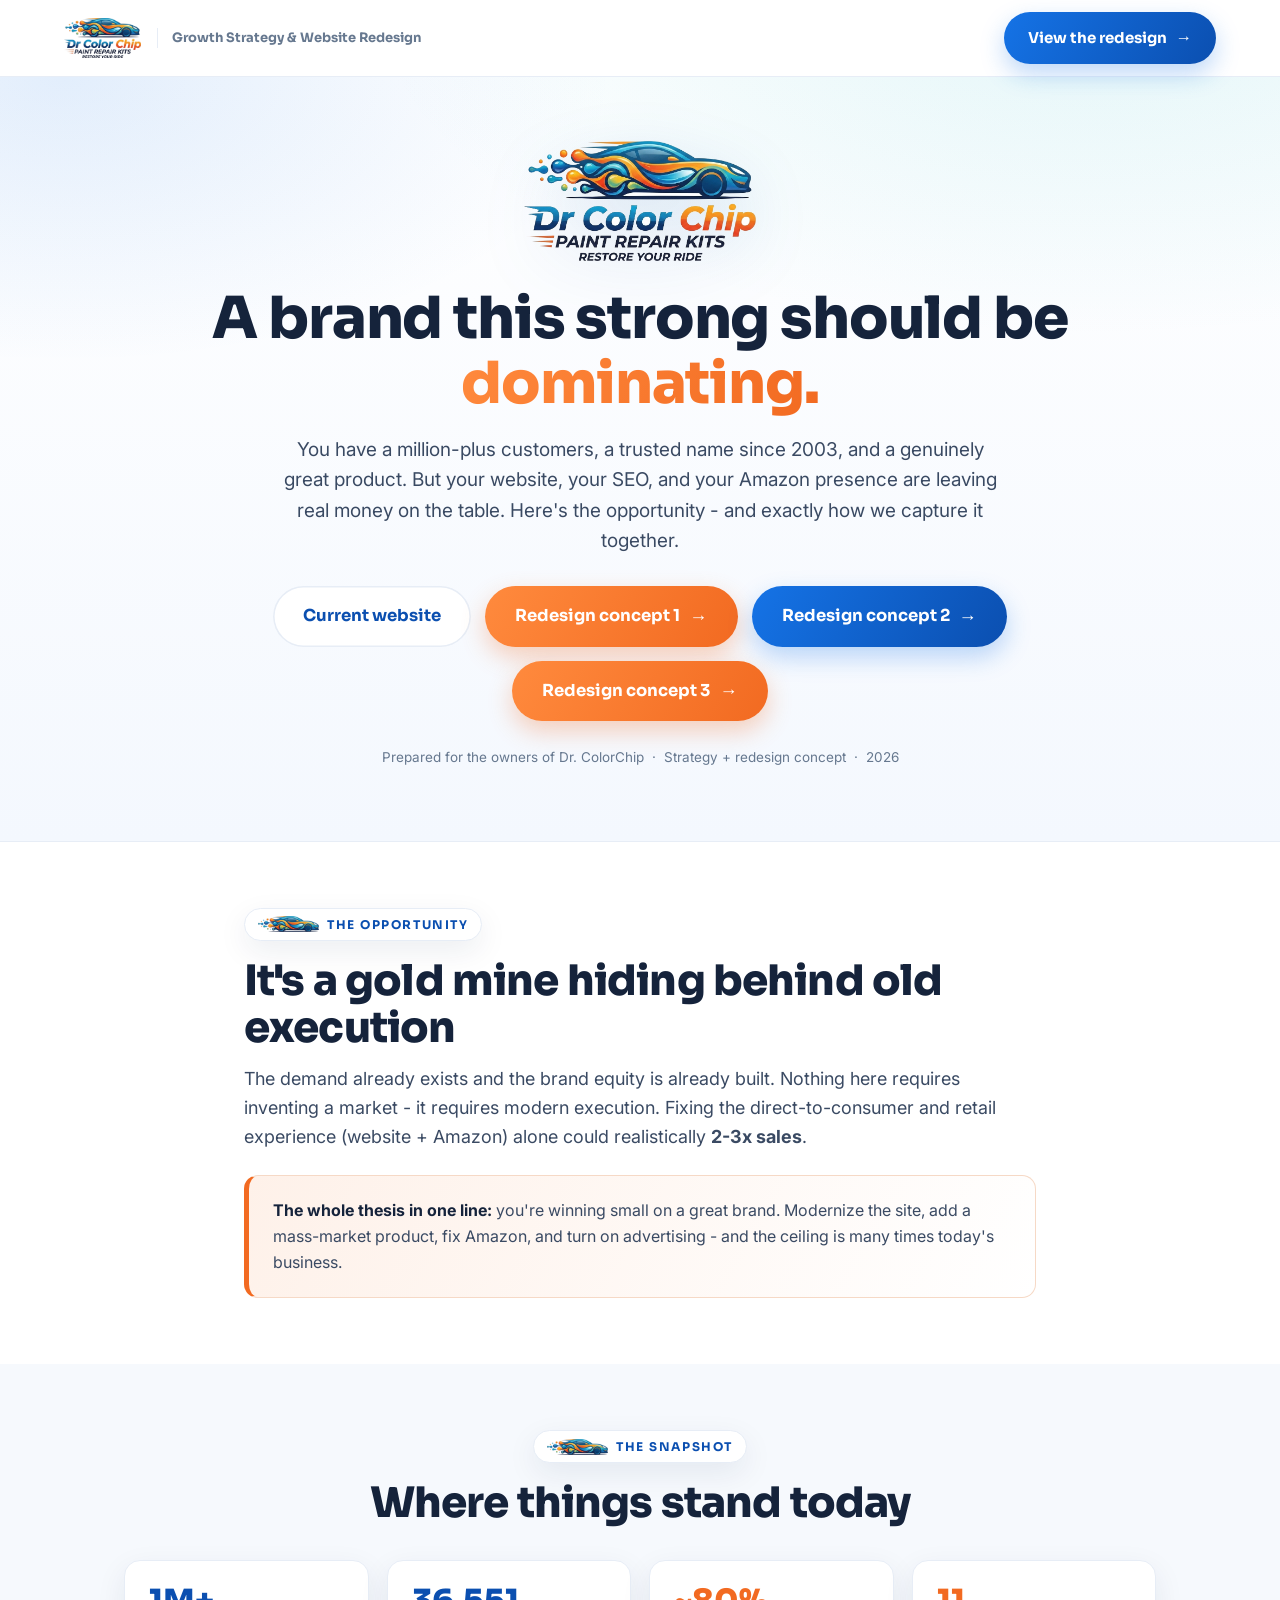
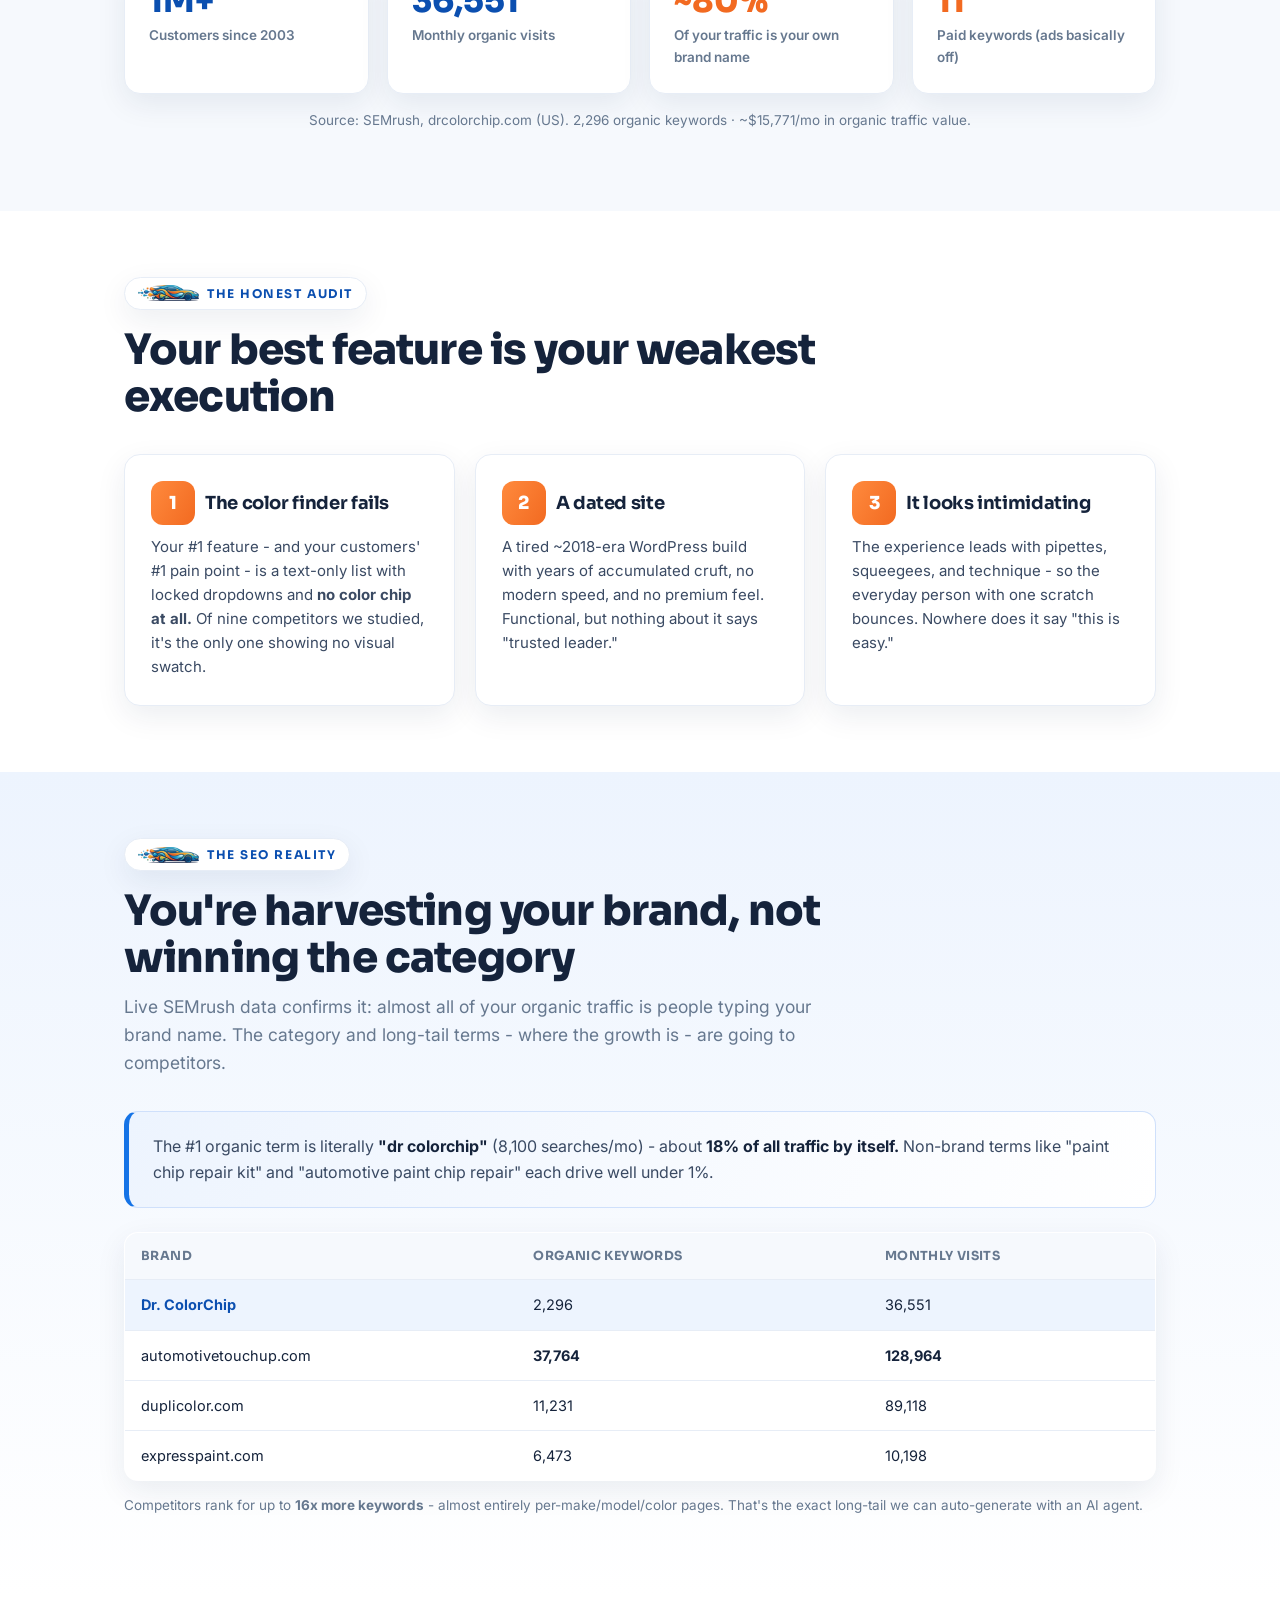
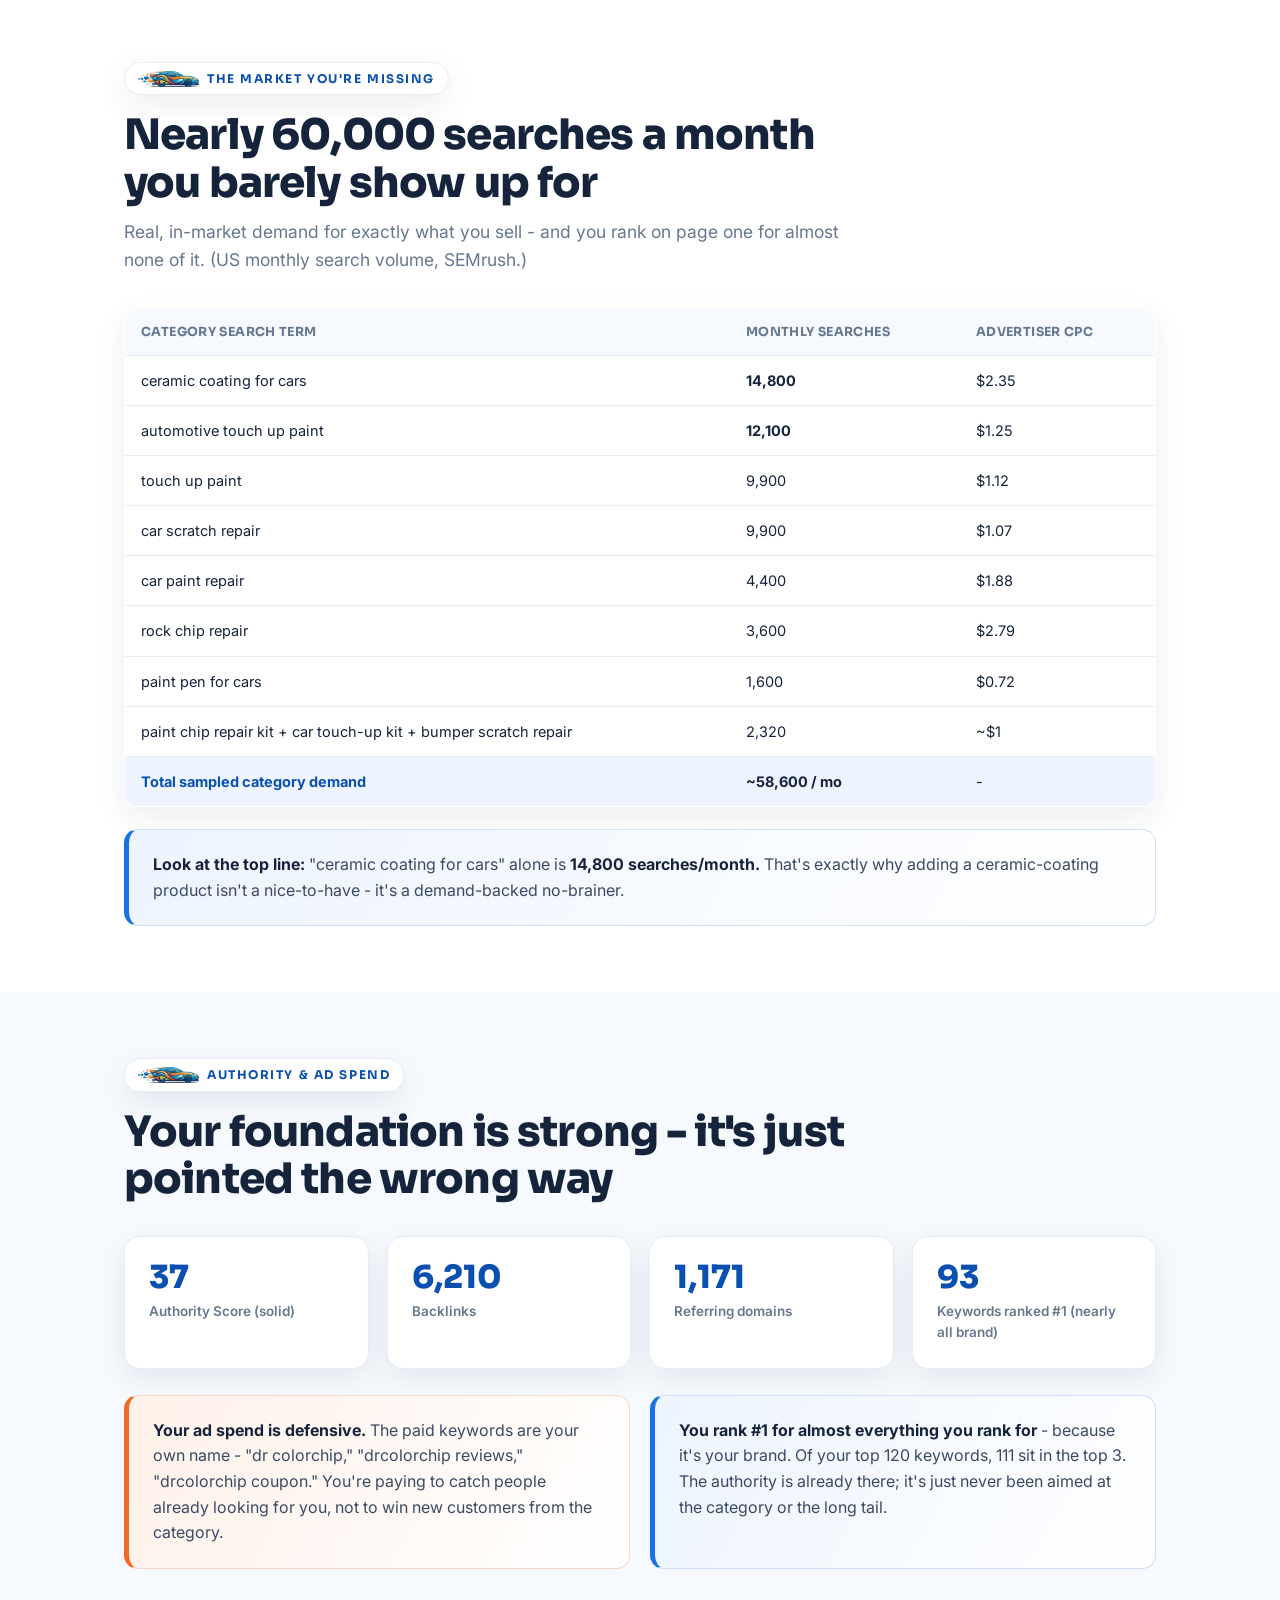
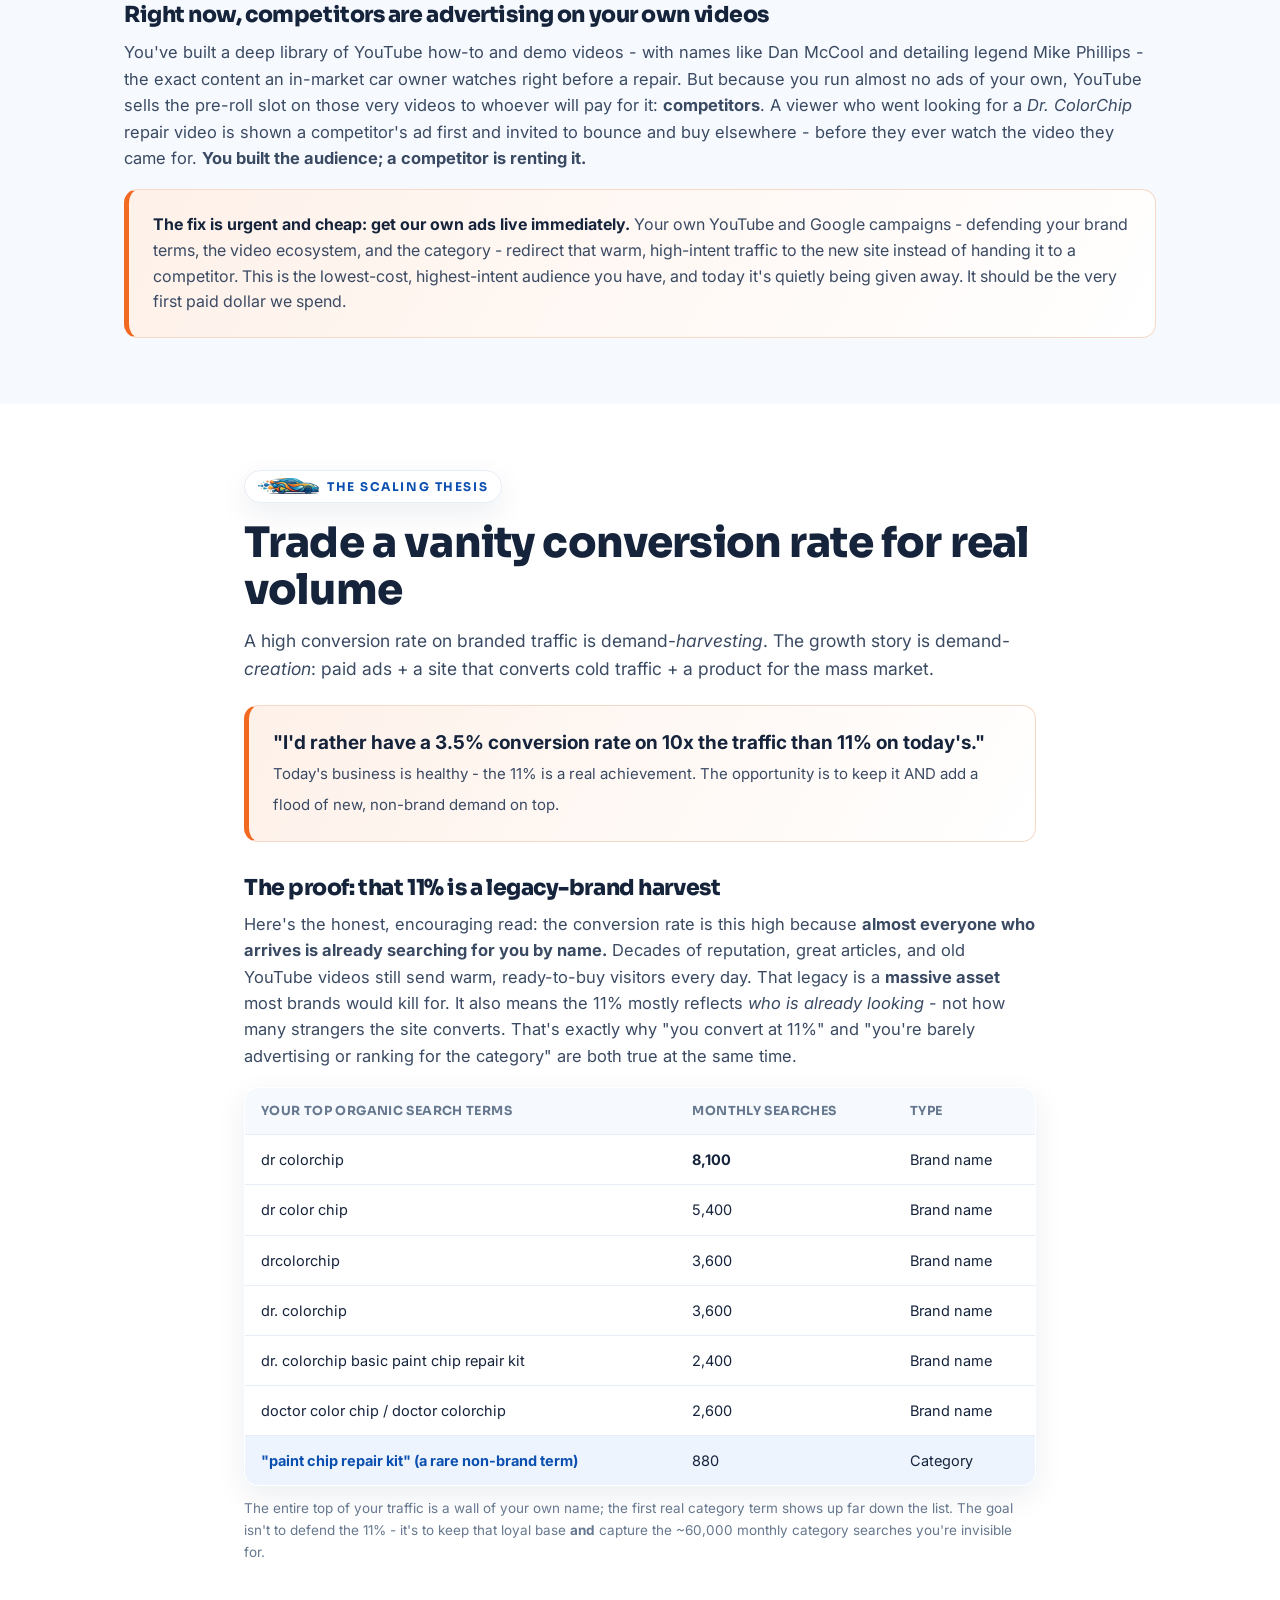
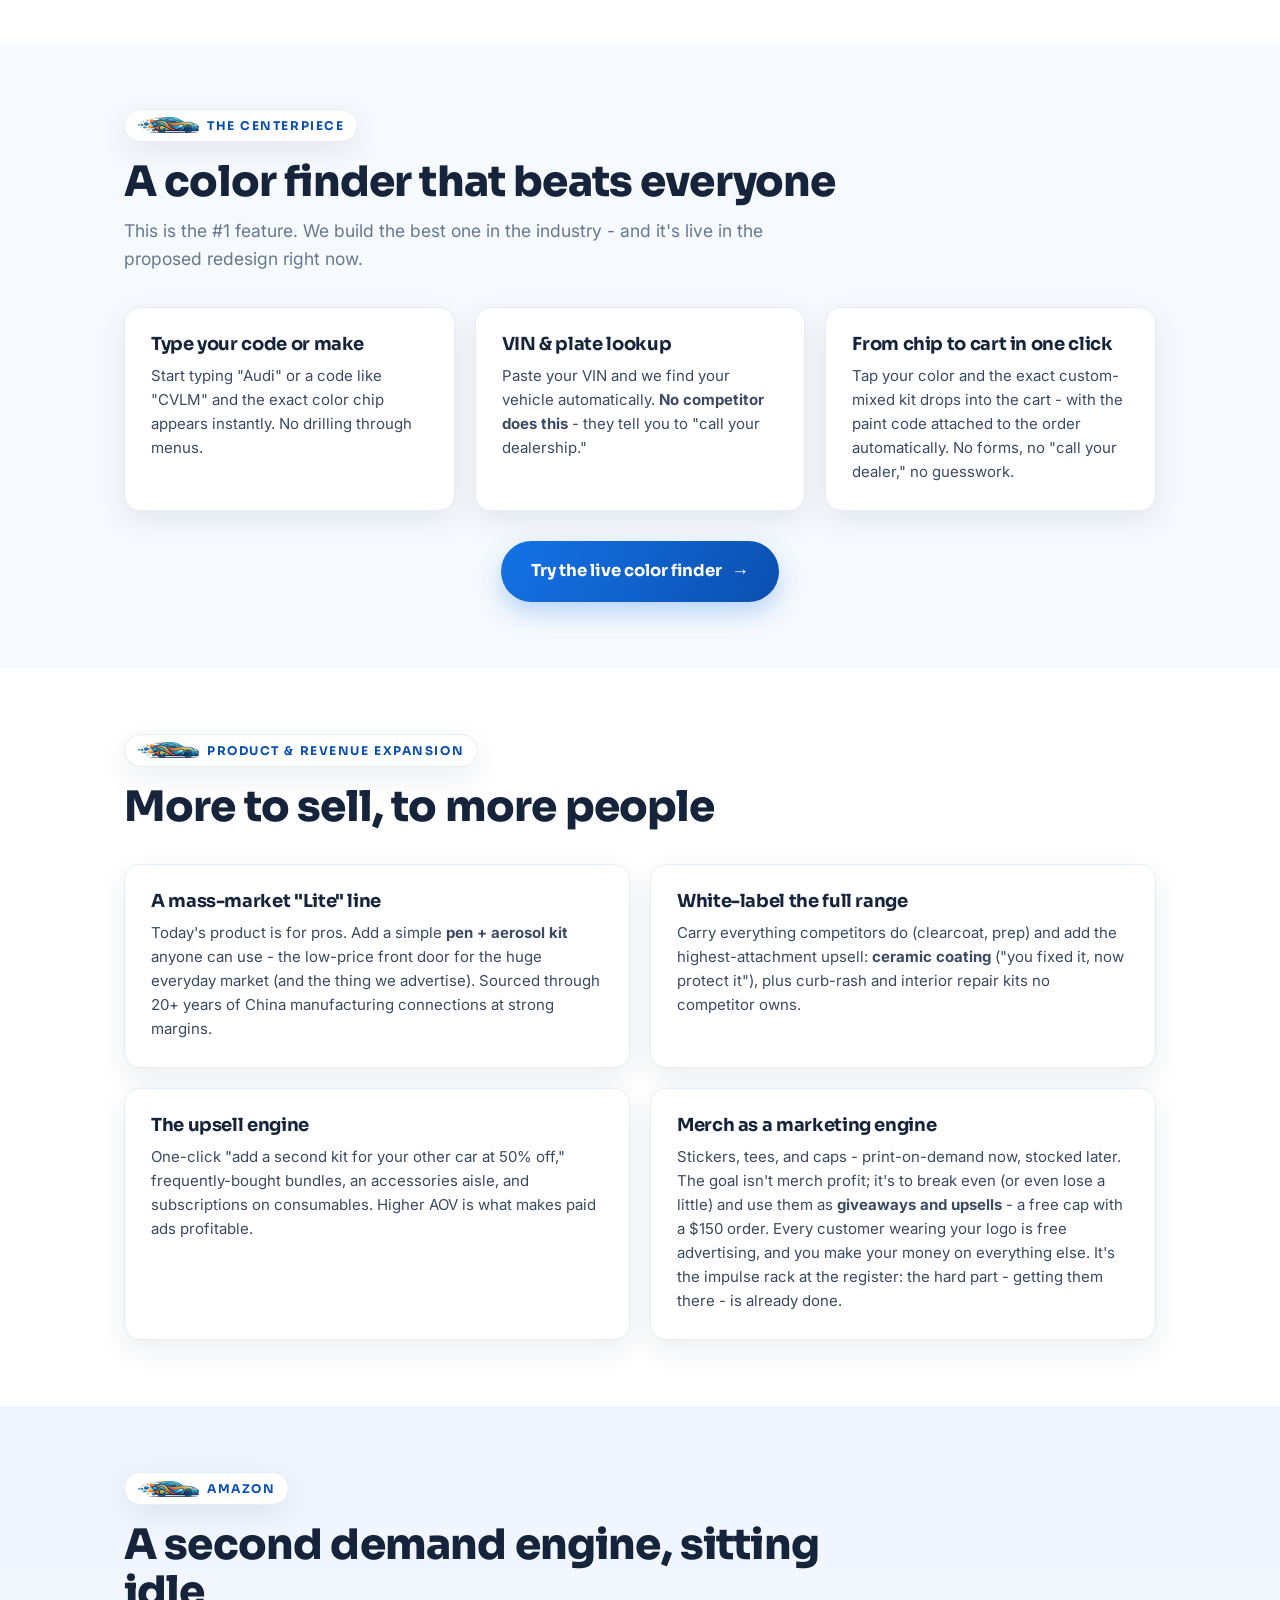
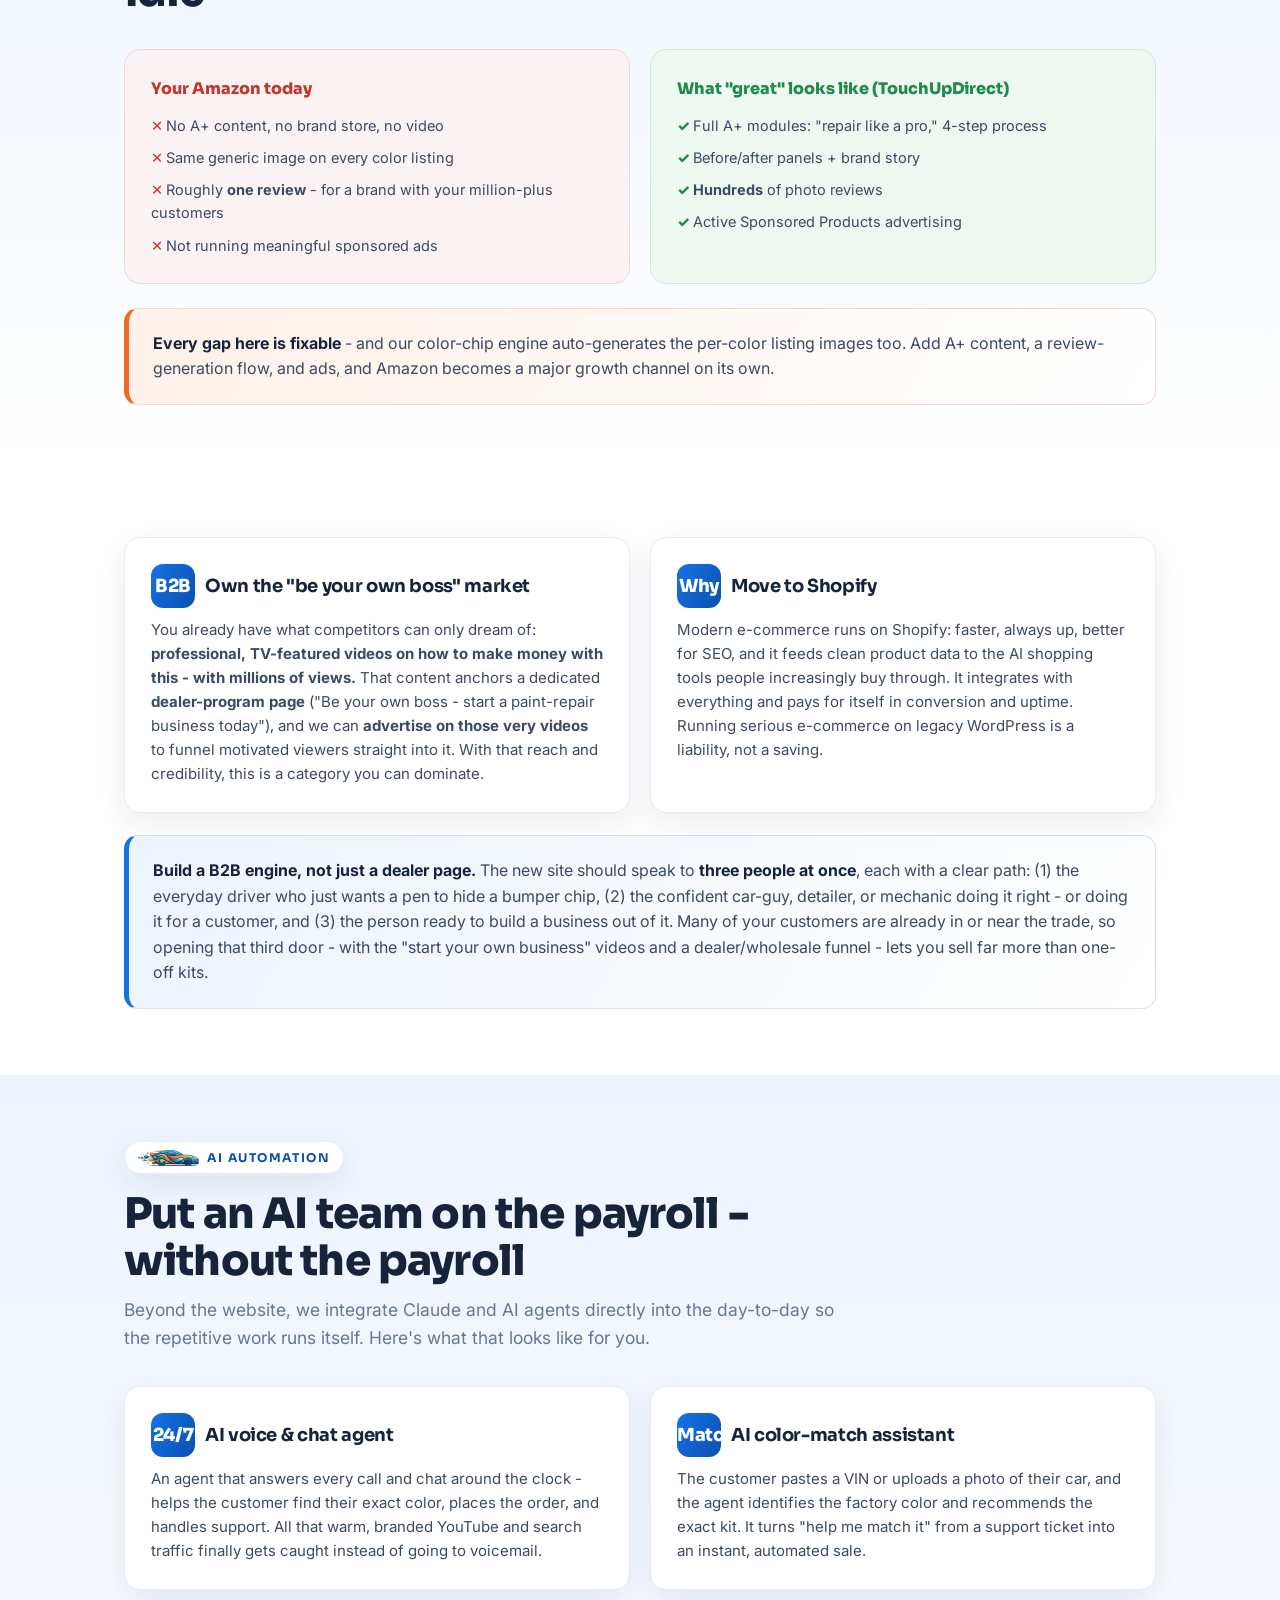
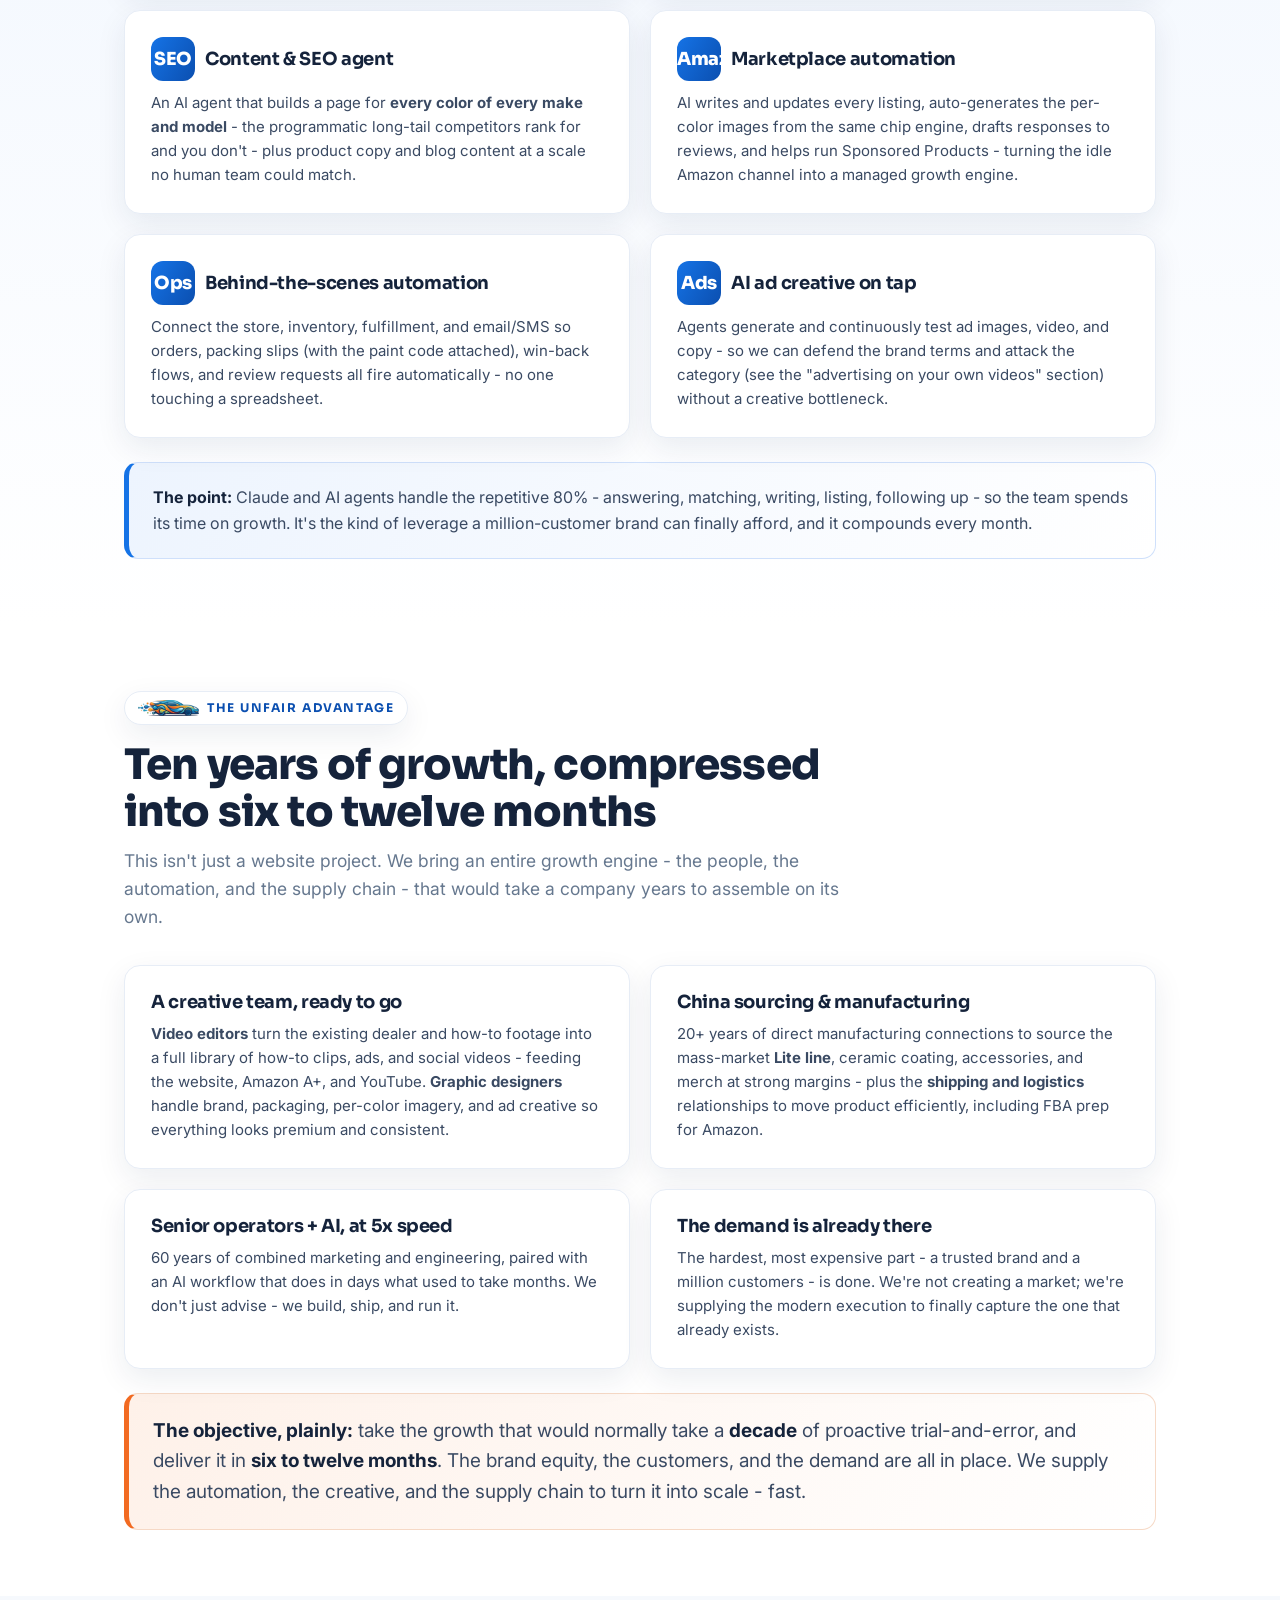
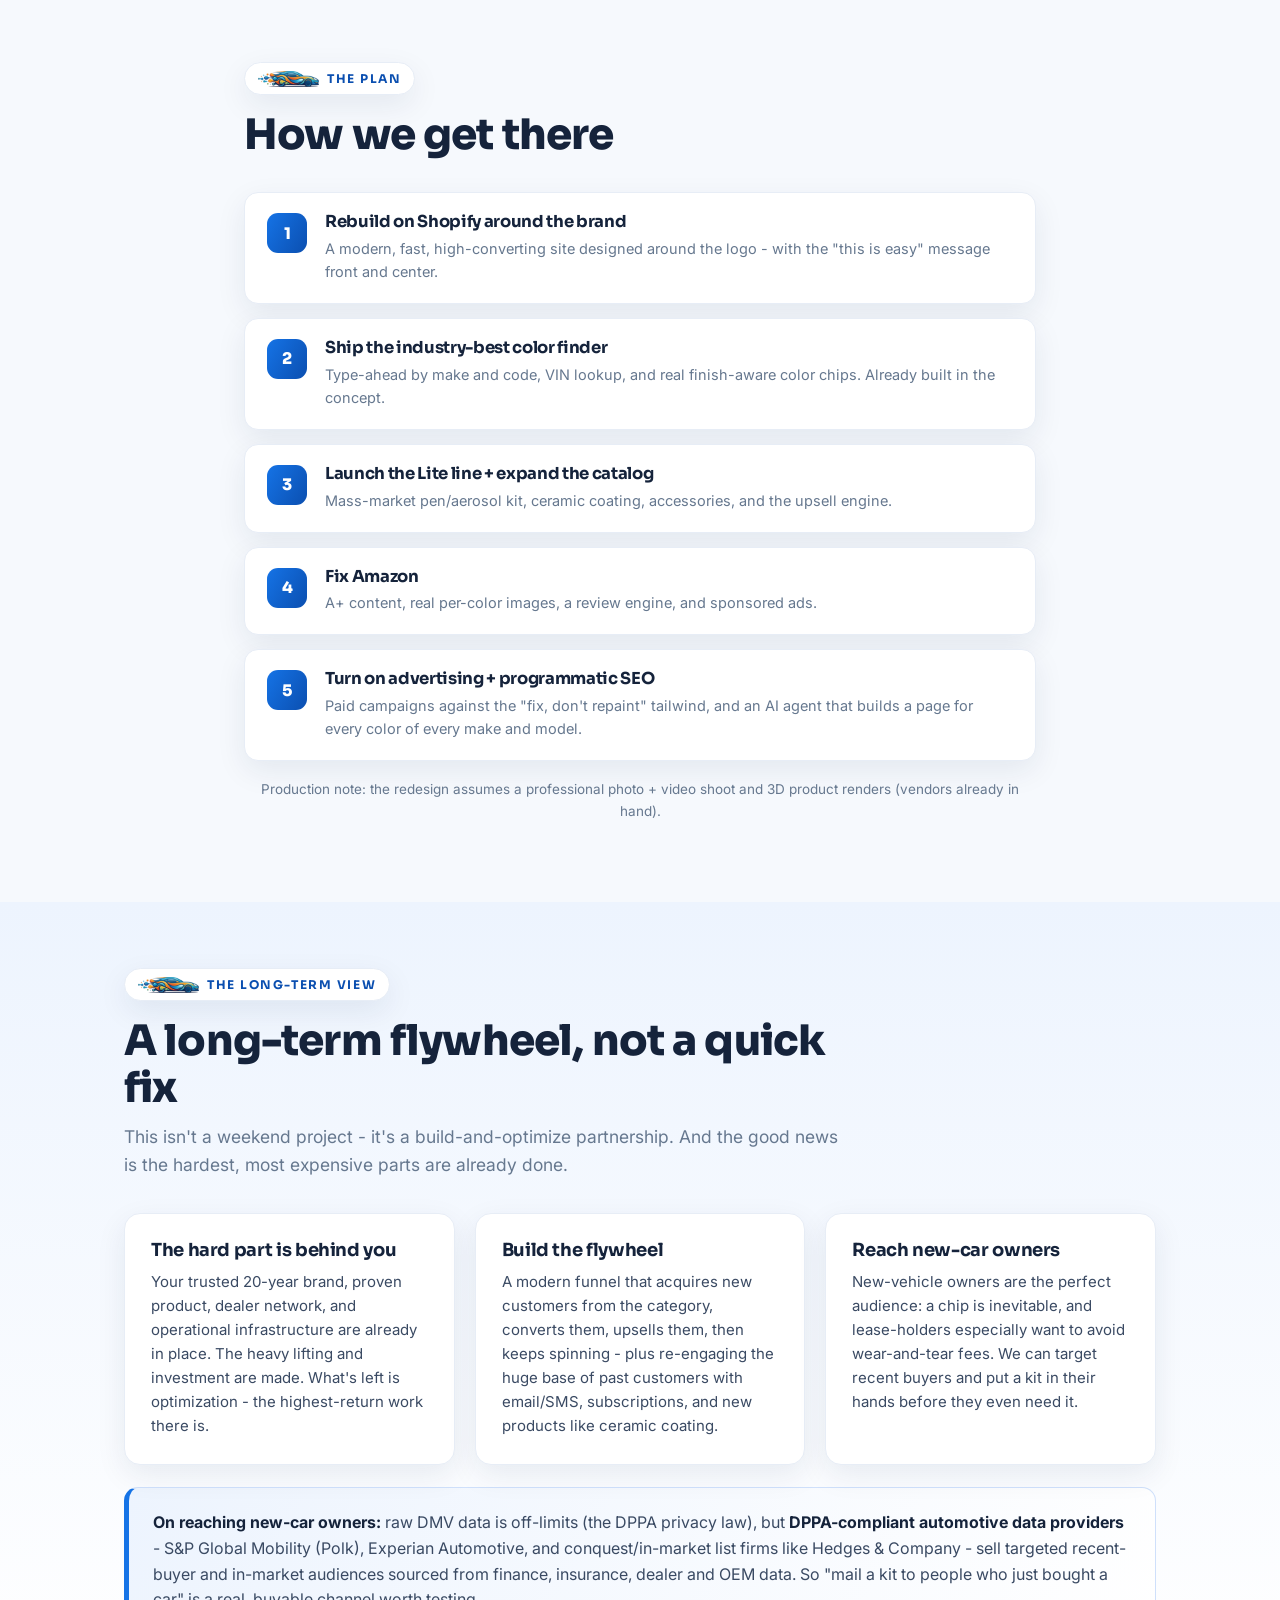
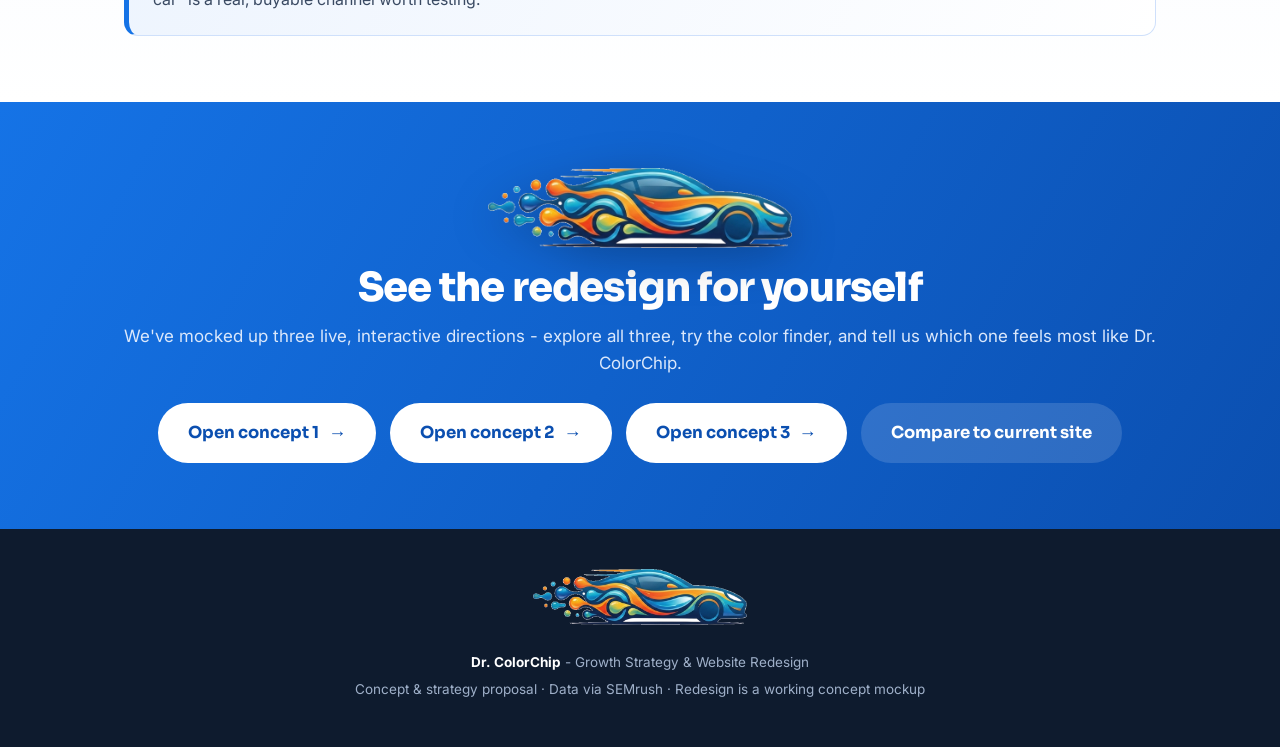
<file: index.html>
<!DOCTYPE html>
<html lang="en">
<head>
<meta charset="UTF-8" />
<meta name="viewport" content="width=device-width, initial-scale=1.0" />
<title>Dr. ColorChip - Growth Strategy & Website Redesign</title>
<meta name="description" content="A growth strategy and website redesign proposal for Dr. ColorChip: modern Shopify rebuild, an industry-best color finder, product-line expansion, Amazon, and paid scaling." />
<meta name="robots" content="noindex" />
<link rel="preconnect" href="https://fonts.googleapis.com" />
<link rel="preconnect" href="https://fonts.gstatic.com" crossorigin />
<link href="https://fonts.googleapis.com/css2?family=Sora:wght@600;700;800&family=Inter:wght@400;500;600;700&display=swap" rel="stylesheet" />
<style>
:root{
  --blue:#1573E6;--blue-deep:#0B4FB0;--blue-ink:#0A2A5E;
  --orange:#F26A21;--orange-2:#FF8A3D;--teal:#17b3c6;
  --ink:#15233b;--ink-2:#3a4a63;--muted:#66788f;
  --line:#e7edf6;--soft:#f6f9fd;--soft-blue:#edf4fe;--soft-orange:#fef1e9;
  --radius:16px;--radius-lg:24px;
  --shadow:0 10px 30px rgba(16,40,80,.08);--shadow-lg:0 24px 60px rgba(11,79,176,.13);
  --grad:linear-gradient(120deg,var(--blue),var(--blue-deep));
  --grad-hot:linear-gradient(120deg,var(--orange-2),var(--orange));
}
*{box-sizing:border-box}
html{scroll-behavior:smooth}
body{margin:0;font-family:Inter,system-ui,sans-serif;color:var(--ink);background:#fff;line-height:1.6;-webkit-font-smoothing:antialiased}
h1,h2,h3,h4{font-family:Sora,sans-serif;margin:0;line-height:1.12;letter-spacing:-.02em}
a{color:inherit}
.wrap{max-width:1080px;margin:0 auto;padding:0 24px}
.narrow{max-width:840px}
section{padding:66px 0}
.tint{background:var(--soft)}
.tint-blue{background:linear-gradient(180deg,var(--soft-blue),#fff)}
.eyebrow{display:inline-flex;align-items:center;gap:8px;font-family:Sora;font-weight:700;font-size:12px;letter-spacing:.13em;text-transform:uppercase;color:var(--blue-deep);background:#fff;border:1px solid var(--line);padding:6px 13px;border-radius:100px;box-shadow:var(--shadow)}
.eyebrow img{height:16px;width:auto}
.eyebrow.center{margin:0 auto}
.sec-head{max-width:720px;margin:0 0 34px}
.sec-head.center{margin:0 auto 34px;text-align:center}
h2.big{font-size:clamp(28px,4vw,42px);font-weight:800;margin-top:16px}
.sec-head p{color:var(--muted);font-size:17.5px;margin-top:12px}
.btn{display:inline-flex;align-items:center;gap:9px;font-family:Sora;font-weight:700;font-size:15px;border:0;border-radius:100px;padding:14px 24px;cursor:pointer;text-decoration:none;transition:.18s transform,.18s box-shadow}
.btn:hover{transform:translateY(-2px)}
.btn-blue{background:var(--grad);color:#fff;box-shadow:0 10px 24px rgba(21,115,230,.28)}
.btn-orange{background:var(--grad-hot);color:#fff;box-shadow:0 10px 24px rgba(242,106,33,.30)}
.btn-ghost{background:#fff;color:var(--blue-deep);box-shadow:inset 0 0 0 1.6px var(--line)}
.btn-lg{padding:17px 30px;font-size:16.5px}
.arrow{font-size:1.1em;line-height:1}

/* header */
header.rpt{position:sticky;top:0;z-index:40;background:rgba(255,255,255,.9);backdrop-filter:blur(12px);-webkit-backdrop-filter:blur(12px);border-bottom:1px solid var(--line)}
header.rpt .wrap{display:flex;align-items:center;gap:16px;padding:12px 24px;max-width:1200px}
header.rpt .logo{height:40px;width:auto}
header.rpt .tag{font-family:Sora;font-weight:700;font-size:13px;color:var(--muted);border-left:1px solid var(--line);padding-left:14px}
header.rpt .sp{margin-left:auto}
@media(max-width:640px){header.rpt .tag{display:none}}

/* cover */
.cover{background:
  radial-gradient(1200px 560px at 85% -10%,rgba(23,179,198,.12),transparent 60%),
  radial-gradient(1000px 520px at 5% 0%,rgba(21,115,230,.12),transparent 55%),
  linear-gradient(180deg,#fff,#f4f8fe);
  padding:64px 0 72px;border-bottom:1px solid var(--line)}
.cover .wrap{max-width:1000px;text-align:center}
.cover .coverlogo{height:120px;width:auto;margin:0 auto 26px;display:block;filter:drop-shadow(0 16px 30px rgba(11,79,176,.12))}
.cover h1{font-size:clamp(32px,5.4vw,58px);font-weight:800}
.cover h1 .hl{background:var(--grad-hot);-webkit-background-clip:text;background-clip:text;color:transparent}
.cover .lede{font-size:19px;color:var(--ink-2);max-width:60ch;margin:18px auto 0}
.cover .cta{display:flex;gap:14px;justify-content:center;flex-wrap:wrap;margin-top:30px}
.cover .meta{margin-top:26px;font-size:13.5px;color:var(--muted)}

/* stat cards */
.stats{display:grid;grid-template-columns:repeat(4,1fr);gap:18px}
.stat{background:#fff;border:1px solid var(--line);border-radius:var(--radius);padding:24px;box-shadow:var(--shadow)}
.stat .v{font-family:Sora;font-weight:800;font-size:32px;color:var(--blue-deep);line-height:1}
.stat .l{font-size:13.5px;color:var(--muted);margin-top:8px;font-weight:600}
.stat.hot .v{color:var(--orange);background:none}

/* generic cards */
.grid2{display:grid;grid-template-columns:1fr 1fr;gap:20px}
.grid3{display:grid;grid-template-columns:repeat(3,1fr);gap:20px}
.card{background:#fff;border:1px solid var(--line);border-radius:var(--radius);padding:26px;box-shadow:var(--shadow)}
.card h3{font-size:18px;font-weight:700;display:flex;align-items:center;gap:10px}
.card p{color:var(--ink-2);font-size:15px;margin:10px 0 0}
.ic{width:44px;height:44px;border-radius:12px;background:var(--grad);display:grid;place-items:center;color:#fff;font-family:Sora;font-weight:800;flex:none}
.ic.hot{background:var(--grad-hot)}
ul.clean{list-style:none;padding:0;margin:16px 0 0;display:grid;gap:11px}
ul.clean li{display:flex;gap:11px;font-size:15.5px;color:var(--ink-2)}
ul.clean li::before{content:"";width:18px;height:18px;flex:none;margin-top:3px;border-radius:6px;background:var(--soft-blue) url("data:image/svg+xml,%3Csvg xmlns='http://www.w3.org/2000/svg' viewBox='0 0 24 24' fill='none' stroke='%231573E6' stroke-width='3' stroke-linecap='round' stroke-linejoin='round'%3E%3Cpath d='M20 6L9 17l-5-5'/%3E%3C/svg%3E") center/12px no-repeat}
ul.clean li b{color:var(--ink)}

/* callout */
.callout{background:linear-gradient(120deg,var(--soft-orange),#fff);border:1px solid #f6d9c6;border-left:5px solid var(--orange);border-radius:14px;padding:22px 24px;font-size:16px;color:var(--ink-2)}
.callout b{color:var(--ink)}
.callout.blue{background:linear-gradient(120deg,var(--soft-blue),#fff);border-color:#cfe0fb;border-left-color:var(--blue)}

/* table */
.tbl{width:100%;border-collapse:collapse;background:#fff;border:1px solid var(--line);border-radius:14px;overflow:hidden;box-shadow:var(--shadow);font-size:14.5px}
.tbl th,.tbl td{padding:13px 16px;text-align:left;border-bottom:1px solid var(--line)}
.tbl th{background:var(--soft);font-family:Sora;font-weight:700;font-size:12.5px;letter-spacing:.03em;text-transform:uppercase;color:var(--muted)}
.tbl tr:last-child td{border-bottom:0}
.tbl td b{color:var(--ink)}
.tbl .us{background:var(--soft-blue)}
.tbl .us td:first-child{font-weight:700;color:var(--blue-deep)}

/* compare */
.compare{display:grid;grid-template-columns:1fr 1fr;gap:20px}
.cc{border-radius:var(--radius);padding:26px;border:1px solid var(--line)}
.cc.bad{background:#fbf3f3;border-color:#f2d5d5}
.cc.good{background:#eef8f1;border-color:#cfe9d6}
.cc .h{font-family:Sora;font-weight:800;font-size:16px;display:flex;align-items:center;gap:9px;margin-bottom:12px}
.cc.bad .h{color:#c0392b}.cc.good .h{color:#1f8a4c}
.cc ul{list-style:none;padding:0;margin:0;display:grid;gap:9px;font-size:14.5px;color:var(--ink-2)}
.cc.bad li::before{content:"✕ ";color:#c0392b;font-weight:800}
.cc.good li::before{content:"✓ ";color:#1f8a4c;font-weight:800}

/* roadmap */
.road{display:grid;gap:14px}
.step{display:flex;gap:18px;align-items:flex-start;background:#fff;border:1px solid var(--line);border-radius:14px;padding:20px 22px;box-shadow:var(--shadow)}
.step .n{width:40px;height:40px;border-radius:11px;background:var(--grad);color:#fff;display:grid;place-items:center;font-family:Sora;font-weight:800;flex:none}
.step h3{font-size:16.5px}
.step p{color:var(--muted);font-size:14.5px;margin:5px 0 0}

/* cta band */
.ctaband{background:var(--grad);color:#fff;text-align:center;border-radius:0}
.ctaband h2{color:#fff;font-size:clamp(26px,3.8vw,40px);font-weight:800}
.ctaband p{color:#dbe8fb;font-size:17px;margin:12px 0 26px}
.ctaband .btn-white{background:#fff;color:var(--blue-deep)}
.ctaband img{height:80px;margin:0 auto 18px;display:block;filter:drop-shadow(0 10px 22px rgba(0,0,0,.25))}

/* footer */
footer.rpt{background:#0e1b2e;color:#9fb0c9;padding:40px 0;text-align:center;font-size:13.5px}
footer.rpt img{height:56px;margin-bottom:14px}
footer.rpt p{margin:6px 0}

@media(max-width:860px){.stats{grid-template-columns:1fr 1fr}.grid2,.grid3,.compare{grid-template-columns:1fr}}
</style>
</head>
<body>

<header class="rpt"><div class="wrap">
  <img class="logo" src="assets/logo-full.png" alt="Dr. ColorChip" />
  <span class="tag">Growth Strategy &amp; Website Redesign</span>
  <a class="btn btn-blue sp" href="./site/" target="_blank" rel="noopener">View the redesign <span class="arrow">&rarr;</span></a>
</div></header>

<!-- COVER -->
<section class="cover">
  <div class="wrap">
    <img class="coverlogo" src="assets/logo-full.png" alt="Dr. ColorChip" />
    <h1>A brand this strong should be <span class="hl">dominating.</span></h1>
    <p class="lede">You have a million-plus customers, a trusted name since 2003, and a genuinely great product. But your website, your SEO, and your Amazon presence are leaving real money on the table. Here's the opportunity - and exactly how we capture it together.</p>
    <div class="cta">
      <a class="btn btn-ghost btn-lg" href="https://drcolorchip.com" target="_blank" rel="noopener">Current website</a>
      <a class="btn btn-orange btn-lg" href="./site/" target="_blank" rel="noopener">Redesign concept 1 <span class="arrow">&rarr;</span></a>
      <a class="btn btn-blue btn-lg" href="./site-v2/" target="_blank" rel="noopener">Redesign concept 2 <span class="arrow">&rarr;</span></a>
      <a class="btn btn-orange btn-lg" href="./site-v3/" target="_blank" rel="noopener">Redesign concept 3 <span class="arrow">&rarr;</span></a>
    </div>
    <div class="meta">Prepared for the owners of Dr. ColorChip &nbsp;·&nbsp; Strategy + redesign concept &nbsp;·&nbsp; 2026</div>
  </div>
</section>

<!-- OPPORTUNITY -->
<section>
  <div class="wrap narrow">
    <span class="eyebrow"><img src="assets/logo-car.png" alt="" /> The opportunity</span>
    <h2 class="big" style="margin-top:16px">It's a gold mine hiding behind old execution</h2>
    <p style="font-size:18px;color:var(--ink-2);margin-top:14px">The demand already exists and the brand equity is already built. Nothing here requires inventing a market - it requires modern execution. Fixing the direct-to-consumer and retail experience (website + Amazon) alone could realistically <b>2-3x sales</b>.</p>
    <div class="callout" style="margin-top:24px"><b>The whole thesis in one line:</b> you're winning small on a great brand. Modernize the site, add a mass-market product, fix Amazon, and turn on advertising - and the ceiling is many times today's business.</div>
  </div>
</section>

<!-- SNAPSHOT STATS -->
<section class="tint">
  <div class="wrap">
    <div class="sec-head center"><span class="eyebrow center"><img src="assets/logo-car.png" alt="" /> The snapshot</span><h2 class="big">Where things stand today</h2></div>
    <div class="stats">
      <div class="stat"><div class="v">1M+</div><div class="l">Customers since 2003</div></div>
      <div class="stat"><div class="v">36,551</div><div class="l">Monthly organic visits</div></div>
      <div class="stat hot"><div class="v">~80%</div><div class="l">Of your traffic is your own brand name</div></div>
      <div class="stat hot"><div class="v">11</div><div class="l">Paid keywords (ads basically off)</div></div>
    </div>
    <p style="text-align:center;color:var(--muted);font-size:13.5px;margin-top:16px">Source: SEMrush, drcolorchip.com (US). 2,296 organic keywords · ~$15,771/mo in organic traffic value.</p>
  </div>
</section>

<!-- THE AUDIT -->
<section>
  <div class="wrap">
    <div class="sec-head"><span class="eyebrow"><img src="assets/logo-car.png" alt="" /> The honest audit</span><h2 class="big">Your best feature is your weakest execution</h2></div>
    <div class="grid3">
      <div class="card"><h3><span class="ic hot">1</span> The color finder fails</h3><p>Your #1 feature - and your customers' #1 pain point - is a text-only list with locked dropdowns and <b>no color chip at all.</b> Of nine competitors we studied, it's the only one showing no visual swatch.</p></div>
      <div class="card"><h3><span class="ic hot">2</span> A dated site</h3><p>A tired ~2018-era WordPress build with years of accumulated cruft, no modern speed, and no premium feel. Functional, but nothing about it says "trusted leader."</p></div>
      <div class="card"><h3><span class="ic hot">3</span> It looks intimidating</h3><p>The experience leads with pipettes, squeegees, and technique - so the everyday person with one scratch bounces. Nowhere does it say "this is easy."</p></div>
    </div>
  </div>
</section>

<!-- SEO REALITY -->
<section class="tint-blue">
  <div class="wrap">
    <div class="sec-head"><span class="eyebrow"><img src="assets/logo-car.png" alt="" /> The SEO reality</span><h2 class="big">You're harvesting your brand, not winning the category</h2><p>Live SEMrush data confirms it: almost all of your organic traffic is people typing your brand name. The category and long-tail terms - where the growth is - are going to competitors.</p></div>
    <div class="callout blue" style="margin-bottom:24px">The #1 organic term is literally <b>"dr colorchip"</b> (8,100 searches/mo) - about <b>18% of all traffic by itself.</b> Non-brand terms like "paint chip repair kit" and "automotive paint chip repair" each drive well under 1%.</div>
    <table class="tbl">
      <tr><th>Brand</th><th>Organic keywords</th><th>Monthly visits</th></tr>
      <tr class="us"><td>Dr. ColorChip</td><td>2,296</td><td>36,551</td></tr>
      <tr><td>automotivetouchup.com</td><td><b>37,764</b></td><td><b>128,964</b></td></tr>
      <tr><td>duplicolor.com</td><td>11,231</td><td>89,118</td></tr>
      <tr><td>expresspaint.com</td><td>6,473</td><td>10,198</td></tr>
    </table>
    <p style="color:var(--muted);font-size:13.5px;margin-top:14px">Competitors rank for up to <b>16x more keywords</b> - almost entirely per-make/model/color pages. That's the exact long-tail we can auto-generate with an AI agent.</p>
  </div>
</section>

<!-- MARKET SIZE -->
<section>
  <div class="wrap">
    <div class="sec-head"><span class="eyebrow"><img src="assets/logo-car.png" alt="" /> The market you're missing</span><h2 class="big">Nearly 60,000 searches a month you barely show up for</h2><p>Real, in-market demand for exactly what you sell - and you rank on page one for almost none of it. (US monthly search volume, SEMrush.)</p></div>
    <table class="tbl">
      <tr><th>Category search term</th><th>Monthly searches</th><th>Advertiser CPC</th></tr>
      <tr><td>ceramic coating for cars</td><td><b>14,800</b></td><td>$2.35</td></tr>
      <tr><td>automotive touch up paint</td><td><b>12,100</b></td><td>$1.25</td></tr>
      <tr><td>touch up paint</td><td>9,900</td><td>$1.12</td></tr>
      <tr><td>car scratch repair</td><td>9,900</td><td>$1.07</td></tr>
      <tr><td>car paint repair</td><td>4,400</td><td>$1.88</td></tr>
      <tr><td>rock chip repair</td><td>3,600</td><td>$2.79</td></tr>
      <tr><td>paint pen for cars</td><td>1,600</td><td>$0.72</td></tr>
      <tr><td>paint chip repair kit + car touch-up kit + bumper scratch repair</td><td>2,320</td><td>~$1</td></tr>
      <tr class="us"><td>Total sampled category demand</td><td><b>~58,600 / mo</b></td><td>-</td></tr>
    </table>
    <div class="callout blue" style="margin-top:22px"><b>Look at the top line:</b> "ceramic coating for cars" alone is <b>14,800 searches/month.</b> That's exactly why adding a ceramic-coating product isn't a nice-to-have - it's a demand-backed no-brainer.</div>
  </div>
</section>

<!-- AUTHORITY + PAID -->
<section class="tint">
  <div class="wrap">
    <div class="sec-head"><span class="eyebrow"><img src="assets/logo-car.png" alt="" /> Authority &amp; ad spend</span><h2 class="big">Your foundation is strong - it's just pointed the wrong way</h2></div>
    <div class="stats" style="margin-bottom:26px">
      <div class="stat"><div class="v">37</div><div class="l">Authority Score (solid)</div></div>
      <div class="stat"><div class="v">6,210</div><div class="l">Backlinks</div></div>
      <div class="stat"><div class="v">1,171</div><div class="l">Referring domains</div></div>
      <div class="stat"><div class="v">93</div><div class="l">Keywords ranked #1 (nearly all brand)</div></div>
    </div>
    <div class="grid2">
      <div class="callout"><b>Your ad spend is defensive.</b> The paid keywords are your own name - "dr colorchip," "drcolorchip reviews," "drcolorchip coupon." You're paying to catch people already looking for you, not to win new customers from the category.</div>
      <div class="callout blue"><b>You rank #1 for almost everything you rank for</b> - because it's your brand. Of your top 120 keywords, 111 sit in the top 3. The authority is already there; it's just never been aimed at the category or the long tail.</div>
    </div>

    <div style="margin-top:34px">
      <h3 style="font-family:Sora;font-weight:800;font-size:22px">Right now, competitors are advertising on your own videos</h3>
      <p style="color:var(--ink-2);font-size:16.5px;margin-top:12px">You've built a deep library of YouTube how-to and demo videos - with names like Dan McCool and detailing legend Mike Phillips - the exact content an in-market car owner watches right before a repair. But because you run almost no ads of your own, YouTube sells the pre-roll slot on those very videos to whoever will pay for it: <b>competitors</b>. A viewer who went looking for a <i>Dr. ColorChip</i> repair video is shown a competitor's ad first and invited to bounce and buy elsewhere - before they ever watch the video they came for. <b>You built the audience; a competitor is renting it.</b></p>
      <div class="callout" style="margin-top:18px;border-left:5px solid #F26A21"><b>The fix is urgent and cheap: get our own ads live immediately.</b> Your own YouTube and Google campaigns - defending your brand terms, the video ecosystem, and the category - redirect that warm, high-intent traffic to the new site instead of handing it to a competitor. This is the lowest-cost, highest-intent audience you have, and today it's quietly being given away. It should be the very first paid dollar we spend.</div>
    </div>
  </div>
</section>

<!-- SCALING THESIS -->
<section>
  <div class="wrap narrow">
    <span class="eyebrow"><img src="assets/logo-car.png" alt="" /> The scaling thesis</span>
    <h2 class="big" style="margin-top:16px">Trade a vanity conversion rate for real volume</h2>
    <p style="font-size:17.5px;color:var(--ink-2);margin-top:14px">A high conversion rate on branded traffic is demand-<i>harvesting</i>. The growth story is demand-<i>creation</i>: paid ads + a site that converts cold traffic + a product for the mass market.</p>
    <div class="callout" style="margin-top:22px;font-size:19px"><b>"I'd rather have a 3.5% conversion rate on 10x the traffic than 11% on today's."</b><br><span style="font-size:15px">Today's business is healthy - the 11% is a real achievement. The opportunity is to keep it AND add a flood of new, non-brand demand on top.</span></div>
    <div style="margin-top:34px">
      <h3 style="font-family:Sora;font-weight:800;font-size:22px">The proof: that 11% is a legacy-brand harvest</h3>
      <p style="color:var(--ink-2);font-size:16.5px;margin-top:10px">Here's the honest, encouraging read: the conversion rate is this high because <b>almost everyone who arrives is already searching for you by name.</b> Decades of reputation, great articles, and old YouTube videos still send warm, ready-to-buy visitors every day. That legacy is a <b>massive asset</b> most brands would kill for. It also means the 11% mostly reflects <i>who is already looking</i> - not how many strangers the site converts. That's exactly why "you convert at 11%" and "you're barely advertising or ranking for the category" are both true at the same time.</p>
      <table class="tbl" style="margin-top:18px">
        <tr><th>Your top organic search terms</th><th>Monthly searches</th><th>Type</th></tr>
        <tr><td>dr colorchip</td><td><b>8,100</b></td><td>Brand name</td></tr>
        <tr><td>dr color chip</td><td>5,400</td><td>Brand name</td></tr>
        <tr><td>drcolorchip</td><td>3,600</td><td>Brand name</td></tr>
        <tr><td>dr. colorchip</td><td>3,600</td><td>Brand name</td></tr>
        <tr><td>dr. colorchip basic paint chip repair kit</td><td>2,400</td><td>Brand name</td></tr>
        <tr><td>doctor color chip / doctor colorchip</td><td>2,600</td><td>Brand name</td></tr>
        <tr class="us"><td>"paint chip repair kit" (a rare non-brand term)</td><td>880</td><td>Category</td></tr>
      </table>
      <p style="color:var(--muted);font-size:13.5px;margin-top:12px">The entire top of your traffic is a wall of your own name; the first real category term shows up far down the list. The goal isn't to defend the 11% - it's to keep that loyal base <b>and</b> capture the ~60,000 monthly category searches you're invisible for.</p>
    </div>
  </div>
</section>

<!-- THE COLOR FINDER -->
<section class="tint">
  <div class="wrap">
    <div class="sec-head"><span class="eyebrow"><img src="assets/logo-car.png" alt="" /> The centerpiece</span><h2 class="big">A color finder that beats everyone</h2><p>This is the #1 feature. We build the best one in the industry - and it's live in the proposed redesign right now.</p></div>
    <div class="grid3">
      <div class="card"><h3>Type your code or make</h3><p>Start typing "Audi" or a code like "CVLM" and the exact color chip appears instantly. No drilling through menus.</p></div>
      <div class="card"><h3>VIN &amp; plate lookup</h3><p>Paste your VIN and we find your vehicle automatically. <b>No competitor does this</b> - they tell you to "call your dealership."</p></div>
      <div class="card"><h3>From chip to cart in one click</h3><p>Tap your color and the exact custom-mixed kit drops into the cart - with the paint code attached to the order automatically. No forms, no "call your dealer," no guesswork.</p></div>
    </div>
    <div style="text-align:center;margin-top:30px"><a class="btn btn-blue btn-lg" href="./site/#finder" target="_blank" rel="noopener">Try the live color finder <span class="arrow">&rarr;</span></a></div>
  </div>
</section>

<!-- PRODUCT EXPANSION -->
<section>
  <div class="wrap">
    <div class="sec-head"><span class="eyebrow"><img src="assets/logo-car.png" alt="" /> Product &amp; revenue expansion</span><h2 class="big">More to sell, to more people</h2></div>
    <div class="grid2">
      <div class="card"><h3>A mass-market "Lite" line</h3><p>Today's product is for pros. Add a simple <b>pen + aerosol kit</b> anyone can use - the low-price front door for the huge everyday market (and the thing we advertise). Sourced through 20+ years of China manufacturing connections at strong margins.</p></div>
      <div class="card"><h3>White-label the full range</h3><p>Carry everything competitors do (clearcoat, prep) and add the highest-attachment upsell: <b>ceramic coating</b> ("you fixed it, now protect it"), plus curb-rash and interior repair kits no competitor owns.</p></div>
      <div class="card"><h3>The upsell engine</h3><p>One-click "add a second kit for your other car at 50% off," frequently-bought bundles, an accessories aisle, and subscriptions on consumables. Higher AOV is what makes paid ads profitable.</p></div>
      <div class="card"><h3>Merch as a marketing engine</h3><p>Stickers, tees, and caps - print-on-demand now, stocked later. The goal isn't merch profit; it's to break even (or even lose a little) and use them as <b>giveaways and upsells</b> - a free cap with a $150 order. Every customer wearing your logo is free advertising, and you make your money on everything else. It's the impulse rack at the register: the hard part - getting them there - is already done.</p></div>
    </div>
  </div>
</section>

<!-- AMAZON -->
<section class="tint-blue">
  <div class="wrap">
    <div class="sec-head"><span class="eyebrow"><img src="assets/logo-car.png" alt="" /> Amazon</span><h2 class="big">A second demand engine, sitting idle</h2></div>
    <div class="compare">
      <div class="cc bad"><div class="h">Your Amazon today</div><ul>
        <li>No A+ content, no brand store, no video</li>
        <li>Same generic image on every color listing</li>
        <li>Roughly <b>one review</b> - for a brand with your million-plus customers</li>
        <li>Not running meaningful sponsored ads</li>
      </ul></div>
      <div class="cc good"><div class="h">What "great" looks like (TouchUpDirect)</div><ul>
        <li>Full A+ modules: "repair like a pro," 4-step process</li>
        <li>Before/after panels + brand story</li>
        <li><b>Hundreds</b> of photo reviews</li>
        <li>Active Sponsored Products advertising</li>
      </ul></div>
    </div>
    <div class="callout" style="margin-top:24px"><b>Every gap here is fixable</b> - and our color-chip engine auto-generates the per-color listing images too. Add A+ content, a review-generation flow, and ads, and Amazon becomes a major growth channel on its own.</div>
  </div>
</section>

<!-- DEALER + SHOPIFY row -->
<section>
  <div class="wrap">
    <div class="grid2">
      <div class="card"><h3><span class="ic">B2B</span> Own the "be your own boss" market</h3><p>You already have what competitors can only dream of: <b>professional, TV-featured videos on how to make money with this - with millions of views.</b> That content anchors a dedicated <b>dealer-program page</b> ("Be your own boss - start a paint-repair business today"), and we can <b>advertise on those very videos</b> to funnel motivated viewers straight into it. With that reach and credibility, this is a category you can dominate.</p></div>
      <div class="card"><h3><span class="ic">Why</span> Move to Shopify</h3><p>Modern e-commerce runs on Shopify: faster, always up, better for SEO, and it feeds clean product data to the AI shopping tools people increasingly buy through. It integrates with everything and pays for itself in conversion and uptime. Running serious e-commerce on legacy WordPress is a liability, not a saving.</p></div>
    </div>
    <div class="callout blue" style="margin-top:22px"><b>Build a B2B engine, not just a dealer page.</b> The new site should speak to <b>three people at once</b>, each with a clear path: (1) the everyday driver who just wants a pen to hide a bumper chip, (2) the confident car-guy, detailer, or mechanic doing it right - or doing it for a customer, and (3) the person ready to build a business out of it. Many of your customers are already in or near the trade, so opening that third door - with the "start your own business" videos and a dealer/wholesale funnel - lets you sell far more than one-off kits.</div>
  </div>
</section>

<!-- AI AUTOMATION -->
<section class="tint-blue">
  <div class="wrap">
    <div class="sec-head"><span class="eyebrow"><img src="assets/logo-car.png" alt="" /> AI automation</span><h2 class="big">Put an AI team on the payroll - without the payroll</h2><p>Beyond the website, we integrate Claude and AI agents directly into the day-to-day so the repetitive work runs itself. Here's what that looks like for you.</p></div>
    <div class="grid2">
      <div class="card"><h3><span class="ic">24/7</span> AI voice &amp; chat agent</h3><p>An agent that answers every call and chat around the clock - helps the customer find their exact color, places the order, and handles support. All that warm, branded YouTube and search traffic finally gets caught instead of going to voicemail.</p></div>
      <div class="card"><h3><span class="ic">Match</span> AI color-match assistant</h3><p>The customer pastes a VIN or uploads a photo of their car, and the agent identifies the factory color and recommends the exact kit. It turns "help me match it" from a support ticket into an instant, automated sale.</p></div>
      <div class="card"><h3><span class="ic">SEO</span> Content &amp; SEO agent</h3><p>An AI agent that builds a page for <b>every color of every make and model</b> - the programmatic long-tail competitors rank for and you don't - plus product copy and blog content at a scale no human team could match.</p></div>
      <div class="card"><h3><span class="ic">Amazon</span> Marketplace automation</h3><p>AI writes and updates every listing, auto-generates the per-color images from the same chip engine, drafts responses to reviews, and helps run Sponsored Products - turning the idle Amazon channel into a managed growth engine.</p></div>
      <div class="card"><h3><span class="ic">Ops</span> Behind-the-scenes automation</h3><p>Connect the store, inventory, fulfillment, and email/SMS so orders, packing slips (with the paint code attached), win-back flows, and review requests all fire automatically - no one touching a spreadsheet.</p></div>
      <div class="card"><h3><span class="ic">Ads</span> AI ad creative on tap</h3><p>Agents generate and continuously test ad images, video, and copy - so we can defend the brand terms and attack the category (see the "advertising on your own videos" section) without a creative bottleneck.</p></div>
    </div>
    <div class="callout blue" style="margin-top:24px"><b>The point:</b> Claude and AI agents handle the repetitive 80% - answering, matching, writing, listing, following up - so the team spends its time on growth. It's the kind of leverage a million-customer brand can finally afford, and it compounds every month.</div>
  </div>
</section>

<!-- GROWTH ACCELERATION -->
<section>
  <div class="wrap">
    <div class="sec-head"><span class="eyebrow"><img src="assets/logo-car.png" alt="" /> The unfair advantage</span><h2 class="big">Ten years of growth, compressed into six to twelve months</h2><p>This isn't just a website project. We bring an entire growth engine - the people, the automation, and the supply chain - that would take a company years to assemble on its own.</p></div>
    <div class="grid2">
      <div class="card"><h3>A creative team, ready to go</h3><p><b>Video editors</b> turn the existing dealer and how-to footage into a full library of how-to clips, ads, and social videos - feeding the website, Amazon A+, and YouTube. <b>Graphic designers</b> handle brand, packaging, per-color imagery, and ad creative so everything looks premium and consistent.</p></div>
      <div class="card"><h3>China sourcing &amp; manufacturing</h3><p>20+ years of direct manufacturing connections to source the mass-market <b>Lite line</b>, ceramic coating, accessories, and merch at strong margins - plus the <b>shipping and logistics</b> relationships to move product efficiently, including FBA prep for Amazon.</p></div>
      <div class="card"><h3>Senior operators + AI, at 5x speed</h3><p>60 years of combined marketing and engineering, paired with an AI workflow that does in days what used to take months. We don't just advise - we build, ship, and run it.</p></div>
      <div class="card"><h3>The demand is already there</h3><p>The hardest, most expensive part - a trusted brand and a million customers - is done. We're not creating a market; we're supplying the modern execution to finally capture the one that already exists.</p></div>
    </div>
    <div class="callout" style="margin-top:24px;font-size:19px"><b>The objective, plainly:</b> take the growth that would normally take a <b>decade</b> of proactive trial-and-error, and deliver it in <b>six to twelve months</b>. The brand equity, the customers, and the demand are all in place. We supply the automation, the creative, and the supply chain to turn it into scale - fast.</div>
  </div>
</section>

<!-- ROADMAP -->
<section class="tint">
  <div class="wrap narrow">
    <div class="sec-head"><span class="eyebrow"><img src="assets/logo-car.png" alt="" /> The plan</span><h2 class="big">How we get there</h2></div>
    <div class="road">
      <div class="step"><div class="n">1</div><div><h3>Rebuild on Shopify around the brand</h3><p>A modern, fast, high-converting site designed around the logo - with the "this is easy" message front and center.</p></div></div>
      <div class="step"><div class="n">2</div><div><h3>Ship the industry-best color finder</h3><p>Type-ahead by make and code, VIN lookup, and real finish-aware color chips. Already built in the concept.</p></div></div>
      <div class="step"><div class="n">3</div><div><h3>Launch the Lite line + expand the catalog</h3><p>Mass-market pen/aerosol kit, ceramic coating, accessories, and the upsell engine.</p></div></div>
      <div class="step"><div class="n">4</div><div><h3>Fix Amazon</h3><p>A+ content, real per-color images, a review engine, and sponsored ads.</p></div></div>
      <div class="step"><div class="n">5</div><div><h3>Turn on advertising + programmatic SEO</h3><p>Paid campaigns against the "fix, don't repaint" tailwind, and an AI agent that builds a page for every color of every make and model.</p></div></div>
    </div>
    <p style="color:var(--muted);font-size:13.5px;margin-top:18px;text-align:center">Production note: the redesign assumes a professional photo + video shoot and 3D product renders (vendors already in hand).</p>
  </div>
</section>

<!-- LONG-TERM FLYWHEEL -->
<section class="tint-blue">
  <div class="wrap">
    <div class="sec-head"><span class="eyebrow"><img src="assets/logo-car.png" alt="" /> The long-term view</span><h2 class="big">A long-term flywheel, not a quick fix</h2><p>This isn't a weekend project - it's a build-and-optimize partnership. And the good news is the hardest, most expensive parts are already done.</p></div>
    <div class="grid3">
      <div class="card"><h3>The hard part is behind you</h3><p>Your trusted 20-year brand, proven product, dealer network, and operational infrastructure are already in place. The heavy lifting and investment are made. What's left is optimization - the highest-return work there is.</p></div>
      <div class="card"><h3>Build the flywheel</h3><p>A modern funnel that acquires new customers from the category, converts them, upsells them, then keeps spinning - plus re-engaging the huge base of past customers with email/SMS, subscriptions, and new products like ceramic coating.</p></div>
      <div class="card"><h3>Reach new-car owners</h3><p>New-vehicle owners are the perfect audience: a chip is inevitable, and lease-holders especially want to avoid wear-and-tear fees. We can target recent buyers and put a kit in their hands before they even need it.</p></div>
    </div>
    <div class="callout blue" style="margin-top:22px"><b>On reaching new-car owners:</b> raw DMV data is off-limits (the DPPA privacy law), but <b>DPPA-compliant automotive data providers</b> - S&P Global Mobility (Polk), Experian Automotive, and conquest/in-market list firms like Hedges &amp; Company - sell targeted recent-buyer and in-market audiences sourced from finance, insurance, dealer and OEM data. So "mail a kit to people who just bought a car" is a real, buyable channel worth testing.</div>
  </div>
</section>

<!-- FINAL CTA -->
<section class="ctaband">
  <div class="wrap">
    <img src="assets/logo-car.png" alt="Dr. ColorChip" />
    <h2>See the redesign for yourself</h2>
    <p>We've mocked up three live, interactive directions - explore all three, try the color finder, and tell us which one feels most like Dr. ColorChip.</p>
    <div style="display:flex;gap:14px;justify-content:center;flex-wrap:wrap">
      <a class="btn btn-white btn-lg" href="./site/" target="_blank" rel="noopener">Open concept 1 <span class="arrow">&rarr;</span></a>
      <a class="btn btn-white btn-lg" href="./site-v2/" target="_blank" rel="noopener">Open concept 2 <span class="arrow">&rarr;</span></a>
      <a class="btn btn-white btn-lg" href="./site-v3/" target="_blank" rel="noopener">Open concept 3 <span class="arrow">&rarr;</span></a>
      <a class="btn btn-lg" style="background:rgba(255,255,255,.14);color:#fff" href="https://drcolorchip.com" target="_blank" rel="noopener">Compare to current site</a>
    </div>
  </div>
</section>

<footer class="rpt">
  <img src="assets/logo-car.png" alt="Dr. ColorChip" />
  <p><b style="color:#fff">Dr. ColorChip</b> - Growth Strategy &amp; Website Redesign</p>
  <p>Concept &amp; strategy proposal · Data via SEMrush · Redesign is a working concept mockup</p>
</footer>

</body>
</html>
</file>
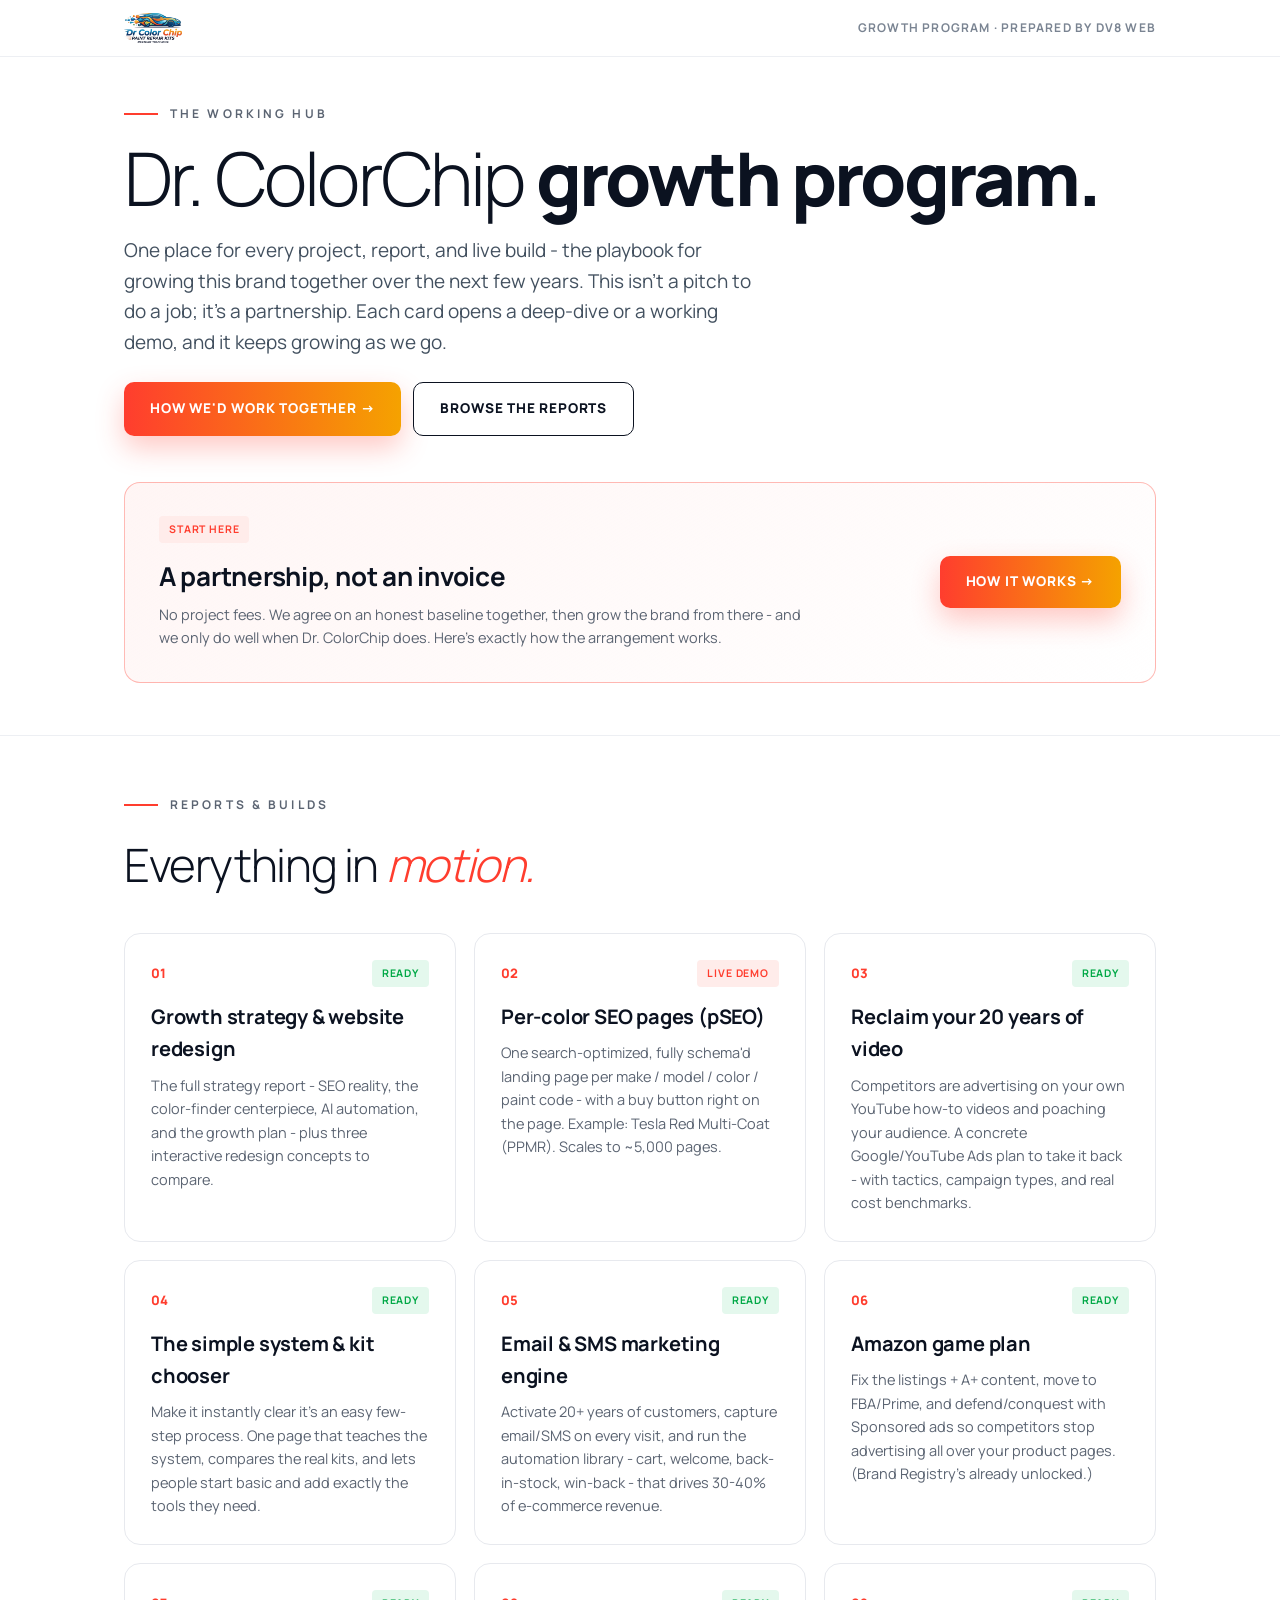
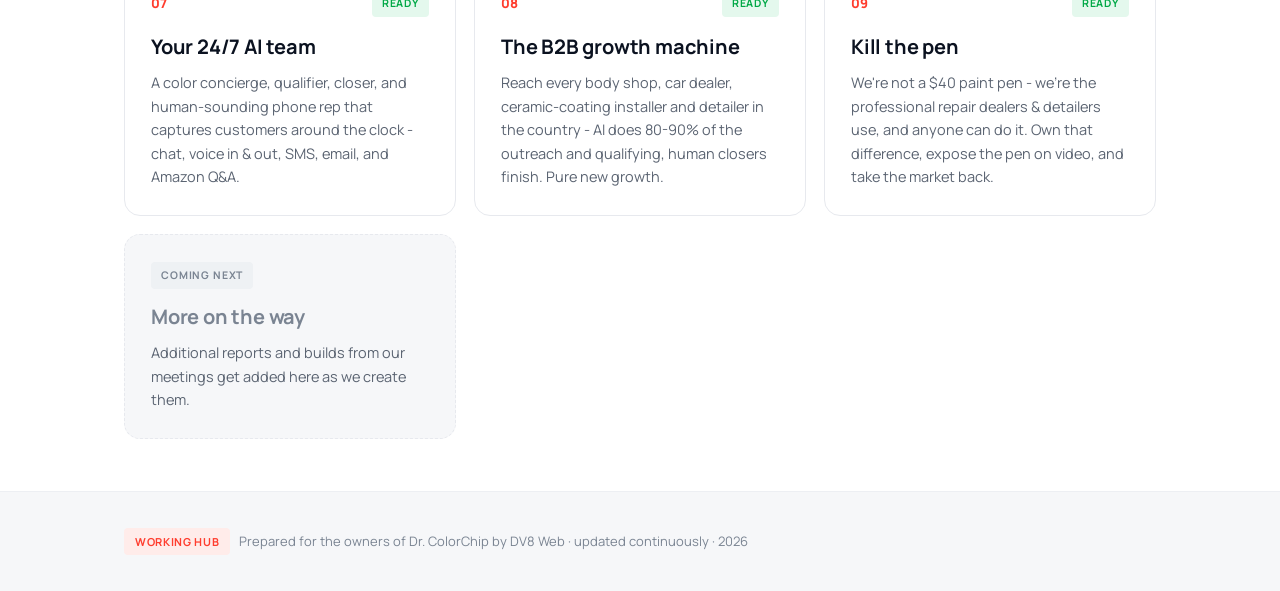
<file: reports/index.html>
<!DOCTYPE html>
<html lang="en">
<head>
<meta charset="utf-8">
<meta name="viewport" content="width=device-width, initial-scale=1">
<title>Dr. ColorChip - Growth Program Hub | DV8 Web</title>
<meta name="description" content="A living hub of growth reports and builds for Dr. ColorChip: website redesign concepts, per-color SEO pages, YouTube ad reclamation, product/packaging clarity, and more.">
<meta name="robots" content="noindex">
<link rel="preconnect" href="https://fonts.googleapis.com">
<link rel="preconnect" href="https://fonts.gstatic.com" crossorigin>
<link href="https://fonts.googleapis.com/css2?family=Manrope:wght@300;400;500;600;700;800&display=swap" rel="stylesheet">
<link rel="stylesheet" href="report.css">
</head>
<body>

<header class="site">
  <div class="wrap">
    <a href="../"><img src="../site/assets/logo-full.png" alt="Dr. ColorChip"></a>
    <span class="bk">Growth Program &middot; prepared by DV8 Web</span>
  </div>
</header>

<main>
<section class="hero">
  <div class="wrap">
    <span class="eyebrow">The working hub</span>
    <h1>Dr. ColorChip <b>growth program.</b></h1>
    <p class="lede">One place for every project, report, and live build - the playbook for growing this brand together over the next few years. This isn't a pitch to do a job; it's a partnership. Each card opens a deep-dive or a working demo, and it keeps growing as we go.</p>
    <div style="margin-top:24px;display:flex;gap:12px;flex-wrap:wrap">
      <a class="btn btn-primary" href="partnership/">How we'd work together &rarr;</a>
      <a class="btn btn-ghost" href="#reports">Browse the reports</a>
    </div>
  </div>
</section>

<!-- FEATURED: PARTNERSHIP -->
<section style="border-top:none;padding-top:0">
  <div class="wrap">
    <a href="partnership/" class="card hover" style="display:block;border-color:rgba(255,61,46,.35);background:linear-gradient(150deg,rgba(255,61,46,.05),#fff);padding:32px 34px">
      <div style="display:flex;justify-content:space-between;align-items:center;flex-wrap:wrap;gap:18px">
        <div>
          <span class="tag live">Start here</span>
          <h3 style="font-size:26px;margin:12px 0 6px">A partnership, not an invoice</h3>
          <p style="max-width:660px">No project fees. We agree on an honest baseline together, then grow the brand from there - and we only do well when Dr. ColorChip does. Here's exactly how the arrangement works.</p>
        </div>
        <span class="btn btn-primary">How it works &rarr;</span>
      </div>
    </a>
  </div>
</section>

<section id="reports">
  <div class="wrap">
    <span class="eyebrow">Reports &amp; builds</span>
    <h2 style="margin-top:14px">Everything in <i>motion.</i></h2>
    <div class="grid g2" style="margin-top:30px">

      <a class="card hover" href="../">
        <div style="display:flex;justify-content:space-between;align-items:center;margin-bottom:14px"><span class="num">01</span><span class="tag ready">Ready</span></div>
        <h3>Growth strategy &amp; website redesign</h3>
        <p>The full strategy report - SEO reality, the color-finder centerpiece, AI automation, and the growth plan - plus three interactive redesign concepts to compare.</p>
      </a>

      <a class="card hover" href="../paint/tesla-red-multi-coat-ppmr/">
        <div style="display:flex;justify-content:space-between;align-items:center;margin-bottom:14px"><span class="num">02</span><span class="tag live">Live demo</span></div>
        <h3>Per-color SEO pages (pSEO)</h3>
        <p>One search-optimized, fully schema'd landing page per make / model / color / paint code - with a buy button right on the page. Example: Tesla Red Multi-Coat (PPMR). Scales to ~5,000 pages.</p>
      </a>

      <a class="card hover" href="video-reclaim/">
        <div style="display:flex;justify-content:space-between;align-items:center;margin-bottom:14px"><span class="num">03</span><span class="tag ready">Ready</span></div>
        <h3>Reclaim your 20 years of video</h3>
        <p>Competitors are advertising on your own YouTube how-to videos and poaching your audience. A concrete Google/YouTube Ads plan to take it back - with tactics, campaign types, and real cost benchmarks.</p>
      </a>

      <a class="card hover" href="packages/">
        <div style="display:flex;justify-content:space-between;align-items:center;margin-bottom:14px"><span class="num">04</span><span class="tag ready">Ready</span></div>
        <h3>The simple system &amp; kit chooser</h3>
        <p>Make it instantly clear it's an easy few-step process. One page that teaches the system, compares the real kits, and lets people start basic and add exactly the tools they need.</p>
      </a>

      <a class="card hover" href="email-sms/">
        <div style="display:flex;justify-content:space-between;align-items:center;margin-bottom:14px"><span class="num">05</span><span class="tag ready">Ready</span></div>
        <h3>Email &amp; SMS marketing engine</h3>
        <p>Activate 20+ years of customers, capture email/SMS on every visit, and run the automation library - cart, welcome, back-in-stock, win-back - that drives 30-40% of e-commerce revenue.</p>
      </a>

      <a class="card hover" href="amazon/">
        <div style="display:flex;justify-content:space-between;align-items:center;margin-bottom:14px"><span class="num">06</span><span class="tag ready">Ready</span></div>
        <h3>Amazon game plan</h3>
        <p>Fix the listings + A+ content, move to FBA/Prime, and defend/conquest with Sponsored ads so competitors stop advertising all over your product pages. (Brand Registry's already unlocked.)</p>
      </a>

      <a class="card hover" href="ai-team/">
        <div style="display:flex;justify-content:space-between;align-items:center;margin-bottom:14px"><span class="num">07</span><span class="tag ready">Ready</span></div>
        <h3>Your 24/7 AI team</h3>
        <p>A color concierge, qualifier, closer, and human-sounding phone rep that captures customers around the clock - chat, voice in &amp; out, SMS, email, and Amazon Q&amp;A.</p>
      </a>

      <a class="card hover" href="b2b-engine/">
        <div style="display:flex;justify-content:space-between;align-items:center;margin-bottom:14px"><span class="num">08</span><span class="tag ready">Ready</span></div>
        <h3>The B2B growth machine</h3>
        <p>Reach every body shop, car dealer, ceramic-coating installer and detailer in the country - AI does 80-90% of the outreach and qualifying, human closers finish. Pure new growth.</p>
      </a>

      <a class="card hover" href="kill-the-pen/">
        <div style="display:flex;justify-content:space-between;align-items:center;margin-bottom:14px"><span class="num">09</span><span class="tag ready">Ready</span></div>
        <h3>Kill the pen</h3>
        <p>We're not a $40 paint pen - we're the professional repair dealers &amp; detailers use, and anyone can do it. Own that difference, expose the pen on video, and take the market back.</p>
      </a>

      <div class="card" style="border-style:dashed;display:flex;flex-direction:column;justify-content:center;align-items:flex-start;background:var(--soft)">
        <div style="margin-bottom:12px"><span class="tag soon">Coming next</span></div>
        <h3 style="color:var(--faint)">More on the way</h3>
        <p>Additional reports and builds from our meetings get added here as we create them.</p>
      </div>

    </div>
  </div>
</section>
</main>

<footer class="site">
  <div class="wrap">
    <p style="margin:0"><span class="demoflag">Working hub</span> &nbsp; Prepared for the owners of Dr. ColorChip by DV8 Web &middot; updated continuously &middot; 2026</p>
  </div>
</footer>

<script src="track.js" defer></script>
</body>
</html>
</file>
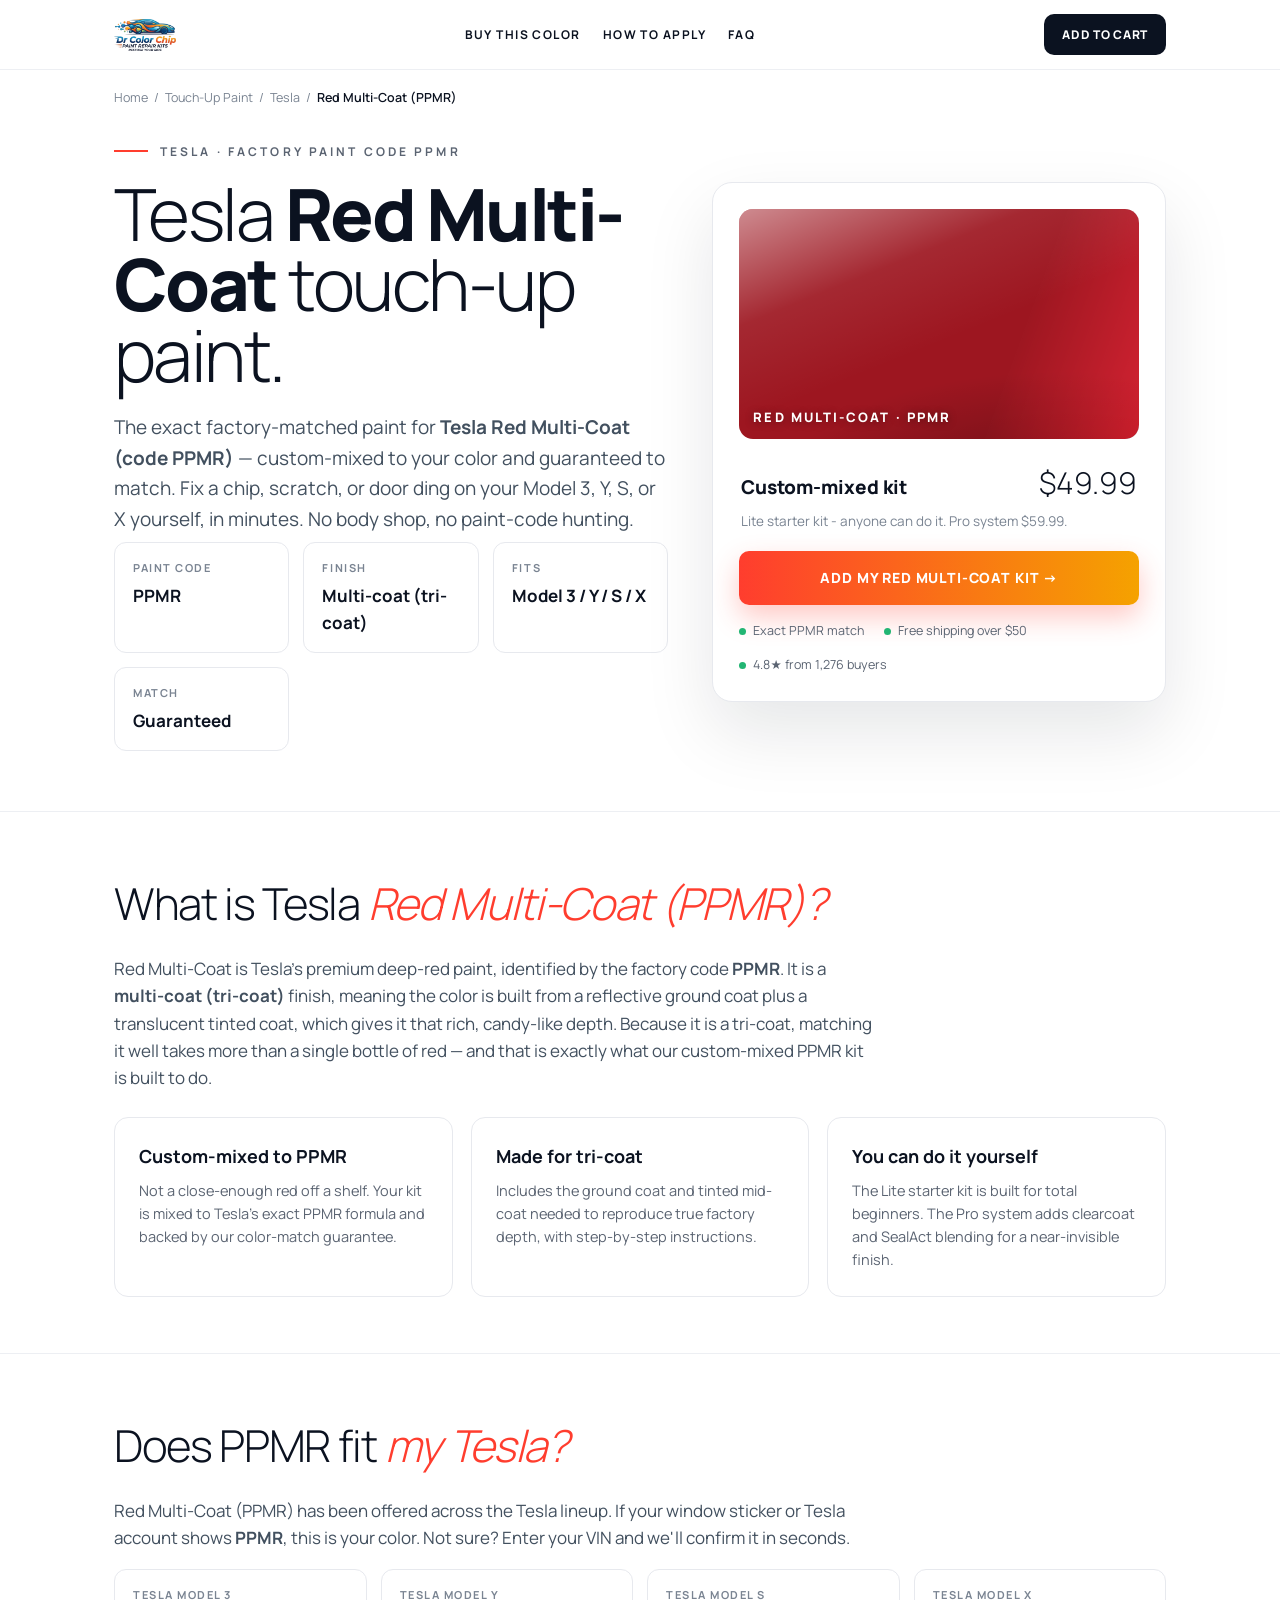
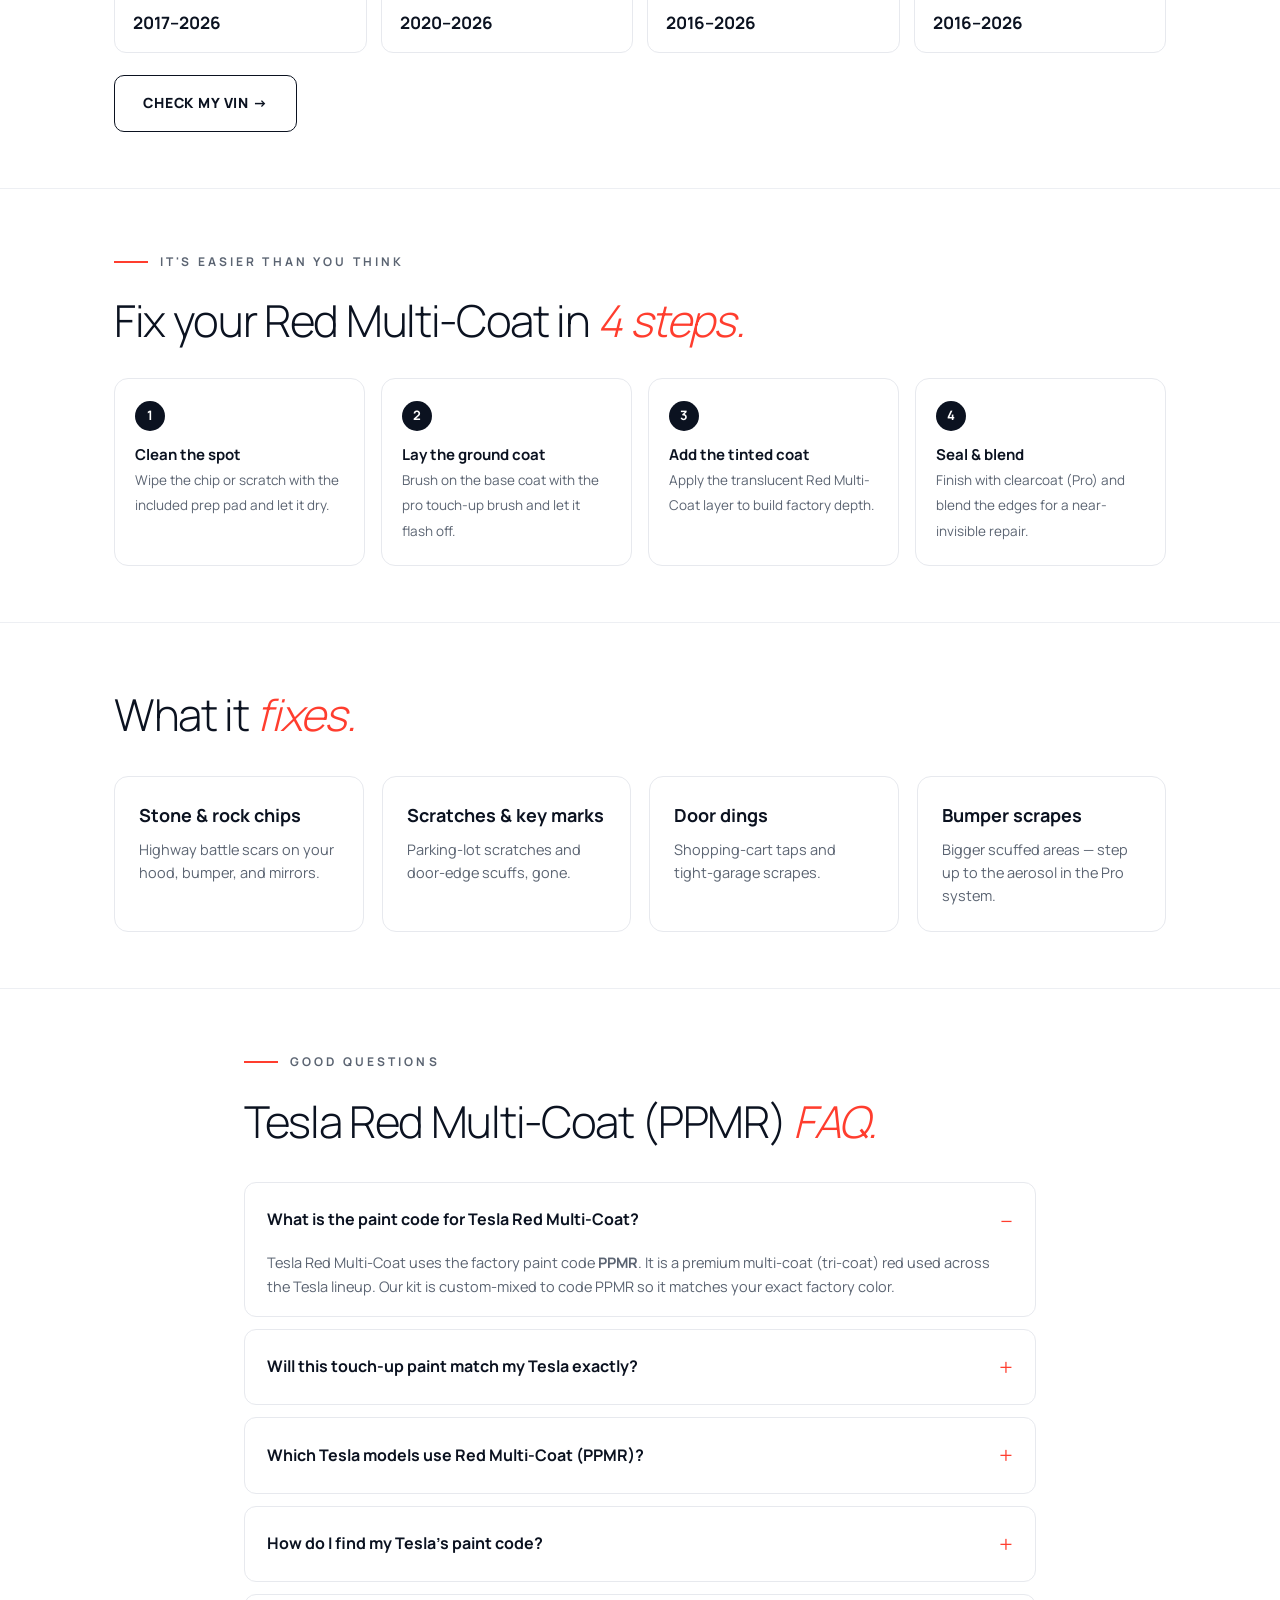
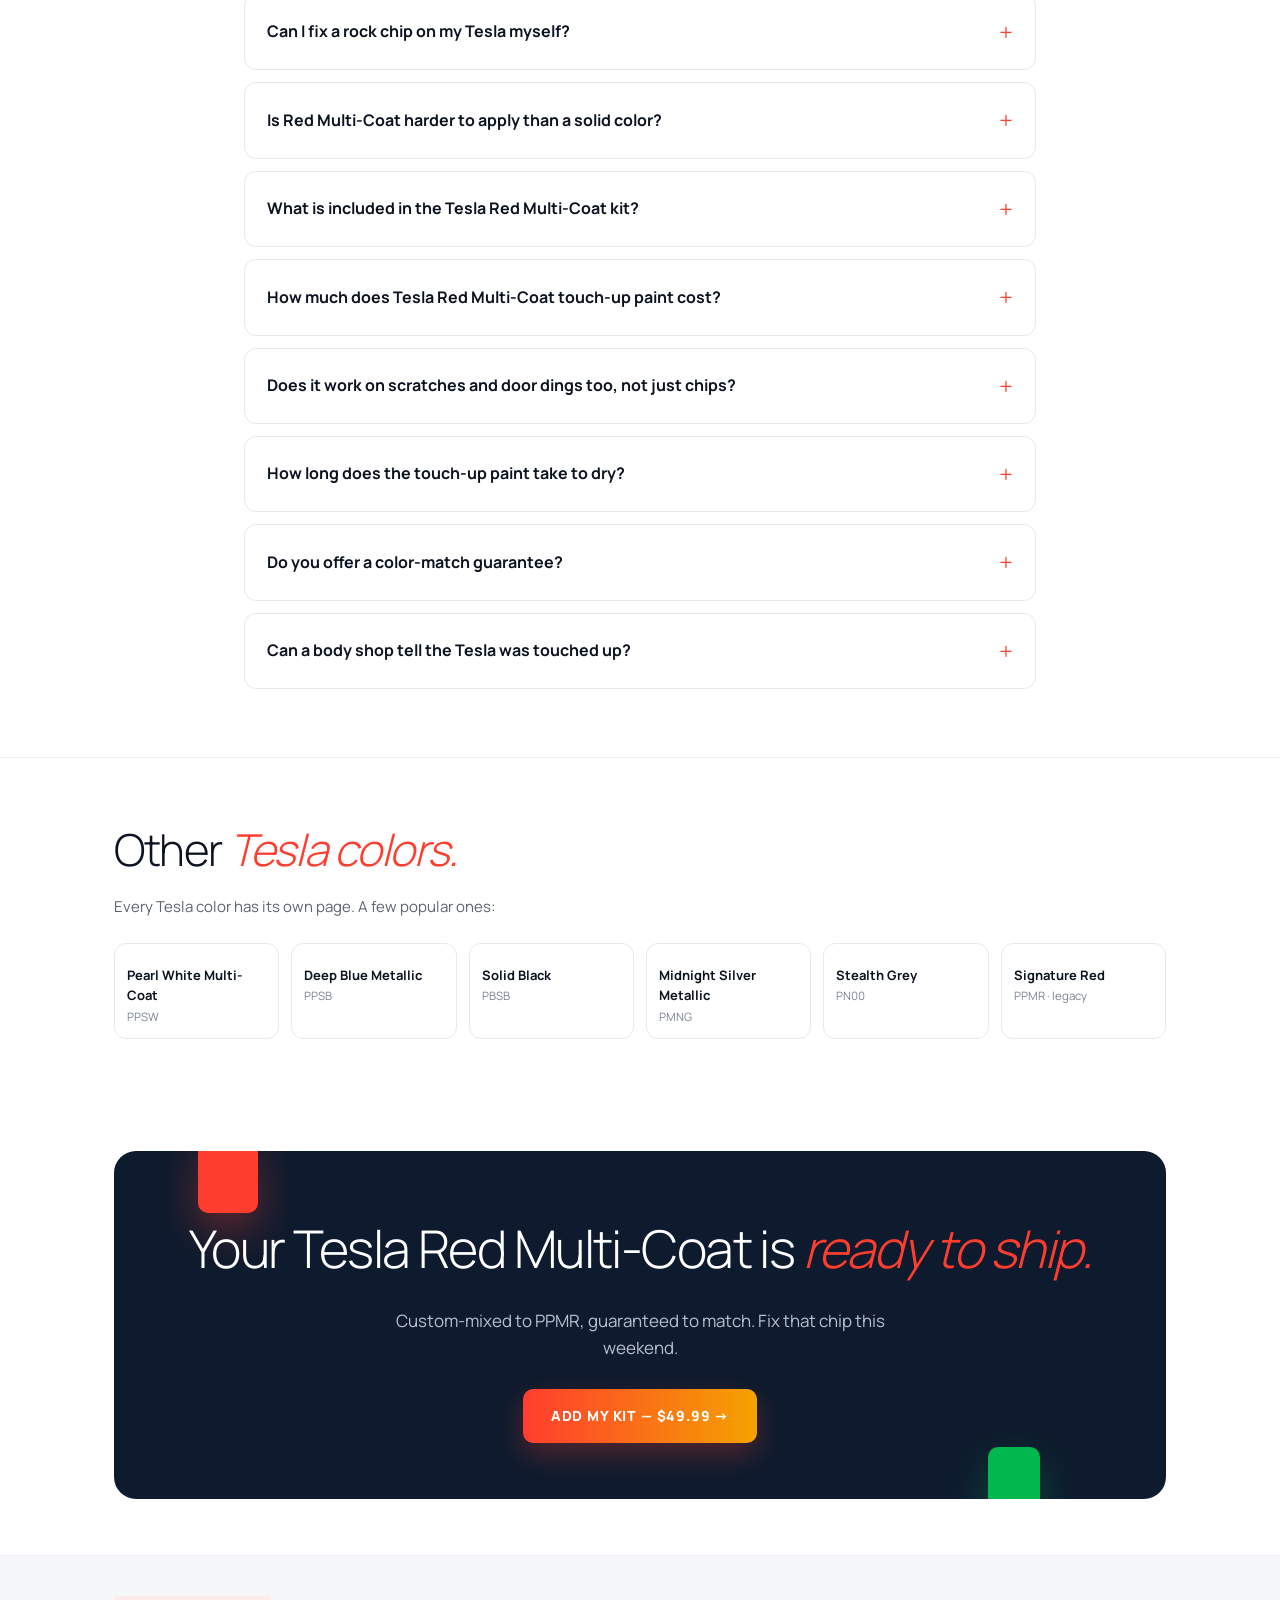
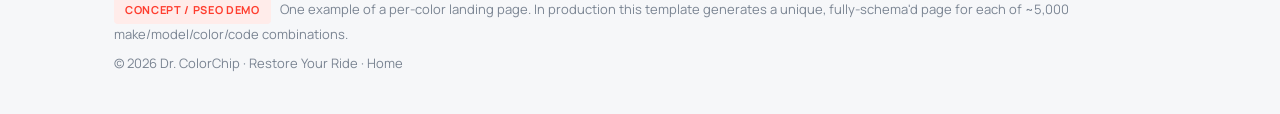
<file: paint/tesla-red-multi-coat-ppmr/index.html>
<!DOCTYPE html>
<html lang="en">
<head>
<meta charset="utf-8">
<meta name="viewport" content="width=device-width, initial-scale=1">

<!-- ============ SEO / PRIMARY META ============ -->
<title>Tesla Red Multi-Coat (PPMR) Touch-Up Paint &amp; Scratch Repair Kit | Dr. ColorChip</title>
<meta name="description" content="Fix chips and scratches on your Tesla Red Multi-Coat (paint code PPMR) at home. Factory-matched touch-up paint kit, custom-mixed to your exact color, guaranteed to match. Fits Model 3, Y, S &amp; X.">
<link rel="canonical" href="https://nebuluxury.github.io/drcolorchip-proposal/paint/tesla-red-multi-coat-ppmr/">
<meta name="robots" content="index,follow,max-image-preview:large">
<meta name="theme-color" content="#0E1B2E">

<!-- keywords this page targets: "red tesla touch up paint", "tesla PPMR paint code",
     "tesla red multi coat scratch repair", "tesla red multi coat touch up paint kit" -->

<!-- ============ OPEN GRAPH / SOCIAL ============ -->
<meta property="og:type" content="product">
<meta property="og:title" content="Tesla Red Multi-Coat (PPMR) Touch-Up Paint Kit | Dr. ColorChip">
<meta property="og:description" content="Factory-matched touch-up paint for Tesla Red Multi-Coat (PPMR). Fix chips &amp; scratches yourself. Guaranteed color match.">
<meta property="og:url" content="https://nebuluxury.github.io/drcolorchip-proposal/paint/tesla-red-multi-coat-ppmr/">
<meta property="og:image" content="https://nebuluxury.github.io/drcolorchip-proposal/site/assets/logo-full.png">
<meta property="og:site_name" content="Dr. ColorChip">
<meta name="twitter:card" content="summary_large_image">

<link rel="preconnect" href="https://fonts.googleapis.com">
<link rel="preconnect" href="https://fonts.gstatic.com" crossorigin>
<link href="https://fonts.googleapis.com/css2?family=Manrope:wght@300;400;500;600;700;800&display=swap" rel="stylesheet">

<!-- ============ STRUCTURED DATA: PRODUCT ============ -->
<script type="application/ld+json">
{
  "@context": "https://schema.org",
  "@type": "Product",
  "name": "Tesla Red Multi-Coat (PPMR) Touch-Up Paint Kit",
  "image": ["https://nebuluxury.github.io/drcolorchip-proposal/site/assets/logo-full.png"],
  "description": "Factory-matched, custom-mixed touch-up paint kit for Tesla Red Multi-Coat, paint code PPMR. Repairs stone chips, scratches, and door dings at home with no body shop. Fits Tesla Model 3, Model Y, Model S, and Model X.",
  "sku": "DCC-TESLA-PPMR",
  "mpn": "PPMR",
  "color": "Red Multi-Coat",
  "category": "Automotive Touch-Up Paint",
  "brand": {"@type": "Brand", "name": "Dr. ColorChip"},
  "audience": {"@type": "PeopleAudience", "suggestedGender": "unisex"},
  "isRelatedTo": [
    {"@type": "Product", "name": "Tesla Pearl White Multi-Coat (PPSW) Touch-Up Paint"},
    {"@type": "Product", "name": "Tesla Deep Blue Metallic (PPSB) Touch-Up Paint"}
  ],
  "offers": {
    "@type": "Offer",
    "url": "https://nebuluxury.github.io/drcolorchip-proposal/paint/tesla-red-multi-coat-ppmr/",
    "priceCurrency": "USD",
    "price": "49.99",
    "availability": "https://schema.org/InStock",
    "itemCondition": "https://schema.org/NewCondition",
    "shippingDetails": {"@type": "OfferShippingDetails", "shippingRate": {"@type": "MonetaryAmount", "value": "0", "currency": "USD"}, "deliveryTime": {"@type": "ShippingDeliveryTime", "handlingTime": {"@type": "QuantitativeValue", "minValue": 0, "maxValue": 1, "unitCode": "DAY"}, "transitTime": {"@type": "QuantitativeValue", "minValue": 2, "maxValue": 5, "unitCode": "DAY"}}}
  },
  "aggregateRating": {"@type": "AggregateRating", "ratingValue": "4.8", "reviewCount": "1276"}
}
</script>

<!-- ============ STRUCTURED DATA: BREADCRUMBS ============ -->
<script type="application/ld+json">
{
  "@context": "https://schema.org",
  "@type": "BreadcrumbList",
  "itemListElement": [
    {"@type": "ListItem", "position": 1, "name": "Home", "item": "https://nebuluxury.github.io/drcolorchip-proposal/site/"},
    {"@type": "ListItem", "position": 2, "name": "Touch-Up Paint", "item": "https://nebuluxury.github.io/drcolorchip-proposal/paint/"},
    {"@type": "ListItem", "position": 3, "name": "Tesla", "item": "https://nebuluxury.github.io/drcolorchip-proposal/paint/tesla/"},
    {"@type": "ListItem", "position": 4, "name": "Red Multi-Coat (PPMR)"}
  ]
}
</script>

<!-- ============ STRUCTURED DATA: FAQ (LLM + Google Q&A) ============ -->
<script type="application/ld+json">
{
  "@context": "https://schema.org",
  "@type": "FAQPage",
  "mainEntity": [
    {"@type": "Question", "name": "What is the paint code for Tesla Red Multi-Coat?", "acceptedAnswer": {"@type": "Answer", "text": "Tesla Red Multi-Coat uses the factory paint code PPMR. It is a premium multi-coat (tri-coat) red used across the Tesla lineup. Our kit is custom-mixed to code PPMR so it matches your exact factory color."}},
    {"@type": "Question", "name": "Will this touch-up paint match my Tesla exactly?", "acceptedAnswer": {"@type": "Answer", "text": "Yes. Every Dr. ColorChip kit is custom-mixed to your exact factory code (PPMR) and backed by our color-match guarantee. Because Red Multi-Coat is a tri-coat, the kit includes the ground coat and tinted mid-coat needed to reproduce the true factory depth."}},
    {"@type": "Question", "name": "Which Tesla models use Red Multi-Coat (PPMR)?", "acceptedAnswer": {"@type": "Answer", "text": "Red Multi-Coat (PPMR) has been offered on the Tesla Model 3, Model Y, Model S, and Model X, roughly from 2016 through the current model year. If your Tesla shows PPMR on its Monroney label or paint sticker, this is your color."}},
    {"@type": "Question", "name": "How do I find my Tesla's paint code?", "acceptedAnswer": {"@type": "Answer", "text": "Tesla paint codes are not printed on a door-jamb sticker like most cars. Find PPMR on your original window sticker, in your Tesla account order details, or simply enter your 17-character VIN in our finder and we will pull up your exact color automatically."}},
    {"@type": "Question", "name": "Can I fix a rock chip on my Tesla myself?", "acceptedAnswer": {"@type": "Answer", "text": "Absolutely. Our Lite starter kit is designed for total beginners: clean the chip, dab on your exact Red Multi-Coat, let it dry, and the chip disappears in minutes. No body shop and no experience required."}},
    {"@type": "Question", "name": "Is Red Multi-Coat harder to apply than a solid color?", "acceptedAnswer": {"@type": "Answer", "text": "It takes one extra step. Multi-coat colors are built from a ground coat plus a translucent tinted coat, so your kit includes both, with simple instructions. For larger areas or a flawless blend, the Pro system adds clearcoat and SealAct blending solution."}},
    {"@type": "Question", "name": "What is included in the Tesla Red Multi-Coat kit?", "acceptedAnswer": {"@type": "Answer", "text": "The Lite kit ($49.99) includes your custom-mixed, self-leveling Red Multi-Coat paint and a pro touch-up brush, plus a prep pad. The Pro system adds Squirt-and-Squeegee applicators, SealAct blending solution, and clearcoat for a near-invisible, body-shop-quality finish."}},
    {"@type": "Question", "name": "How much does Tesla Red Multi-Coat touch-up paint cost?", "acceptedAnswer": {"@type": "Answer", "text": "The Dr. ColorChip Lite kit for Tesla Red Multi-Coat is $49.99, and the complete Pro system is $59.99. Shipping is free on orders over $50."}},
    {"@type": "Question", "name": "Does it work on scratches and door dings too, not just chips?", "acceptedAnswer": {"@type": "Answer", "text": "Yes. The same custom-mixed Red Multi-Coat repairs stone chips, key marks, parking-lot scratches, and shopping-cart door dings. For bigger scuffed areas, step up to the aerosol option in the Pro system."}},
    {"@type": "Question", "name": "How long does the touch-up paint take to dry?", "acceptedAnswer": {"@type": "Answer", "text": "The paint is dry to the touch in minutes. For multi-coat colors, allow the ground coat to flash before applying the tinted coat, then let the repair cure fully over 24 hours before washing or waxing."}},
    {"@type": "Question", "name": "Do you offer a color-match guarantee?", "acceptedAnswer": {"@type": "Answer", "text": "Yes. Your Red Multi-Coat kit is guaranteed to match your factory PPMR color. If it does not match, we make it right, no hassle."}},
    {"@type": "Question", "name": "Can a body shop tell the Tesla was touched up?", "acceptedAnswer": {"@type": "Answer", "text": "Done with a little care, chip and scratch repairs are extremely hard to spot. The Pro system with SealAct blending feathers the repair edges into the surrounding paint for a near-invisible result that restores your Tesla's finish."}}
  ]
}
</script>

<style>
  *{box-sizing:border-box}
  html{scroll-behavior:smooth}
  body{margin:0;font-family:'Manrope',system-ui,sans-serif;color:#0B1220;background:#fff;-webkit-font-smoothing:antialiased;line-height:1.6}
  a{color:inherit;text-decoration:none}
  a:hover{color:#FF3D2E}
  img{max-width:100%;display:block}
  .wrap{max-width:1100px;margin:0 auto;padding:0 24px}
  @keyframes sweep{from{background-position:-140% 0}to{background-position:240% 0}}
  @keyframes floaty{0%,100%{transform:translateY(0) rotate(var(--r,0deg))}50%{transform:translateY(-14px) rotate(var(--r,0deg))}}

  header{position:sticky;top:0;z-index:30;background:rgba(255,255,255,.85);backdrop-filter:blur(14px);border-bottom:1px solid #EDEFF3}
  header .wrap{display:flex;align-items:center;justify-content:space-between;padding:14px 24px}
  header img{height:32px}
  .navlinks{display:flex;gap:22px;font-size:12px;font-weight:700;letter-spacing:.12em;text-transform:uppercase}
  .btn{cursor:pointer;display:inline-flex;align-items:center;gap:9px;font-weight:800;font-size:14px;letter-spacing:.06em;text-transform:uppercase;padding:16px 28px;border-radius:10px;border:none;transition:transform .2s,box-shadow .2s,background .2s}
  .btn-primary{background:linear-gradient(90deg,#FF3D2E,#F5A200);color:#fff;box-shadow:0 12px 28px rgba(255,61,46,.28)}
  .btn-primary:hover{transform:translateY(-2px);color:#fff;box-shadow:0 18px 36px rgba(255,61,46,.36)}
  .btn-dark{background:#0B1220;color:#fff}
  .btn-dark:hover{background:#FF3D2E;color:#fff;transform:translateY(-2px)}
  .btn-ghost{background:#fff;border:1.5px solid #0B1220;color:#0B1220}
  .btn-ghost:hover{background:#0B1220;color:#fff}
  .crumbs{font-size:12.5px;color:#7A8492;padding:18px 0 0}
  .crumbs a{color:#7A8492}
  .eyebrow{display:inline-flex;align-items:center;gap:12px;font-size:12px;font-weight:700;letter-spacing:.26em;text-transform:uppercase;color:#5B6472}
  .eyebrow::before{content:"";width:34px;height:2px;background:#FF3D2E}
  h1{font-weight:300;font-size:clamp(38px,6vw,72px);line-height:.98;letter-spacing:-.035em;margin:18px 0 0}
  h1 b{font-weight:800}
  h2{font-weight:300;font-size:clamp(28px,3.6vw,44px);letter-spacing:-.03em;margin:0 0 10px}
  h2 i{color:#FF3D2E}
  .lede{font-size:19px;color:#42505F;max-width:560px;margin:22px 0 0}

  /* hero */
  .hero{padding:26px 0 60px}
  .hero-grid{display:grid;grid-template-columns:1.1fr .9fr;gap:44px;align-items:center}
  .buybox{background:#fff;border:1px solid #E7E9EE;border-radius:20px;box-shadow:0 30px 70px rgba(11,18,32,.1);padding:26px;position:relative;overflow:hidden}
  .swatch{position:relative;height:230px;border-radius:14px;overflow:hidden;background:#9d1620}
  .swatch::after{content:"";position:absolute;inset:0;background:linear-gradient(158deg,rgba(255,255,255,.5),rgba(255,255,255,.08) 30%,transparent 55%),radial-gradient(130% 90% at 82% 120%,rgba(0,0,0,.3),transparent 55%)}
  .swatch .shine{content:"";position:absolute;inset:0;z-index:2;background:linear-gradient(110deg,transparent 34%,rgba(255,255,255,.55) 50%,transparent 66%);background-size:220% 100%;animation:sweep 3.4s linear infinite;mix-blend-mode:overlay}
  .swatch .code{position:absolute;left:14px;bottom:12px;z-index:3;color:#fff;font-weight:800;font-size:13px;letter-spacing:.16em;text-transform:uppercase;text-shadow:0 1px 8px rgba(0,0,0,.4)}
  .buyrow{display:flex;align-items:baseline;justify-content:space-between;margin:20px 2px 4px}
  .buyrow .nm{font-weight:800;font-size:19px}
  .buyrow .pr{font-size:30px;font-weight:300}
  .buysub{color:#7A8492;font-size:13.5px;margin:0 2px 18px}
  .buybox .btn{width:100%;justify-content:center}
  .assure{display:flex;flex-wrap:wrap;gap:14px 20px;margin-top:16px;font-size:12.5px;color:#5B6472}
  .assure span{display:inline-flex;align-items:center;gap:7px}
  .dot{width:7px;height:7px;border-radius:50%;background:#22B573}

  section{padding:56px 0;border-top:1px solid #EDEFF3}
  .kv{display:grid;grid-template-columns:repeat(auto-fit,minmax(150px,1fr));gap:14px;margin-top:8px}
  .kv .cell{border:1px solid #E7E9EE;border-radius:12px;padding:16px 18px}
  .kv .k{font-size:11px;font-weight:700;letter-spacing:.14em;text-transform:uppercase;color:#7A8492}
  .kv .v{font-size:17px;font-weight:700;margin-top:5px}
  .cols{display:grid;grid-template-columns:repeat(auto-fit,minmax(240px,1fr));gap:18px;margin-top:26px}
  .card{border:1px solid #E7E9EE;border-radius:14px;padding:24px}
  .card h3{margin:0 0 8px;font-size:18px;font-weight:700}
  .card p{margin:0;color:#5B6472;font-size:14.5px}
  ol.steps{counter-reset:s;list-style:none;padding:0;margin:22px 0 0;display:grid;grid-template-columns:repeat(auto-fit,minmax(210px,1fr));gap:16px}
  ol.steps li{position:relative;border:1px solid #E7E9EE;border-radius:14px;padding:22px 20px}
  ol.steps li::before{counter-increment:s;content:counter(s);display:flex;align-items:center;justify-content:center;width:30px;height:30px;border-radius:50%;background:#0B1220;color:#fff;font-weight:700;font-size:13px;margin-bottom:12px}
  ol.steps b{display:block;font-size:15px}
  ol.steps span{color:#5B6472;font-size:13.5px}

  .faq details{border:1px solid #E7E9EE;border-radius:12px;padding:18px 22px;margin-bottom:12px;background:#fff}
  .faq summary{cursor:pointer;font-weight:700;font-size:16px;list-style:none;display:flex;justify-content:space-between;gap:12px;align-items:center}
  .faq summary::-webkit-details-marker{display:none}
  .faq summary::after{content:"+";color:#FF3D2E;font-weight:300;font-size:24px}
  .faq details[open] summary::after{content:"–"}
  .faq .a{color:#5B6472;font-size:14.5px;margin-top:12px}

  .related{display:grid;grid-template-columns:repeat(auto-fill,minmax(150px,1fr));gap:12px;margin-top:24px}
  .rel{border:1px solid #E7E9EE;border-radius:12px;padding:12px;transition:transform .2s,box-shadow .2s}
  .rel:hover{transform:translateY(-4px);box-shadow:0 16px 34px rgba(11,18,32,.12);color:#0B1220}
  .rel .sw{position:relative;height:66px;border-radius:8px;overflow:hidden}
  .rel .sw::after{content:"";position:absolute;inset:0;background:linear-gradient(120deg,rgba(255,255,255,.4),transparent 45%,rgba(0,0,0,.18))}
  .rel .sh{position:absolute;inset:0;z-index:2;background:linear-gradient(110deg,transparent 34%,rgba(255,255,255,.5) 50%,transparent 66%);background-size:220% 100%;animation:sweep 3.4s linear infinite;mix-blend-mode:overlay}
  .rel .nm{font-size:13px;font-weight:700;margin-top:9px}
  .rel .cd{font-size:11.5px;color:#7A8492;margin-top:2px}

  .cta-band{position:relative;overflow:hidden;background:#0E1B2E;color:#fff;border-radius:22px;padding:56px 40px;text-align:center;margin:56px 0}
  .cta-band h2{color:#fff}
  .cta-band .sq{position:absolute;border-radius:10px;pointer-events:none}
  footer{background:#F6F7F9;border-top:1px solid #EDEFF3;padding:40px 0;color:#7A8492;font-size:13px}
  .demoflag{display:inline-block;background:#FFECEA;color:#FF3D2E;font-size:11px;font-weight:700;letter-spacing:.06em;text-transform:uppercase;padding:5px 11px;border-radius:4px}
  @media(max-width:820px){.hero-grid{grid-template-columns:1fr}.navlinks{display:none}}
</style>
</head>
<body>

<header>
  <div class="wrap">
    <a href="https://nebuluxury.github.io/drcolorchip-proposal/site/"><img src="https://nebuluxury.github.io/drcolorchip-proposal/site/assets/logo-full.png" alt="Dr. ColorChip"></a>
    <nav class="navlinks">
      <a href="#buy">Buy this color</a>
      <a href="#how">How to apply</a>
      <a href="#faq">FAQ</a>
    </nav>
    <a class="btn btn-dark" href="#buy" style="padding:11px 18px;font-size:12px">Add to cart</a>
  </div>
</header>

<main>
<div class="wrap">
  <nav class="crumbs" aria-label="Breadcrumb">
    <a href="https://nebuluxury.github.io/drcolorchip-proposal/site/">Home</a> &nbsp;/&nbsp;
    <a href="https://nebuluxury.github.io/drcolorchip-proposal/site/">Touch-Up Paint</a> &nbsp;/&nbsp;
    <a href="https://nebuluxury.github.io/drcolorchip-proposal/site/">Tesla</a> &nbsp;/&nbsp;
    <span style="color:#0B1220;font-weight:600">Red Multi-Coat (PPMR)</span>
  </nav>
</div>

<!-- HERO / BUY -->
<section class="hero" style="border-top:none" id="buy">
  <div class="wrap">
    <div class="hero-grid">
      <div>
        <span class="eyebrow">Tesla &middot; Factory paint code PPMR</span>
        <h1>Tesla <b>Red Multi-Coat</b> touch-up paint.</h1>
        <p class="lede">The exact factory-matched paint for <strong>Tesla Red Multi-Coat (code PPMR)</strong> — custom-mixed to your color and guaranteed to match. Fix a chip, scratch, or door ding on your Model 3, Y, S, or X yourself, in minutes. No body shop, no paint-code hunting.</p>
        <div class="kv">
          <div class="cell"><div class="k">Paint code</div><div class="v">PPMR</div></div>
          <div class="cell"><div class="k">Finish</div><div class="v">Multi-coat (tri-coat)</div></div>
          <div class="cell"><div class="k">Fits</div><div class="v">Model 3 / Y / S / X</div></div>
          <div class="cell"><div class="k">Match</div><div class="v">Guaranteed</div></div>
        </div>
      </div>

      <aside class="buybox">
        <div class="swatch"><span class="shine"></span><span class="code">Red Multi-Coat &middot; PPMR</span></div>
        <div class="buyrow"><span class="nm">Custom-mixed kit</span><span class="pr">$49.99</span></div>
        <div class="buysub">Lite starter kit - anyone can do it. Pro system $59.99.</div>
        <a class="btn btn-primary" href="https://nebuluxury.github.io/drcolorchip-proposal/site-v3/#finder">Add my Red Multi-Coat kit &rarr;</a>
        <div class="assure">
          <span><span class="dot"></span> Exact PPMR match</span>
          <span><span class="dot"></span> Free shipping over $50</span>
          <span><span class="dot"></span> 4.8&#9733; from 1,276 buyers</span>
        </div>
      </aside>
    </div>
  </div>
</section>

<!-- WHAT IT IS (answer-first, LLM-friendly) -->
<section>
  <div class="wrap">
    <h2>What is Tesla <i>Red Multi-Coat (PPMR)?</i></h2>
    <p style="max-width:760px;color:#42505F;font-size:17px">Red Multi-Coat is Tesla's premium deep-red paint, identified by the factory code <strong>PPMR</strong>. It is a <strong>multi-coat (tri-coat)</strong> finish, meaning the color is built from a reflective ground coat plus a translucent tinted coat, which gives it that rich, candy-like depth. Because it is a tri-coat, matching it well takes more than a single bottle of red — and that is exactly what our custom-mixed PPMR kit is built to do.</p>
    <div class="cols">
      <div class="card"><h3>Custom-mixed to PPMR</h3><p>Not a close-enough red off a shelf. Your kit is mixed to Tesla's exact PPMR formula and backed by our color-match guarantee.</p></div>
      <div class="card"><h3>Made for tri-coat</h3><p>Includes the ground coat and tinted mid-coat needed to reproduce true factory depth, with step-by-step instructions.</p></div>
      <div class="card"><h3>You can do it yourself</h3><p>The Lite starter kit is built for total beginners. The Pro system adds clearcoat and SealAct blending for a near-invisible finish.</p></div>
    </div>
  </div>
</section>

<!-- FITS THESE VEHICLES -->
<section>
  <div class="wrap">
    <h2>Does PPMR fit <i>my Tesla?</i></h2>
    <p style="max-width:760px;color:#42505F;font-size:17px">Red Multi-Coat (PPMR) has been offered across the Tesla lineup. If your window sticker or Tesla account shows <strong>PPMR</strong>, this is your color. Not sure? Enter your VIN and we'll confirm it in seconds.</p>
    <div class="kv" style="margin-top:18px">
      <div class="cell"><div class="k">Tesla Model 3</div><div class="v">2017&ndash;2026</div></div>
      <div class="cell"><div class="k">Tesla Model Y</div><div class="v">2020&ndash;2026</div></div>
      <div class="cell"><div class="k">Tesla Model S</div><div class="v">2016&ndash;2026</div></div>
      <div class="cell"><div class="k">Tesla Model X</div><div class="v">2016&ndash;2026</div></div>
    </div>
    <div style="margin-top:22px"><a class="btn btn-ghost" href="https://nebuluxury.github.io/drcolorchip-proposal/site-v3/#finder">Check my VIN &rarr;</a></div>
  </div>
</section>

<!-- HOW TO APPLY -->
<section id="how">
  <div class="wrap">
    <span class="eyebrow">It's easier than you think</span>
    <h2 style="margin-top:14px">Fix your Red Multi-Coat in <i>4 steps.</i></h2>
    <ol class="steps">
      <li><b>Clean the spot</b><span>Wipe the chip or scratch with the included prep pad and let it dry.</span></li>
      <li><b>Lay the ground coat</b><span>Brush on the base coat with the pro touch-up brush and let it flash off.</span></li>
      <li><b>Add the tinted coat</b><span>Apply the translucent Red Multi-Coat layer to build factory depth.</span></li>
      <li><b>Seal &amp; blend</b><span>Finish with clearcoat (Pro) and blend the edges for a near-invisible repair.</span></li>
    </ol>
  </div>
</section>

<!-- WHAT IT FIXES -->
<section>
  <div class="wrap">
    <h2>What it <i>fixes.</i></h2>
    <div class="cols">
      <div class="card"><h3>Stone &amp; rock chips</h3><p>Highway battle scars on your hood, bumper, and mirrors.</p></div>
      <div class="card"><h3>Scratches &amp; key marks</h3><p>Parking-lot scratches and door-edge scuffs, gone.</p></div>
      <div class="card"><h3>Door dings</h3><p>Shopping-cart taps and tight-garage scrapes.</p></div>
      <div class="card"><h3>Bumper scrapes</h3><p>Bigger scuffed areas — step up to the aerosol in the Pro system.</p></div>
    </div>
  </div>
</section>

<!-- FAQ (mirrors FAQPage JSON-LD) -->
<section id="faq">
  <div class="wrap" style="max-width:840px;margin:0 auto">
    <span class="eyebrow">Good questions</span>
    <h2 style="margin-top:14px">Tesla Red Multi-Coat (PPMR) <i>FAQ.</i></h2>
    <div class="faq" style="margin-top:26px">
      <details open><summary>What is the paint code for Tesla Red Multi-Coat?</summary><div class="a">Tesla Red Multi-Coat uses the factory paint code <strong>PPMR</strong>. It is a premium multi-coat (tri-coat) red used across the Tesla lineup. Our kit is custom-mixed to code PPMR so it matches your exact factory color.</div></details>
      <details><summary>Will this touch-up paint match my Tesla exactly?</summary><div class="a">Yes. Every Dr. ColorChip kit is custom-mixed to your exact factory code (PPMR) and backed by our color-match guarantee. Because Red Multi-Coat is a tri-coat, the kit includes the ground coat and tinted mid-coat needed to reproduce the true factory depth.</div></details>
      <details><summary>Which Tesla models use Red Multi-Coat (PPMR)?</summary><div class="a">Red Multi-Coat (PPMR) has been offered on the Tesla Model 3, Model Y, Model S, and Model X, roughly from 2016 through the current model year. If your Tesla shows PPMR on its window sticker, this is your color.</div></details>
      <details><summary>How do I find my Tesla's paint code?</summary><div class="a">Tesla paint codes are not on a door-jamb sticker like most cars. Find PPMR on your original window sticker, in your Tesla account order details, or simply enter your 17-character VIN in our finder and we'll pull up your exact color automatically.</div></details>
      <details><summary>Can I fix a rock chip on my Tesla myself?</summary><div class="a">Absolutely. Our Lite starter kit is designed for total beginners: clean the chip, dab on your exact Red Multi-Coat, let it dry, and the chip disappears in minutes. No body shop and no experience required.</div></details>
      <details><summary>Is Red Multi-Coat harder to apply than a solid color?</summary><div class="a">It takes one extra step. Multi-coat colors are built from a ground coat plus a translucent tinted coat, so your kit includes both, with simple instructions. For larger areas or a flawless blend, the Pro system adds clearcoat and SealAct blending solution.</div></details>
      <details><summary>What is included in the Tesla Red Multi-Coat kit?</summary><div class="a">The Lite kit ($49.99) includes your custom-mixed, self-leveling Red Multi-Coat paint and a pro touch-up brush, plus a prep pad. The Pro system ($59.99) adds Squirt-and-Squeegee applicators, SealAct blending solution, and clearcoat for a near-invisible finish.</div></details>
      <details><summary>How much does Tesla Red Multi-Coat touch-up paint cost?</summary><div class="a">The Dr. ColorChip Lite kit for Tesla Red Multi-Coat is $49.99, and the complete Pro system is $59.99. Shipping is free on orders over $50.</div></details>
      <details><summary>Does it work on scratches and door dings too, not just chips?</summary><div class="a">Yes. The same custom-mixed Red Multi-Coat repairs stone chips, key marks, parking-lot scratches, and shopping-cart door dings. For bigger scuffed areas, step up to the aerosol option in the Pro system.</div></details>
      <details><summary>How long does the touch-up paint take to dry?</summary><div class="a">The paint is dry to the touch in minutes. For multi-coat colors, allow the ground coat to flash before applying the tinted coat, then let the repair cure fully over 24 hours before washing or waxing.</div></details>
      <details><summary>Do you offer a color-match guarantee?</summary><div class="a">Yes. Your Red Multi-Coat kit is guaranteed to match your factory PPMR color. If it doesn't match, we make it right, no hassle.</div></details>
      <details><summary>Can a body shop tell the Tesla was touched up?</summary><div class="a">Done with a little care, chip and scratch repairs are extremely hard to spot. The Pro system with SealAct blending feathers the repair edges into the surrounding paint for a near-invisible result.</div></details>
    </div>
  </div>
</section>

<!-- RELATED COLORS (pSEO interlinking) -->
<section>
  <div class="wrap">
    <h2>Other <i>Tesla colors.</i></h2>
    <p style="color:#5B6472;font-size:15px;margin:6px 0 0">Every Tesla color has its own page. A few popular ones:</p>
    <div class="related">
      <a class="rel" href="https://nebuluxury.github.io/drcolorchip-proposal/site-v3/#finder"><span class="sw" style="background:#eceeed"><span class="sh"></span></span><div class="nm">Pearl White Multi-Coat</div><div class="cd">PPSW</div></a>
      <a class="rel" href="https://nebuluxury.github.io/drcolorchip-proposal/site-v3/#finder"><span class="sw" style="background:#1b2b5b"><span class="sh"></span></span><div class="nm">Deep Blue Metallic</div><div class="cd">PPSB</div></a>
      <a class="rel" href="https://nebuluxury.github.io/drcolorchip-proposal/site-v3/#finder"><span class="sw" style="background:#0a0a0c"><span class="sh"></span></span><div class="nm">Solid Black</div><div class="cd">PBSB</div></a>
      <a class="rel" href="https://nebuluxury.github.io/drcolorchip-proposal/site-v3/#finder"><span class="sw" style="background:#3a3d42"><span class="sh"></span></span><div class="nm">Midnight Silver Metallic</div><div class="cd">PMNG</div></a>
      <a class="rel" href="https://nebuluxury.github.io/drcolorchip-proposal/site-v3/#finder"><span class="sw" style="background:#5b5f63"><span class="sh"></span></span><div class="nm">Stealth Grey</div><div class="cd">PN00</div></a>
      <a class="rel" href="https://nebuluxury.github.io/drcolorchip-proposal/site-v3/#finder"><span class="sw" style="background:#7a1420"><span class="sh"></span></span><div class="nm">Signature Red</div><div class="cd">PPMR &middot; legacy</div></a>
    </div>
  </div>
</section>

<!-- FINAL CTA -->
<div class="wrap">
  <div class="cta-band">
    <div class="sq" style="width:60px;height:78px;background:#FF3D2E;top:-16px;left:8%;--r:-8deg;animation:floaty 7s ease-in-out infinite;box-shadow:0 18px 40px rgba(255,61,46,.35)"></div>
    <div class="sq" style="width:52px;height:66px;background:#00B84D;bottom:-14px;right:12%;--r:10deg;animation:floaty 8s ease-in-out .5s infinite;box-shadow:0 18px 40px rgba(0,184,77,.3)"></div>
    <div style="position:relative">
      <h2 style="font-size:clamp(30px,4.6vw,52px)">Your Tesla Red Multi-Coat is <i>ready to ship.</i></h2>
      <p style="color:#B7C2D0;font-size:17px;max-width:520px;margin:16px auto 28px">Custom-mixed to PPMR, guaranteed to match. Fix that chip this weekend.</p>
      <a class="btn btn-primary" href="https://nebuluxury.github.io/drcolorchip-proposal/site-v3/#finder">Add my kit &mdash; $49.99 &rarr;</a>
    </div>
  </div>
</div>
</main>

<footer>
  <div class="wrap">
    <p style="margin:0 0 8px"><span class="demoflag">Concept / pSEO demo</span> &nbsp; One example of a per-color landing page. In production this template generates a unique, fully-schema'd page for each of ~5,000 make/model/color/code combinations.</p>
    <p style="margin:0">&copy; 2026 Dr. ColorChip &middot; Restore Your Ride &middot; <a href="https://nebuluxury.github.io/drcolorchip-proposal/site/">Home</a></p>
  </div>
</footer>

</body>
</html>
</file>
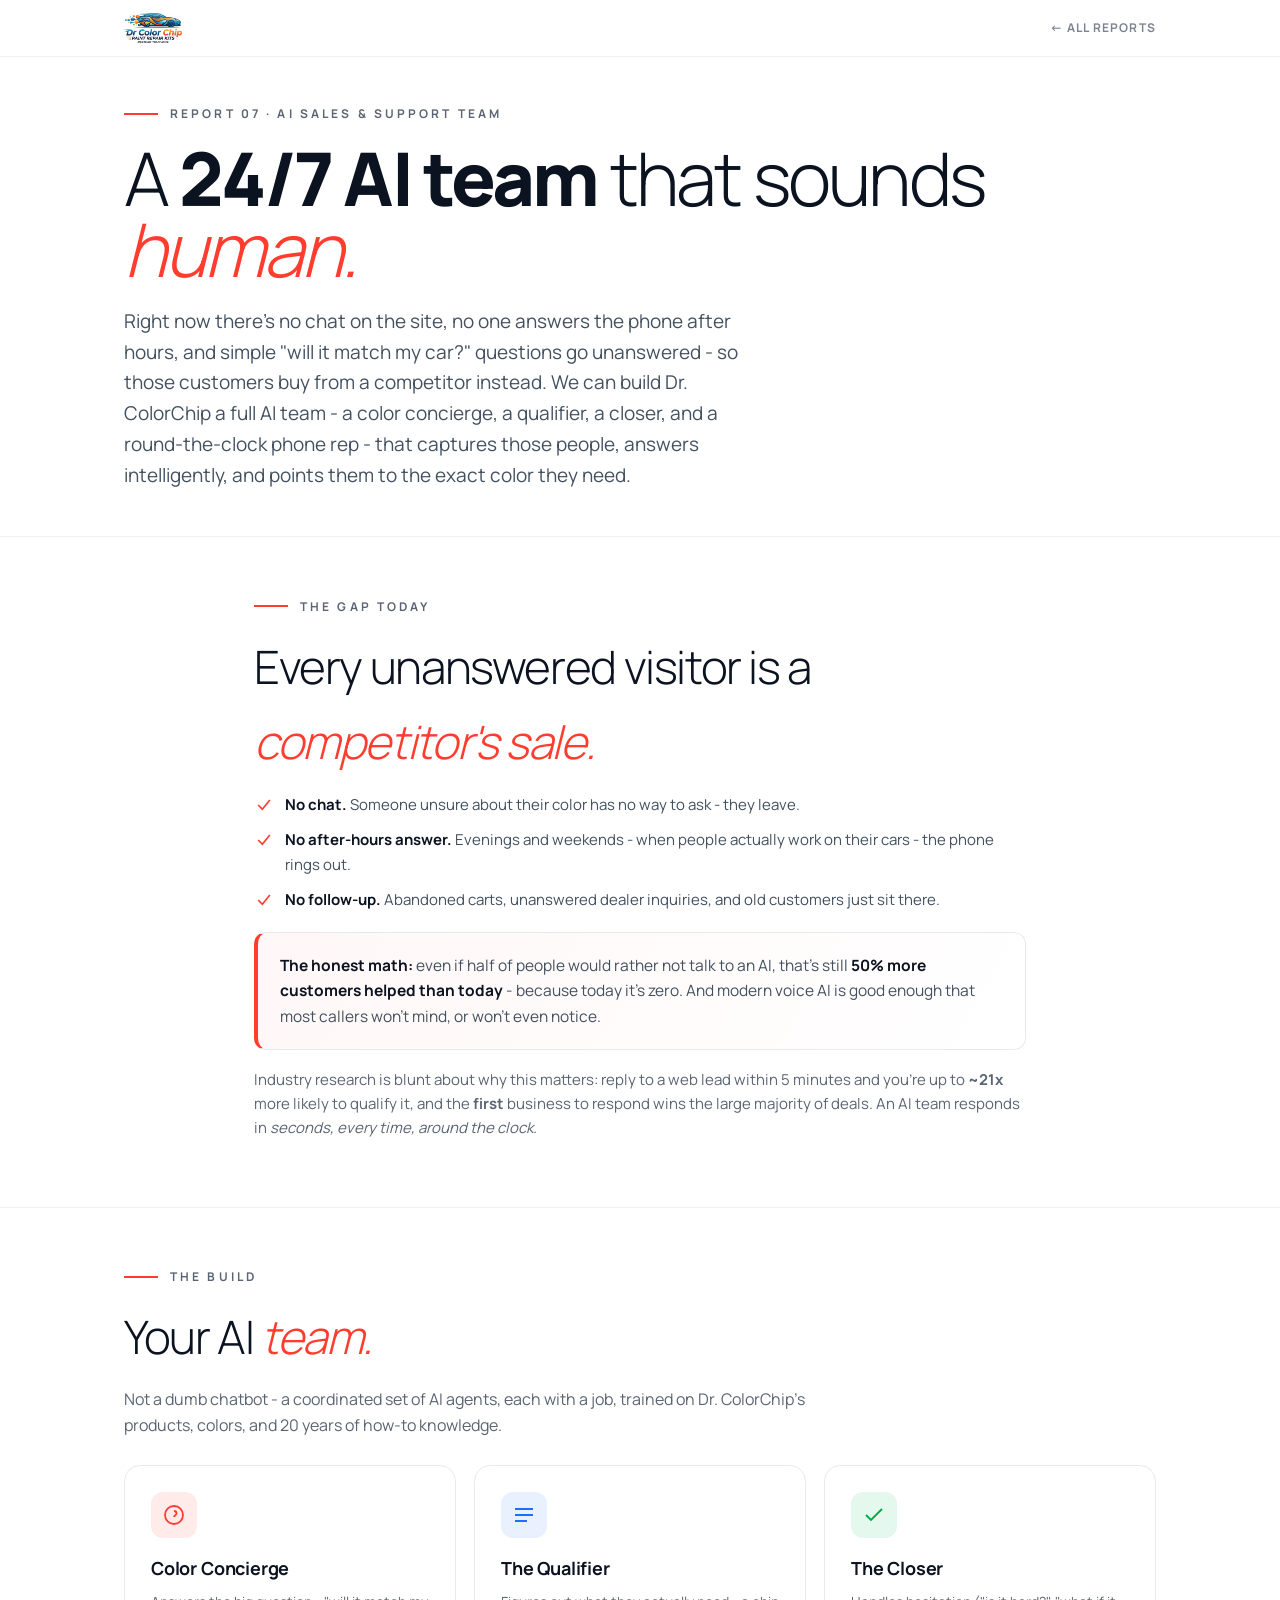
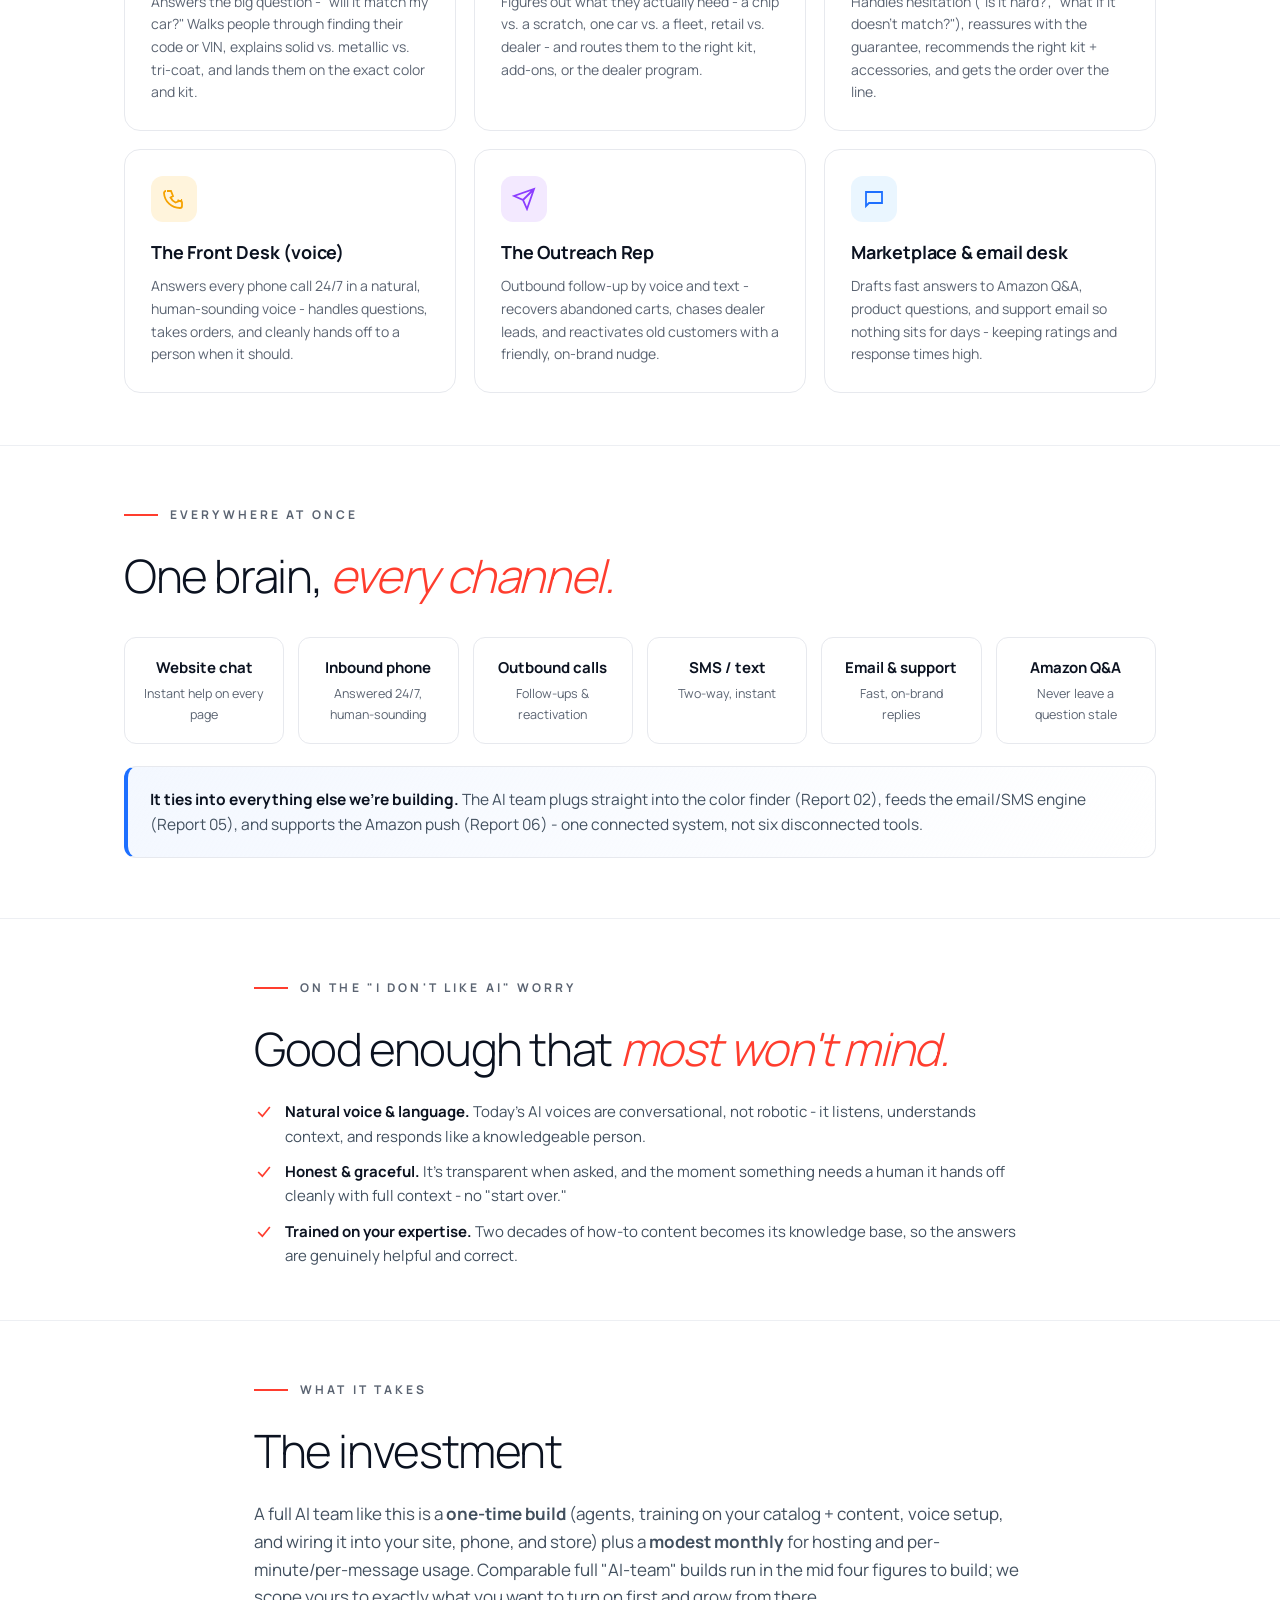
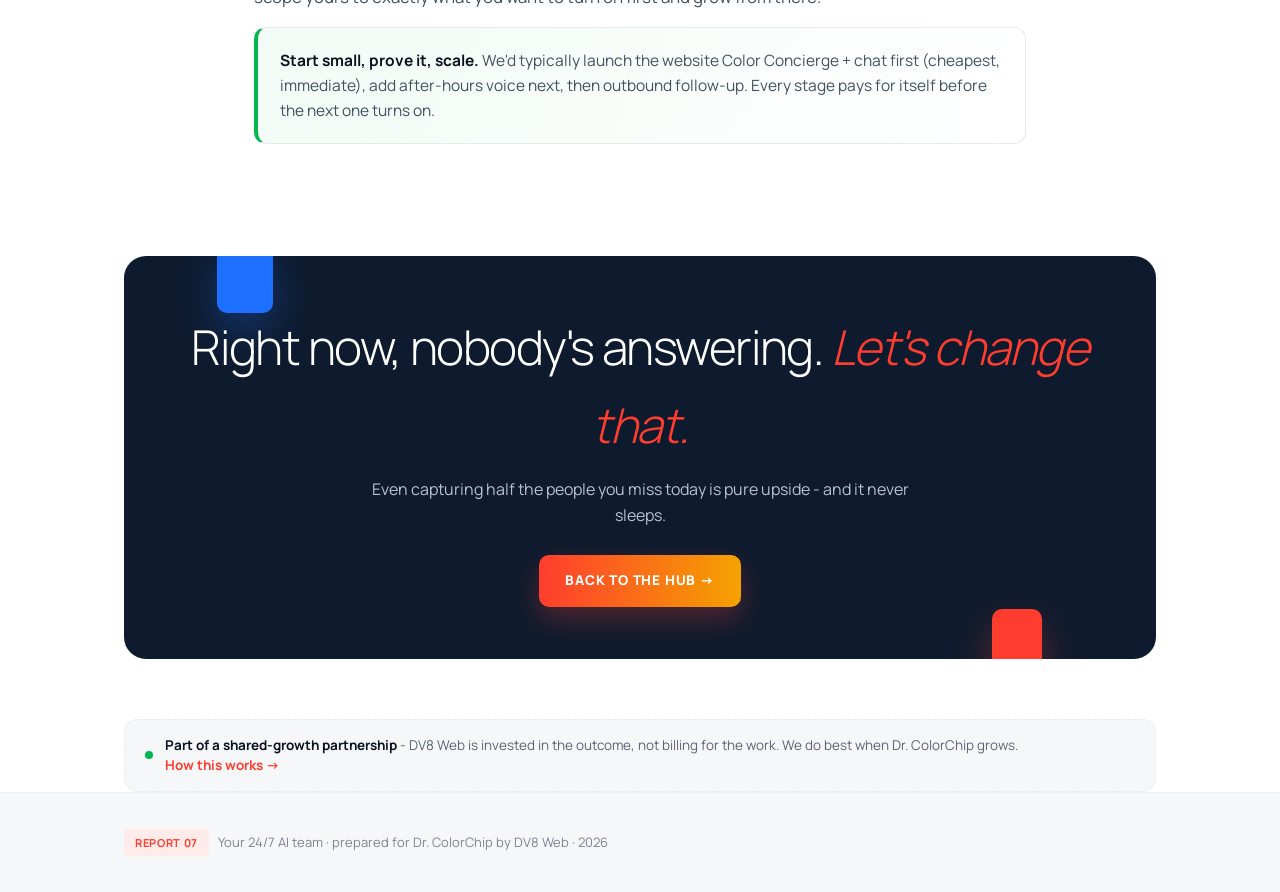
<file: reports/ai-team/index.html>
<!DOCTYPE html>
<html lang="en">
<head>
<meta charset="utf-8">
<meta name="viewport" content="width=device-width, initial-scale=1">
<title>Your 24/7 AI Team - Chat, Voice &amp; Follow-Up | Dr. ColorChip x DV8 Web</title>
<meta name="description" content="Dr. ColorChip has no chat and no after-hours answering - every unanswered visitor is a competitor's sale. Here's a full AI team: a color concierge, qualifier, closer, and 24/7 phone rep that sounds human.">
<meta name="robots" content="noindex">
<link rel="preconnect" href="https://fonts.googleapis.com">
<link rel="preconnect" href="https://fonts.gstatic.com" crossorigin>
<link href="https://fonts.googleapis.com/css2?family=Manrope:wght@300;400;500;600;700;800&display=swap" rel="stylesheet">
<link rel="stylesheet" href="../report.css">
<style>
  .roles{display:grid;grid-template-columns:repeat(auto-fit,minmax(250px,1fr));gap:18px;margin-top:26px}
  .role{border:1px solid var(--line);border-radius:16px;padding:26px;background:#fff;transition:transform .25s,box-shadow .25s,border-color .25s}
  .role:hover{transform:translateY(-5px);box-shadow:0 24px 48px rgba(11,18,32,.1);border-color:rgba(255,61,46,.3)}
  .role .ic{width:46px;height:46px;border-radius:12px;display:flex;align-items:center;justify-content:center;margin-bottom:16px}
  .role h3{font-size:18px;margin-bottom:8px}
  .role p{font-size:14px;color:var(--muted);margin:0}
  .chan{display:grid;grid-template-columns:repeat(auto-fit,minmax(160px,1fr));gap:14px;margin-top:24px}
  .ch{border:1px solid var(--line);border-radius:12px;padding:18px;text-align:center}
  .ch .t{font-weight:700;font-size:15px}
  .ch .d{font-size:12.5px;color:var(--muted);margin-top:4px}
</style>
</head>
<body>

<header class="site">
  <div class="wrap">
    <a href="../"><img src="../../site/assets/logo-full.png" alt="Dr. ColorChip"></a>
    <a class="bk" href="../">&larr; All reports</a>
  </div>
</header>

<main>
<section class="hero">
  <div class="wrap">
    <span class="eyebrow">Report 07 &middot; AI sales &amp; support team</span>
    <h1>A <b>24/7 AI team</b> that sounds <i>human.</i></h1>
    <p class="lede">Right now there's no chat on the site, no one answers the phone after hours, and simple "will it match my car?" questions go unanswered - so those customers buy from a competitor instead. We can build Dr. ColorChip a full AI team - a color concierge, a qualifier, a closer, and a round-the-clock phone rep - that captures those people, answers intelligently, and points them to the exact color they need.</p>
  </div>
</section>

<!-- THE PROBLEM -->
<section>
  <div class="wrap narrow">
    <span class="eyebrow">The gap today</span>
    <h2 style="margin-top:14px">Every unanswered visitor is a <i>competitor's sale.</i></h2>
    <ul class="clean">
      <li><svg width="20" height="20" viewBox="0 0 24 24" fill="none" stroke="#FF3D2E" stroke-width="2"><path d="m5 12 5 5 9-11"/></svg><span><b>No chat.</b> Someone unsure about their color has no way to ask - they leave.</span></li>
      <li><svg width="20" height="20" viewBox="0 0 24 24" fill="none" stroke="#FF3D2E" stroke-width="2"><path d="m5 12 5 5 9-11"/></svg><span><b>No after-hours answer.</b> Evenings and weekends - when people actually work on their cars - the phone rings out.</span></li>
      <li><svg width="20" height="20" viewBox="0 0 24 24" fill="none" stroke="#FF3D2E" stroke-width="2"><path d="m5 12 5 5 9-11"/></svg><span><b>No follow-up.</b> Abandoned carts, unanswered dealer inquiries, and old customers just sit there.</span></li>
    </ul>
    <div class="callout" style="margin-top:20px"><b>The honest math:</b> even if half of people would rather not talk to an AI, that's still <b>50% more customers helped than today</b> - because today it's zero. And modern voice AI is good enough that most callers won't mind, or won't even notice.</div>
    <p style="color:var(--muted);margin-top:18px;font-size:15px">Industry research is blunt about why this matters: reply to a web lead within 5 minutes and you're up to <b>~21x</b> more likely to qualify it, and the <b>first</b> business to respond wins the large majority of deals. An AI team responds in <em>seconds, every time, around the clock.</em></p>
  </div>
</section>

<!-- THE TEAM -->
<section>
  <div class="wrap">
    <span class="eyebrow">The build</span>
    <h2 style="margin-top:14px">Your AI <i>team.</i></h2>
    <p style="color:var(--muted);max-width:700px">Not a dumb chatbot - a coordinated set of AI agents, each with a job, trained on Dr. ColorChip's products, colors, and 20 years of how-to knowledge.</p>
    <div class="roles">
      <div class="role"><div class="ic" style="background:#FFECEA"><svg width="24" height="24" viewBox="0 0 24 24" fill="none" stroke="#FF3D2E" stroke-width="1.8"><circle cx="12" cy="12" r="9"/><path d="M12 8a2.5 2.5 0 0 1 2.5 2.5c0 1.5-2.5 2-2.5 3.5"/><path d="M12 17h.01"/></svg></div><h3>Color Concierge</h3><p>Answers the big question - "will it match my car?" Walks people through finding their code or VIN, explains solid vs. metallic vs. tri-coat, and lands them on the exact color and kit.</p></div>
      <div class="role"><div class="ic" style="background:#E9F1FF"><svg width="24" height="24" viewBox="0 0 24 24" fill="none" stroke="#1D6FFF" stroke-width="1.8"><path d="M3 6h18M3 12h18M3 18h12"/></svg></div><h3>The Qualifier</h3><p>Figures out what they actually need - a chip vs. a scratch, one car vs. a fleet, retail vs. dealer - and routes them to the right kit, add-ons, or the dealer program.</p></div>
      <div class="role"><div class="ic" style="background:#E4F8ED"><svg width="24" height="24" viewBox="0 0 24 24" fill="none" stroke="#00A846" stroke-width="1.8"><path d="M4 12l5 5L20 6"/></svg></div><h3>The Closer</h3><p>Handles hesitation ("is it hard?", "what if it doesn't match?"), reassures with the guarantee, recommends the right kit + accessories, and gets the order over the line.</p></div>
      <div class="role"><div class="ic" style="background:#FFF4DC"><svg width="24" height="24" viewBox="0 0 24 24" fill="none" stroke="#F5A200" stroke-width="1.8"><path d="M5 4h4l2 5-2.5 1.5a11 11 0 0 0 5 5L20 13l-1 0 0 0"/><path d="M15.5 13l4.5 2v4a2 2 0 0 1-2 2A16 16 0 0 1 2 6a2 2 0 0 1 2-2"/></svg></div><h3>The Front Desk (voice)</h3><p>Answers every phone call 24/7 in a natural, human-sounding voice - handles questions, takes orders, and cleanly hands off to a person when it should.</p></div>
      <div class="role"><div class="ic" style="background:#F3E9FF"><svg width="24" height="24" viewBox="0 0 24 24" fill="none" stroke="#8B3DFF" stroke-width="1.8"><path d="M22 2 11 13M22 2l-7 20-4-9-9-4z"/></svg></div><h3>The Outreach Rep</h3><p>Outbound follow-up by voice and text - recovers abandoned carts, chases dealer leads, and reactivates old customers with a friendly, on-brand nudge.</p></div>
      <div class="role"><div class="ic" style="background:#EAF6FF"><svg width="24" height="24" viewBox="0 0 24 24" fill="none" stroke="#1D6FFF" stroke-width="1.8"><path d="M4 5h16v11H7l-3 3z"/></svg></div><h3>Marketplace &amp; email desk</h3><p>Drafts fast answers to Amazon Q&amp;A, product questions, and support email so nothing sits for days - keeping ratings and response times high.</p></div>
    </div>
  </div>
</section>

<!-- CHANNELS -->
<section>
  <div class="wrap">
    <span class="eyebrow">Everywhere at once</span>
    <h2 style="margin-top:14px">One brain, <i>every channel.</i></h2>
    <div class="chan">
      <div class="ch"><div class="t">Website chat</div><div class="d">Instant help on every page</div></div>
      <div class="ch"><div class="t">Inbound phone</div><div class="d">Answered 24/7, human-sounding</div></div>
      <div class="ch"><div class="t">Outbound calls</div><div class="d">Follow-ups &amp; reactivation</div></div>
      <div class="ch"><div class="t">SMS / text</div><div class="d">Two-way, instant</div></div>
      <div class="ch"><div class="t">Email &amp; support</div><div class="d">Fast, on-brand replies</div></div>
      <div class="ch"><div class="t">Amazon Q&amp;A</div><div class="d">Never leave a question stale</div></div>
    </div>
    <div class="callout blue" style="margin-top:22px"><b>It ties into everything else we're building.</b> The AI team plugs straight into the color finder (Report 02), feeds the email/SMS engine (Report 05), and supports the Amazon push (Report 06) - one connected system, not six disconnected tools.</div>
  </div>
</section>

<!-- HUMAN-SOUNDING -->
<section>
  <div class="wrap narrow">
    <span class="eyebrow">On the "I don't like AI" worry</span>
    <h2 style="margin-top:14px">Good enough that <i>most won't mind.</i></h2>
    <ul class="clean">
      <li><svg width="20" height="20" viewBox="0 0 24 24" fill="none" stroke="#FF3D2E" stroke-width="2"><path d="m5 12 5 5 9-11"/></svg><span><b>Natural voice &amp; language.</b> Today's AI voices are conversational, not robotic - it listens, understands context, and responds like a knowledgeable person.</span></li>
      <li><svg width="20" height="20" viewBox="0 0 24 24" fill="none" stroke="#FF3D2E" stroke-width="2"><path d="m5 12 5 5 9-11"/></svg><span><b>Honest &amp; graceful.</b> It's transparent when asked, and the moment something needs a human it hands off cleanly with full context - no "start over."</span></li>
      <li><svg width="20" height="20" viewBox="0 0 24 24" fill="none" stroke="#FF3D2E" stroke-width="2"><path d="m5 12 5 5 9-11"/></svg><span><b>Trained on your expertise.</b> Two decades of how-to content becomes its knowledge base, so the answers are genuinely helpful and correct.</span></li>
    </ul>
  </div>
</section>

<!-- INVESTMENT -->
<section>
  <div class="wrap narrow">
    <span class="eyebrow">What it takes</span>
    <h2 style="margin-top:14px">The investment</h2>
    <p style="color:var(--text);font-size:17px">A full AI team like this is a <b>one-time build</b> (agents, training on your catalog + content, voice setup, and wiring it into your site, phone, and store) plus a <b>modest monthly</b> for hosting and per-minute/per-message usage. Comparable full "AI-team" builds run in the mid four figures to build; we scope yours to exactly what you want to turn on first and grow from there.</p>
    <div class="callout green" style="margin-top:16px"><b>Start small, prove it, scale.</b> We'd typically launch the website Color Concierge + chat first (cheapest, immediate), add after-hours voice next, then outbound follow-up. Every stage pays for itself before the next one turns on.</div>
  </div>
</section>

<div class="wrap">
  <div class="cta-band">
    <div class="sq" style="width:56px;height:72px;background:#1D6FFF;top:-15px;left:9%;--r:-7deg;animation:floaty 7s ease-in-out infinite;box-shadow:0 18px 40px rgba(29,111,255,.3)"></div>
    <div class="sq" style="width:50px;height:64px;background:#FF3D2E;bottom:-14px;right:11%;--r:9deg;animation:floaty 8s ease-in-out .5s infinite;box-shadow:0 18px 40px rgba(255,61,46,.34)"></div>
    <div style="position:relative">
      <h2 style="font-size:clamp(28px,4.4vw,48px)">Right now, nobody's answering. <i>Let's change that.</i></h2>
      <p style="max-width:540px;margin:14px auto 26px">Even capturing half the people you miss today is pure upside - and it never sleeps.</p>
      <a class="btn btn-primary" href="../">Back to the hub &rarr;</a>
    </div>
  </div>
</div>
</main>

<div class="partner-strip"><div class="in"><span class="d"></span><span><b>Part of a shared-growth partnership</b> - DV8 Web is invested in the outcome, not billing for the work. We do best when Dr. ColorChip grows. <a href="../partnership/">How this works &rarr;</a></span></div></div>

<footer class="site">
  <div class="wrap"><p style="margin:0"><span class="demoflag">Report 07</span> &nbsp; Your 24/7 AI team &middot; prepared for Dr. ColorChip by DV8 Web &middot; 2026</p></div>
</footer>

<script src="../track.js" defer></script>
</body>
</html>
</file>
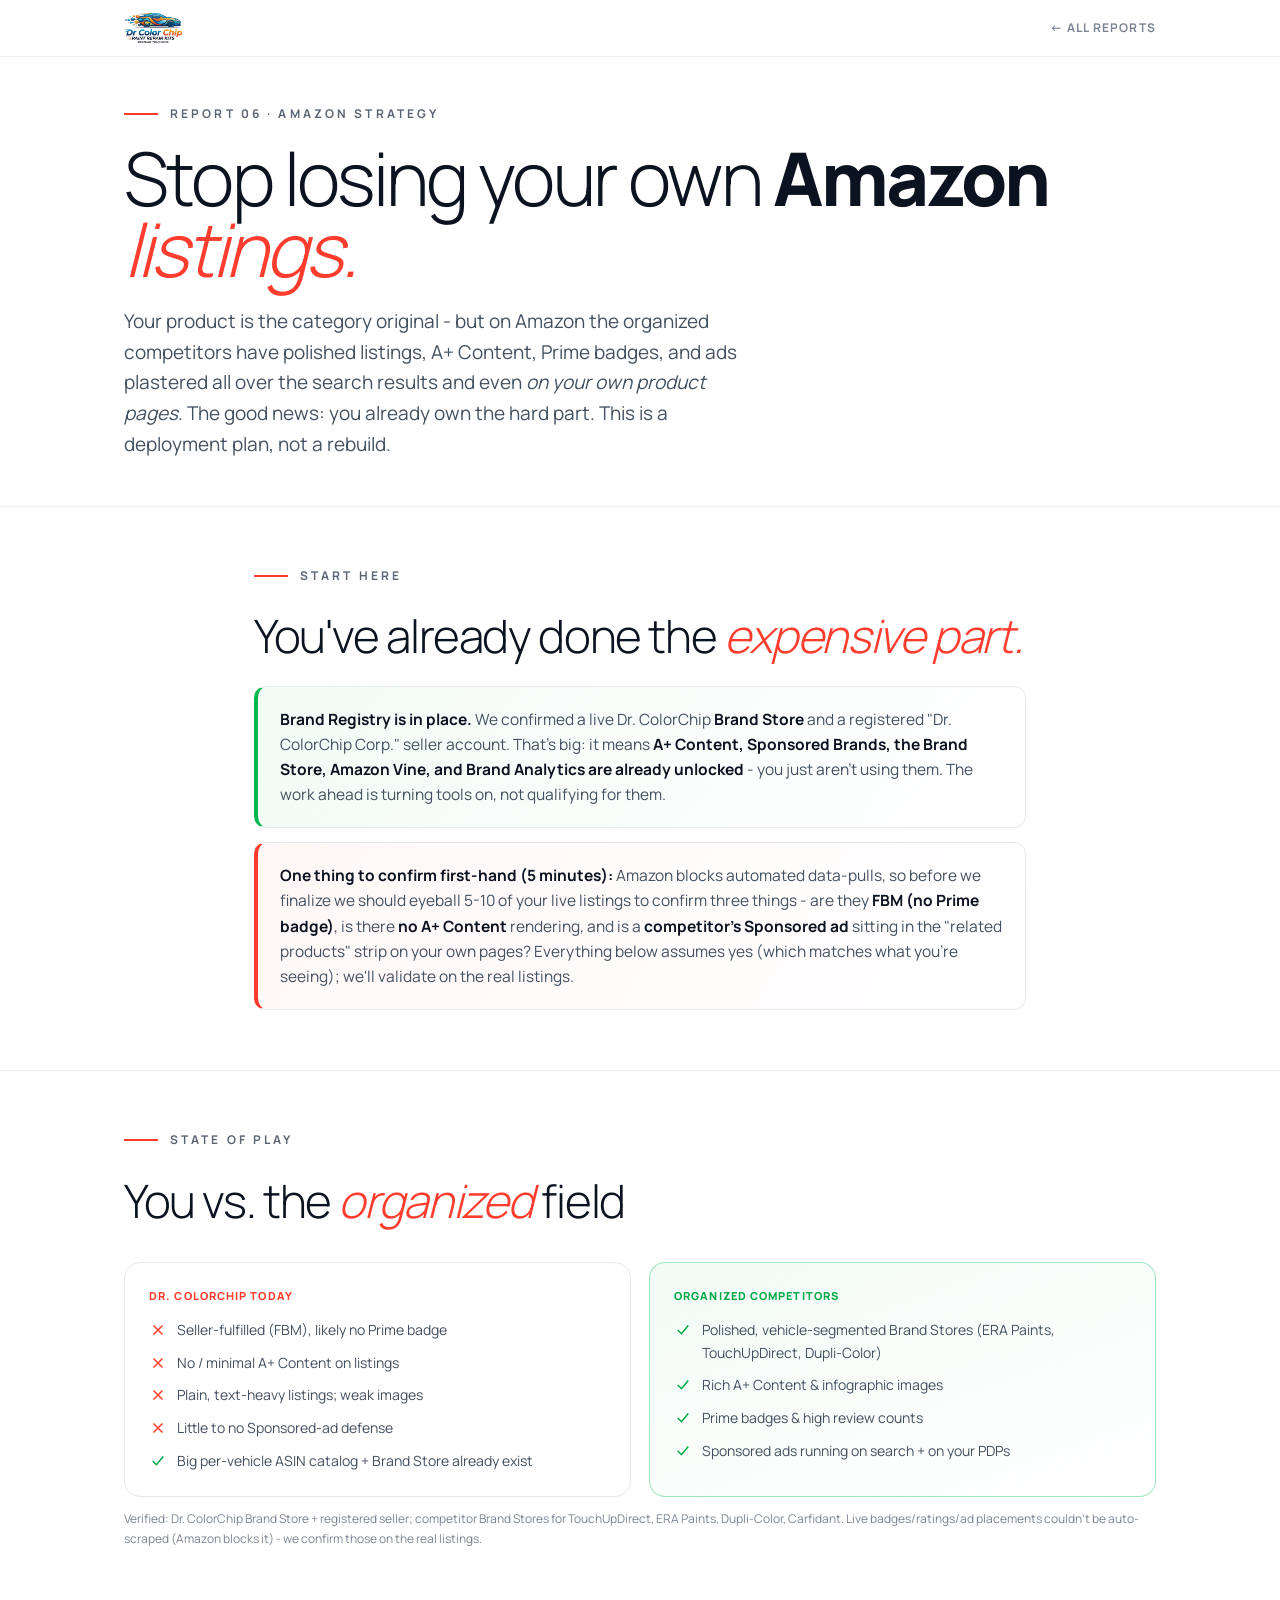
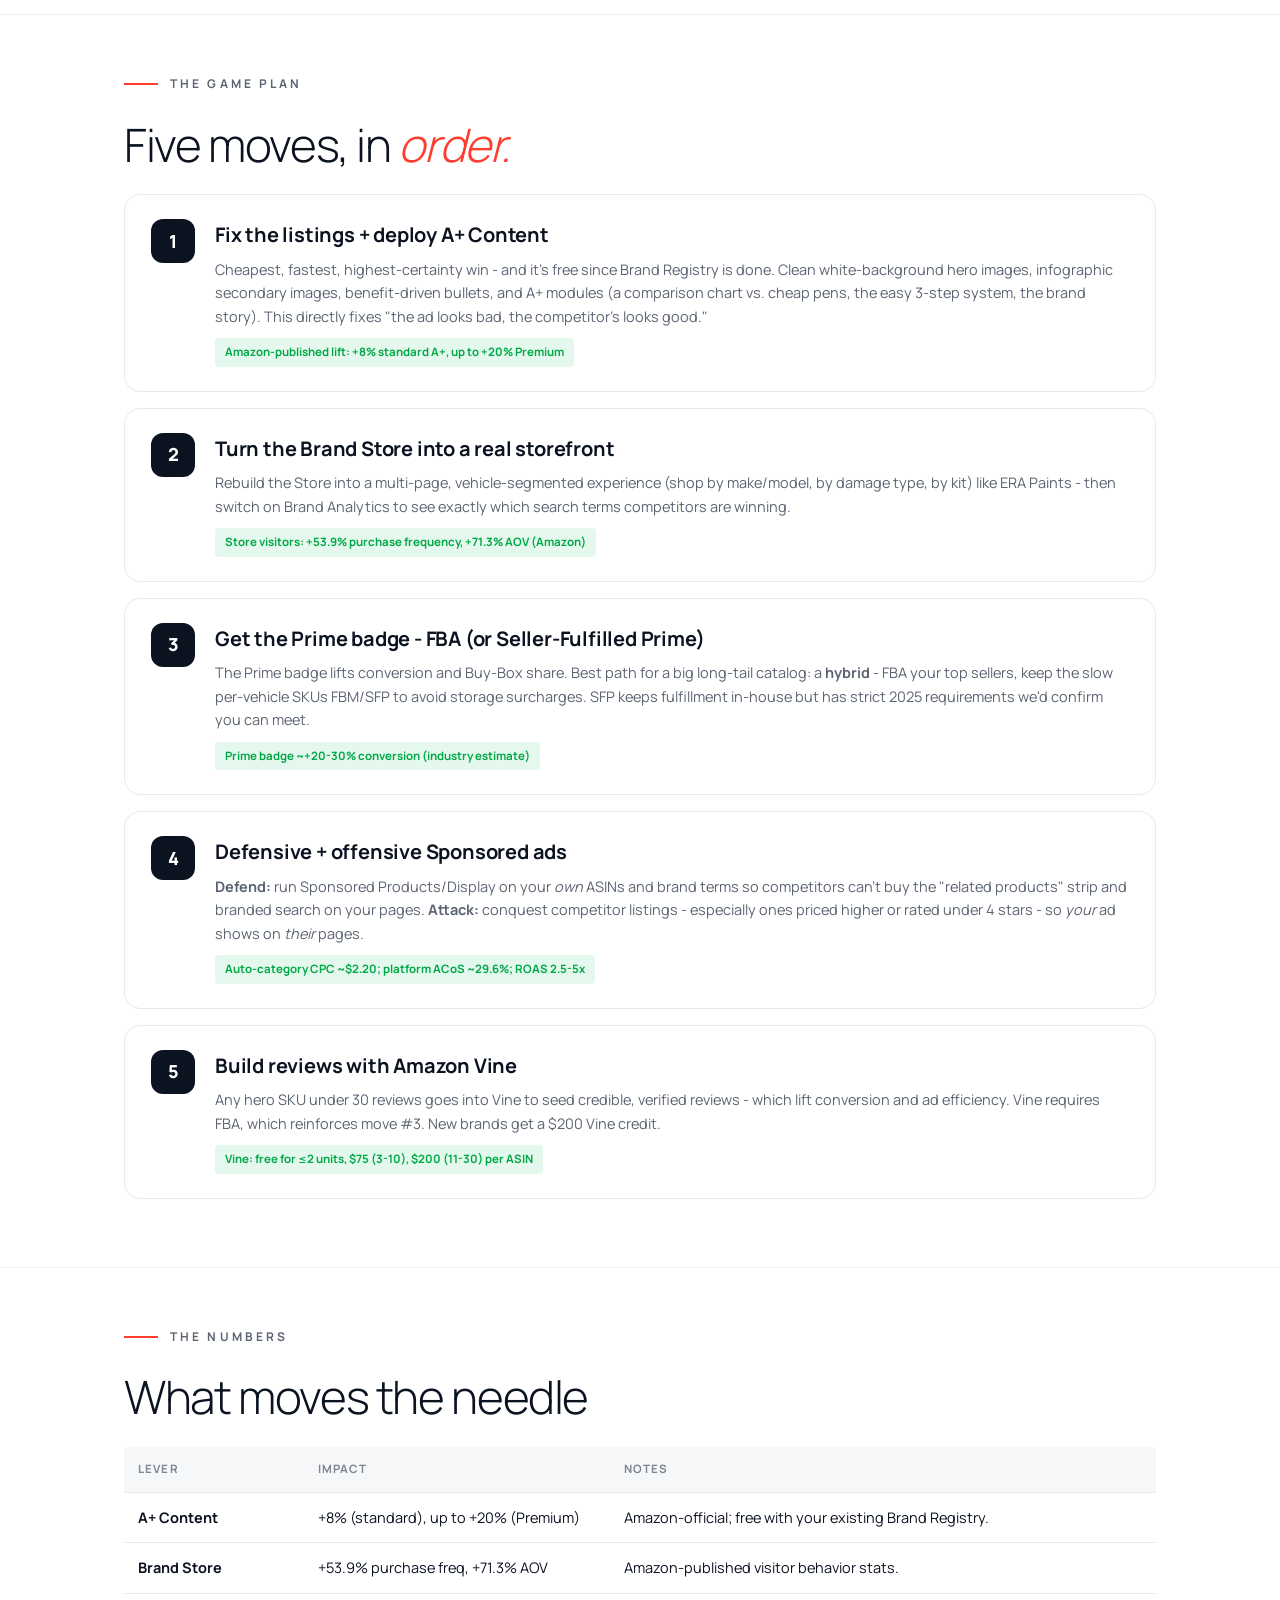
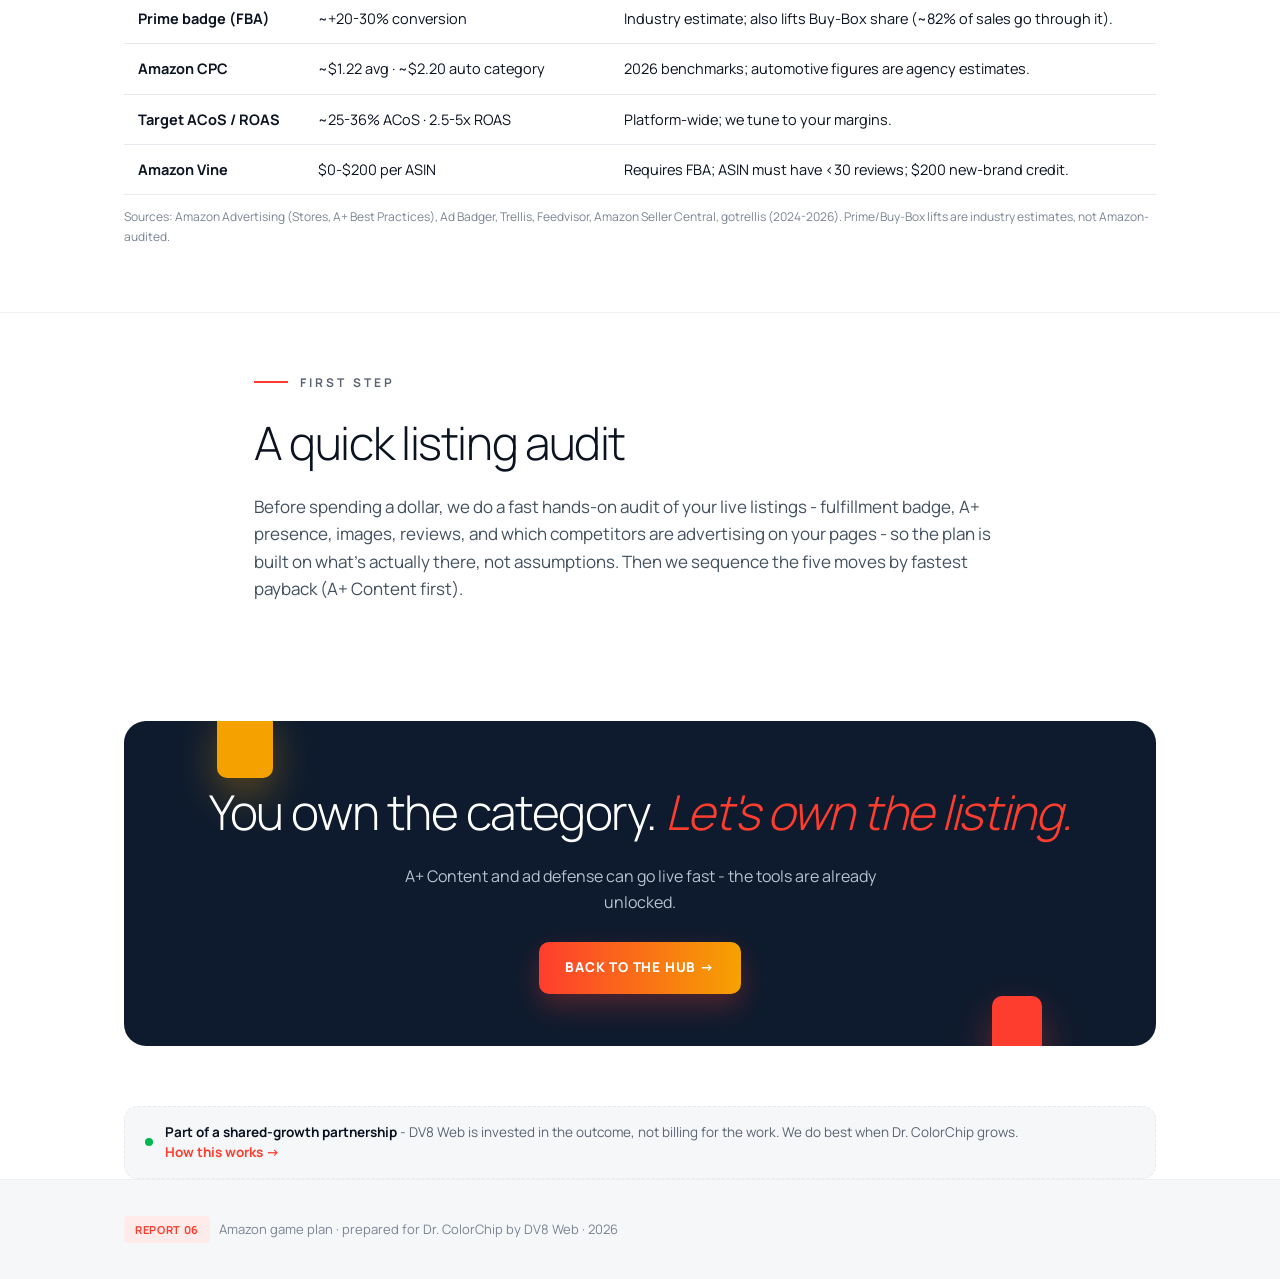
<file: reports/amazon/index.html>
<!DOCTYPE html>
<html lang="en">
<head>
<meta charset="utf-8">
<meta name="viewport" content="width=device-width, initial-scale=1">
<title>Amazon Game Plan - Fix Listings, FBA, A+ Content &amp; Ad Defense | Dr. ColorChip x DV8 Web</title>
<meta name="description" content="Dr. ColorChip's Amazon listings are being out-marketed and out-advertised by organized competitors. Here's the game plan: A+ Content, a real Brand Store, FBA/Prime, and defensive + offensive Sponsored ads.">
<meta name="robots" content="noindex">
<link rel="preconnect" href="https://fonts.googleapis.com">
<link rel="preconnect" href="https://fonts.gstatic.com" crossorigin>
<link href="https://fonts.googleapis.com/css2?family=Manrope:wght@300;400;500;600;700;800&display=swap" rel="stylesheet">
<link rel="stylesheet" href="../report.css">
<style>
  .vs{display:grid;grid-template-columns:1fr 1fr;gap:18px;margin-top:24px}
  .vs .col{border:1px solid var(--line);border-radius:16px;padding:24px}
  .vs .col.them{border-color:rgba(0,184,77,.35);background:linear-gradient(160deg,rgba(0,184,77,.05),#fff)}
  .vs .lab{font-size:11px;font-weight:800;letter-spacing:.1em;text-transform:uppercase;margin-bottom:14px}
  .vs ul{list-style:none;padding:0;margin:0;display:flex;flex-direction:column;gap:10px}
  .vs li{display:flex;gap:10px;font-size:14px;color:var(--text)}
  .vs li svg{flex:none;margin-top:2px}
  .prio{border:1px solid var(--line);border-radius:16px;padding:24px 26px;margin-bottom:16px;display:grid;grid-template-columns:auto 1fr;gap:20px;align-items:start}
  .prio .n{width:44px;height:44px;border-radius:12px;background:var(--ink);color:#fff;font-weight:800;font-size:18px;display:flex;align-items:center;justify-content:center}
  .prio h3{margin:0 0 6px}
  .prio p{margin:0;color:var(--muted);font-size:14.5px}
  .prio .win{display:inline-block;margin-top:10px;font-size:11.5px;font-weight:700;background:#E4F8ED;color:#00A846;padding:5px 10px;border-radius:4px}
  @media(max-width:700px){.vs{grid-template-columns:1fr}.prio{grid-template-columns:1fr}}
</style>
</head>
<body>

<header class="site">
  <div class="wrap">
    <a href="../"><img src="../../site/assets/logo-full.png" alt="Dr. ColorChip"></a>
    <a class="bk" href="../">&larr; All reports</a>
  </div>
</header>

<main>
<section class="hero">
  <div class="wrap">
    <span class="eyebrow">Report 06 &middot; Amazon strategy</span>
    <h1>Stop losing your own <b>Amazon</b> <i>listings.</i></h1>
    <p class="lede">Your product is the category original - but on Amazon the organized competitors have polished listings, A+ Content, Prime badges, and ads plastered all over the search results and even <em>on your own product pages</em>. The good news: you already own the hard part. This is a deployment plan, not a rebuild.</p>
  </div>
</section>

<!-- GOOD NEWS -->
<section>
  <div class="wrap narrow">
    <span class="eyebrow">Start here</span>
    <h2 style="margin-top:14px">You've already done the <i>expensive part.</i></h2>
    <div class="callout green"><b>Brand Registry is in place.</b> We confirmed a live Dr. ColorChip <b>Brand Store</b> and a registered "Dr. ColorChip Corp." seller account. That's big: it means <b>A+ Content, Sponsored Brands, the Brand Store, Amazon Vine, and Brand Analytics are already unlocked</b> - you just aren't using them. The work ahead is turning tools on, not qualifying for them.</div>
    <div class="callout" style="margin-top:14px"><b>One thing to confirm first-hand (5 minutes):</b> Amazon blocks automated data-pulls, so before we finalize we should eyeball 5-10 of your live listings to confirm three things - are they <b>FBM (no Prime badge)</b>, is there <b>no A+ Content</b> rendering, and is a <b>competitor's Sponsored ad</b> sitting in the "related products" strip on your own pages? Everything below assumes yes (which matches what you're seeing); we'll validate on the real listings.</div>
  </div>
</section>

<!-- STATE OF PLAY -->
<section>
  <div class="wrap">
    <span class="eyebrow">State of play</span>
    <h2 style="margin-top:14px">You vs. the <i>organized</i> field</h2>
    <div class="vs">
      <div class="col">
        <div class="lab" style="color:var(--red)">Dr. ColorChip today</div>
        <ul>
          <li><svg width="18" height="18" viewBox="0 0 24 24" fill="none" stroke="#FF3D2E" stroke-width="2"><path d="M6 6l12 12M18 6 6 18"/></svg>Seller-fulfilled (FBM), likely no Prime badge</li>
          <li><svg width="18" height="18" viewBox="0 0 24 24" fill="none" stroke="#FF3D2E" stroke-width="2"><path d="M6 6l12 12M18 6 6 18"/></svg>No / minimal A+ Content on listings</li>
          <li><svg width="18" height="18" viewBox="0 0 24 24" fill="none" stroke="#FF3D2E" stroke-width="2"><path d="M6 6l12 12M18 6 6 18"/></svg>Plain, text-heavy listings; weak images</li>
          <li><svg width="18" height="18" viewBox="0 0 24 24" fill="none" stroke="#FF3D2E" stroke-width="2"><path d="M6 6l12 12M18 6 6 18"/></svg>Little to no Sponsored-ad defense</li>
          <li><svg width="18" height="18" viewBox="0 0 24 24" fill="none" stroke="#00A846" stroke-width="2"><path d="m5 12 5 5 9-11"/></svg>Big per-vehicle ASIN catalog + Brand Store already exist</li>
        </ul>
      </div>
      <div class="col them">
        <div class="lab" style="color:#00A846">Organized competitors</div>
        <ul>
          <li><svg width="18" height="18" viewBox="0 0 24 24" fill="none" stroke="#00A846" stroke-width="2"><path d="m5 12 5 5 9-11"/></svg>Polished, vehicle-segmented Brand Stores (ERA Paints, TouchUpDirect, Dupli-Color)</li>
          <li><svg width="18" height="18" viewBox="0 0 24 24" fill="none" stroke="#00A846" stroke-width="2"><path d="m5 12 5 5 9-11"/></svg>Rich A+ Content &amp; infographic images</li>
          <li><svg width="18" height="18" viewBox="0 0 24 24" fill="none" stroke="#00A846" stroke-width="2"><path d="m5 12 5 5 9-11"/></svg>Prime badges &amp; high review counts</li>
          <li><svg width="18" height="18" viewBox="0 0 24 24" fill="none" stroke="#00A846" stroke-width="2"><path d="m5 12 5 5 9-11"/></svg>Sponsored ads running on search + on your PDPs</li>
        </ul>
      </div>
    </div>
    <p class="src" style="margin-top:12px">Verified: Dr. ColorChip Brand Store + registered seller; competitor Brand Stores for TouchUpDirect, ERA Paints, Dupli-Color, Carfidant. Live badges/ratings/ad placements couldn't be auto-scraped (Amazon blocks it) - we confirm those on the real listings.</p>
  </div>
</section>

<!-- THE GAME PLAN -->
<section>
  <div class="wrap">
    <span class="eyebrow">The game plan</span>
    <h2 style="margin-top:14px">Five moves, in <i>order.</i></h2>

    <div class="prio"><div class="n">1</div><div>
      <h3>Fix the listings + deploy A+ Content</h3>
      <p>Cheapest, fastest, highest-certainty win - and it's free since Brand Registry is done. Clean white-background hero images, infographic secondary images, benefit-driven bullets, and A+ modules (a comparison chart vs. cheap pens, the easy 3-step system, the brand story). This directly fixes "the ad looks bad, the competitor's looks good."</p>
      <span class="win">Amazon-published lift: +8% standard A+, up to +20% Premium</span>
    </div></div>

    <div class="prio"><div class="n">2</div><div>
      <h3>Turn the Brand Store into a real storefront</h3>
      <p>Rebuild the Store into a multi-page, vehicle-segmented experience (shop by make/model, by damage type, by kit) like ERA Paints - then switch on Brand Analytics to see exactly which search terms competitors are winning.</p>
      <span class="win">Store visitors: +53.9% purchase frequency, +71.3% AOV (Amazon)</span>
    </div></div>

    <div class="prio"><div class="n">3</div><div>
      <h3>Get the Prime badge - FBA (or Seller-Fulfilled Prime)</h3>
      <p>The Prime badge lifts conversion and Buy-Box share. Best path for a big long-tail catalog: a <b>hybrid</b> - FBA your top sellers, keep the slow per-vehicle SKUs FBM/SFP to avoid storage surcharges. SFP keeps fulfillment in-house but has strict 2025 requirements we'd confirm you can meet.</p>
      <span class="win">Prime badge ~+20-30% conversion (industry estimate)</span>
    </div></div>

    <div class="prio"><div class="n">4</div><div>
      <h3>Defensive + offensive Sponsored ads</h3>
      <p><b>Defend:</b> run Sponsored Products/Display on your <em>own</em> ASINs and brand terms so competitors can't buy the "related products" strip and branded search on your pages. <b>Attack:</b> conquest competitor listings - especially ones priced higher or rated under 4 stars - so <em>your</em> ad shows on <em>their</em> pages.</p>
      <span class="win">Auto-category CPC ~$2.20; platform ACoS ~29.6%; ROAS 2.5-5x</span>
    </div></div>

    <div class="prio"><div class="n">5</div><div>
      <h3>Build reviews with Amazon Vine</h3>
      <p>Any hero SKU under 30 reviews goes into Vine to seed credible, verified reviews - which lift conversion and ad efficiency. Vine requires FBA, which reinforces move #3. New brands get a $200 Vine credit.</p>
      <span class="win">Vine: free for &le;2 units, $75 (3-10), $200 (11-30) per ASIN</span>
    </div></div>
  </div>
</section>

<!-- BENCHMARKS -->
<section>
  <div class="wrap">
    <span class="eyebrow">The numbers</span>
    <h2 style="margin-top:14px">What moves the needle</h2>
    <table class="rt">
      <thead><tr><th>Lever</th><th>Impact</th><th>Notes</th></tr></thead>
      <tbody>
        <tr><td><b>A+ Content</b></td><td>+8% (standard), up to +20% (Premium)</td><td>Amazon-official; free with your existing Brand Registry.</td></tr>
        <tr><td><b>Brand Store</b></td><td>+53.9% purchase freq, +71.3% AOV</td><td>Amazon-published visitor behavior stats.</td></tr>
        <tr><td><b>Prime badge (FBA)</b></td><td>~+20-30% conversion</td><td>Industry estimate; also lifts Buy-Box share (~82% of sales go through it).</td></tr>
        <tr><td><b>Amazon CPC</b></td><td>~$1.22 avg &middot; ~$2.20 auto category</td><td>2026 benchmarks; automotive figures are agency estimates.</td></tr>
        <tr><td><b>Target ACoS / ROAS</b></td><td>~25-36% ACoS &middot; 2.5-5x ROAS</td><td>Platform-wide; we tune to your margins.</td></tr>
        <tr><td><b>Amazon Vine</b></td><td>$0-$200 per ASIN</td><td>Requires FBA; ASIN must have &lt;30 reviews; $200 new-brand credit.</td></tr>
      </tbody>
    </table>
    <p class="src" style="margin-top:12px">Sources: Amazon Advertising (Stores, A+ Best Practices), Ad Badger, Trellis, Feedvisor, Amazon Seller Central, gotrellis (2024-2026). Prime/Buy-Box lifts are industry estimates, not Amazon-audited.</p>
  </div>
</section>

<!-- HONEST NEXT STEP -->
<section>
  <div class="wrap narrow">
    <span class="eyebrow">First step</span>
    <h2 style="margin-top:14px">A quick listing audit</h2>
    <p style="color:var(--text);font-size:17px">Before spending a dollar, we do a fast hands-on audit of your live listings - fulfillment badge, A+ presence, images, reviews, and which competitors are advertising on your pages - so the plan is built on what's actually there, not assumptions. Then we sequence the five moves by fastest payback (A+ Content first).</p>
  </div>
</section>

<div class="wrap">
  <div class="cta-band">
    <div class="sq" style="width:56px;height:72px;background:#F5A200;top:-15px;left:9%;--r:-7deg;animation:floaty 7s ease-in-out infinite;box-shadow:0 18px 40px rgba(245,162,0,.32)"></div>
    <div class="sq" style="width:50px;height:64px;background:#FF3D2E;bottom:-14px;right:11%;--r:9deg;animation:floaty 8s ease-in-out .5s infinite;box-shadow:0 18px 40px rgba(255,61,46,.34)"></div>
    <div style="position:relative">
      <h2 style="font-size:clamp(28px,4.4vw,48px)">You own the category. <i>Let's own the listing.</i></h2>
      <p style="max-width:540px;margin:14px auto 26px">A+ Content and ad defense can go live fast - the tools are already unlocked.</p>
      <a class="btn btn-primary" href="../">Back to the hub &rarr;</a>
    </div>
  </div>
</div>
</main>

<div class="partner-strip"><div class="in"><span class="d"></span><span><b>Part of a shared-growth partnership</b> - DV8 Web is invested in the outcome, not billing for the work. We do best when Dr. ColorChip grows. <a href="../partnership/">How this works &rarr;</a></span></div></div>

<footer class="site">
  <div class="wrap"><p style="margin:0"><span class="demoflag">Report 06</span> &nbsp; Amazon game plan &middot; prepared for Dr. ColorChip by DV8 Web &middot; 2026</p></div>
</footer>

<script src="../track.js" defer></script>
</body>
</html>
</file>
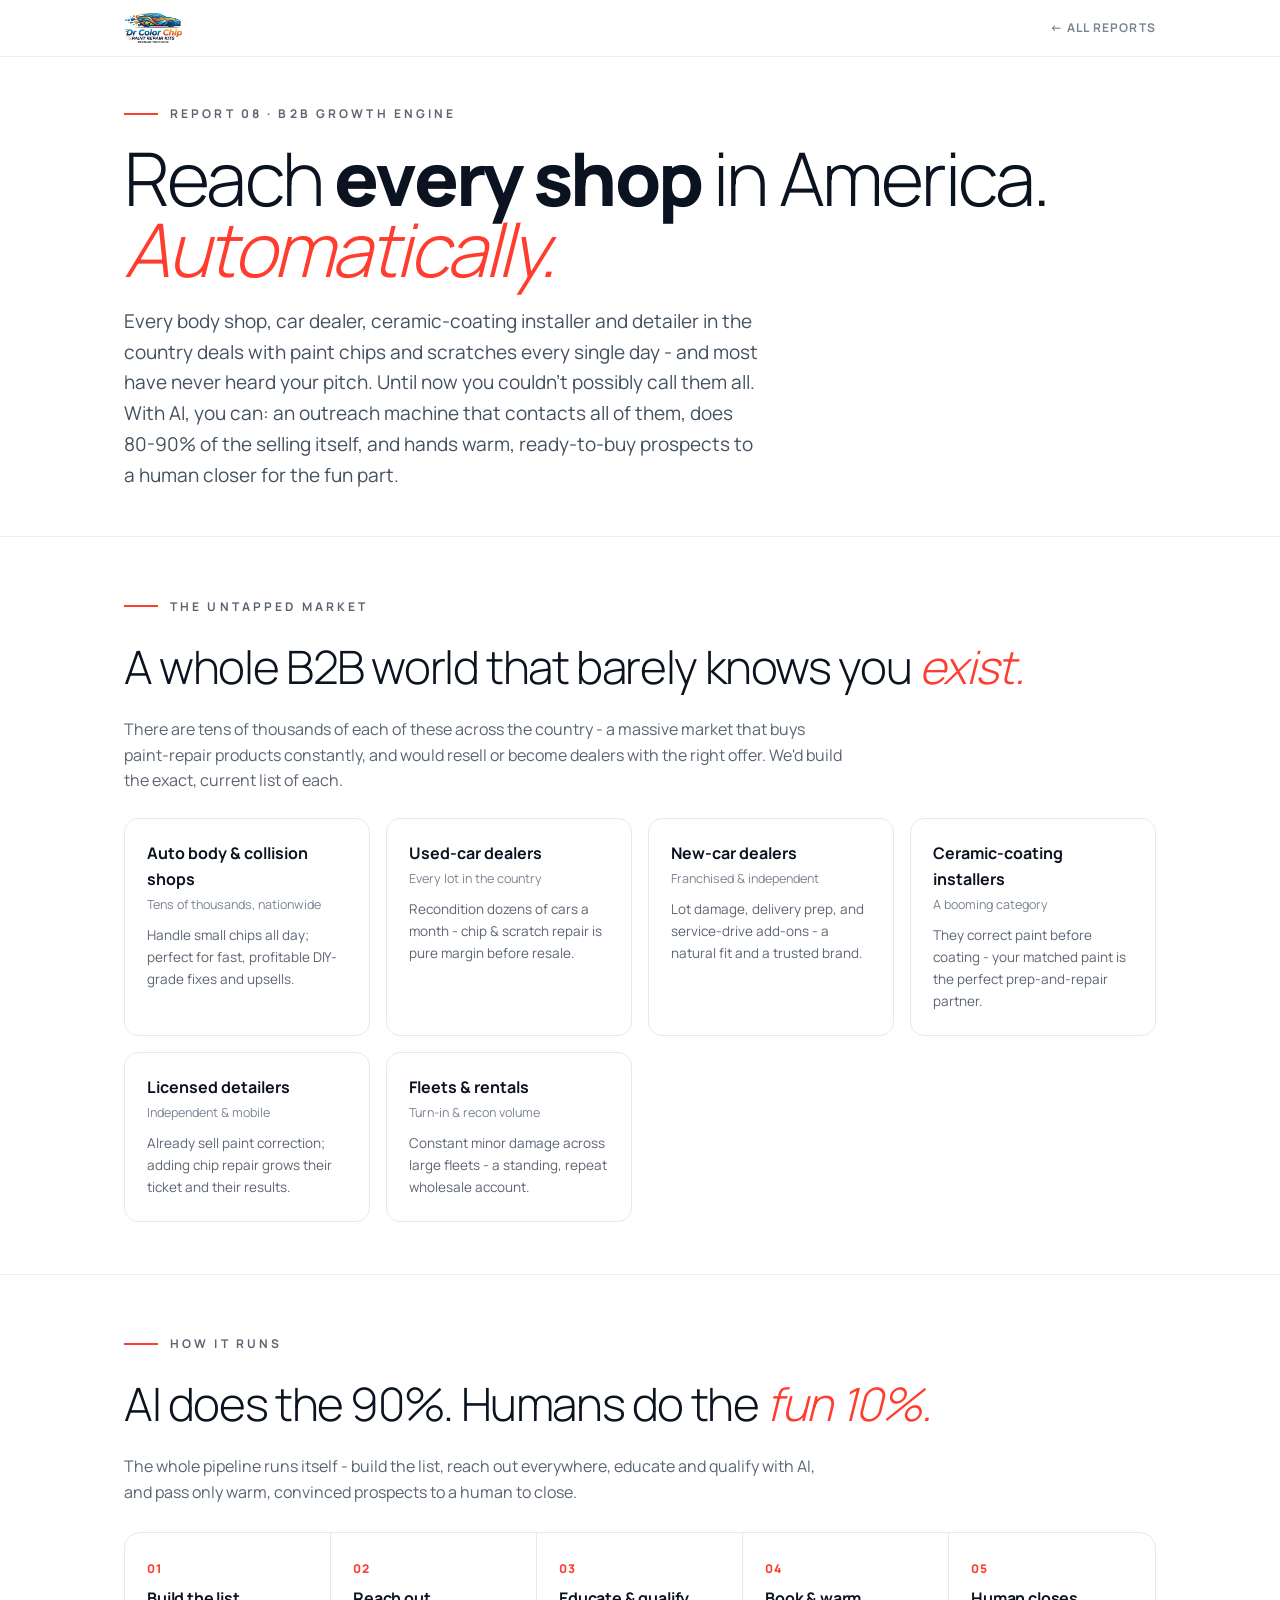
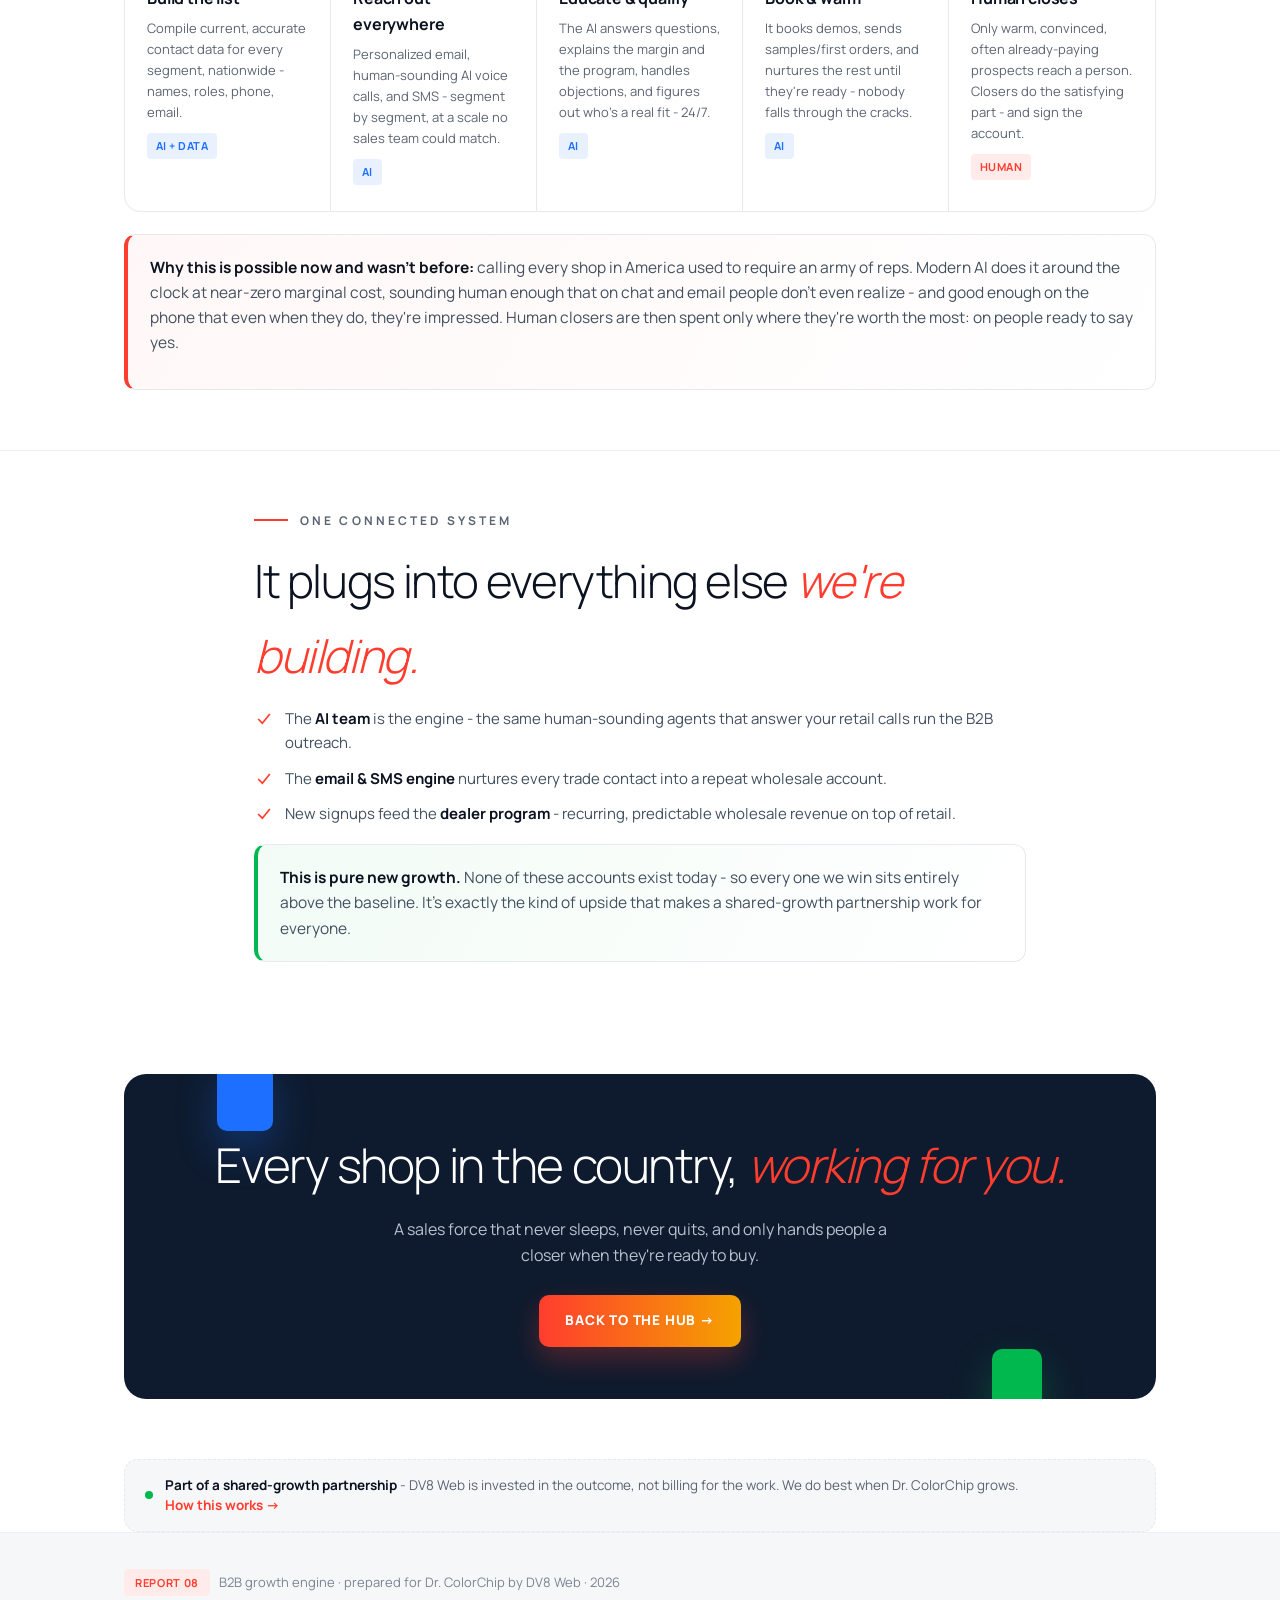
<file: reports/b2b-engine/index.html>
<!DOCTYPE html>
<html lang="en">
<head>
<meta charset="utf-8">
<meta name="viewport" content="width=device-width, initial-scale=1">
<title>The B2B Growth Machine - Reach Every Shop in America | Dr. ColorChip x DV8 Web</title>
<meta name="description" content="Body shops, car dealers, ceramic-coating installers and detailers all deal with paint chips daily. An AI-powered outreach machine that reaches all of them, does 80-90% of the work, and hands warm buyers to human closers.">
<meta name="robots" content="noindex">
<link rel="preconnect" href="https://fonts.googleapis.com">
<link rel="preconnect" href="https://fonts.gstatic.com" crossorigin>
<link href="https://fonts.googleapis.com/css2?family=Manrope:wght@300;400;500;600;700;800&display=swap" rel="stylesheet">
<link rel="stylesheet" href="../report.css">
<style>
  .aud{display:grid;grid-template-columns:repeat(auto-fit,minmax(220px,1fr));gap:16px;margin-top:24px}
  .a{border:1px solid var(--line);border-radius:14px;padding:22px;background:#fff;transition:transform .2s,box-shadow .2s}
  .a:hover{transform:translateY(-4px);box-shadow:0 20px 40px rgba(11,18,32,.09)}
  .a .t{font-weight:700;font-size:16px}
  .a .s{font-size:12.5px;color:var(--faint);margin:2px 0 10px}
  .a p{font-size:13.5px;color:var(--muted);margin:0}
  .pipe{display:grid;grid-template-columns:repeat(auto-fit,minmax(200px,1fr));gap:0;margin-top:26px;border:1px solid var(--line);border-radius:16px;overflow:hidden}
  .pstep{padding:26px 22px;border-right:1px solid var(--line);position:relative}
  .pstep:last-child{border-right:none}
  .pstep .n{font-weight:800;font-size:12px;color:var(--red);letter-spacing:.08em}
  .pstep h3{font-size:16px;margin:8px 0 6px}
  .pstep p{font-size:13px;color:var(--muted);margin:0}
  .pstep .who{margin-top:10px;font-size:11px;font-weight:700;letter-spacing:.04em;text-transform:uppercase;padding:4px 9px;border-radius:4px;display:inline-block}
  .ai{background:#E9F1FF;color:#1D6FFF}
  .hu{background:#FFECEA;color:#FF3D2E}
  @media(max-width:760px){.pstep{border-right:none;border-bottom:1px solid var(--line)}}
</style>
</head>
<body>

<header class="site">
  <div class="wrap">
    <a href="../"><img src="../../site/assets/logo-full.png" alt="Dr. ColorChip"></a>
    <a class="bk" href="../">&larr; All reports</a>
  </div>
</header>

<main>
<section class="hero">
  <div class="wrap">
    <span class="eyebrow">Report 08 &middot; B2B growth engine</span>
    <h1>Reach <b>every shop</b> in America. <i>Automatically.</i></h1>
    <p class="lede">Every body shop, car dealer, ceramic-coating installer and detailer in the country deals with paint chips and scratches every single day - and most have never heard your pitch. Until now you couldn't possibly call them all. With AI, you can: an outreach machine that contacts all of them, does 80-90% of the selling itself, and hands warm, ready-to-buy prospects to a human closer for the fun part.</p>
  </div>
</section>

<!-- THE AUDIENCE -->
<section>
  <div class="wrap">
    <span class="eyebrow">The untapped market</span>
    <h2 style="margin-top:14px">A whole B2B world that barely knows you <i>exist.</i></h2>
    <p style="color:var(--muted);max-width:720px">There are tens of thousands of each of these across the country - a massive market that buys paint-repair products constantly, and would resell or become dealers with the right offer. We'd build the exact, current list of each.</p>
    <div class="aud">
      <div class="a"><div class="t">Auto body &amp; collision shops</div><div class="s">Tens of thousands, nationwide</div><p>Handle small chips all day; perfect for fast, profitable DIY-grade fixes and upsells.</p></div>
      <div class="a"><div class="t">Used-car dealers</div><div class="s">Every lot in the country</div><p>Recondition dozens of cars a month - chip &amp; scratch repair is pure margin before resale.</p></div>
      <div class="a"><div class="t">New-car dealers</div><div class="s">Franchised &amp; independent</div><p>Lot damage, delivery prep, and service-drive add-ons - a natural fit and a trusted brand.</p></div>
      <div class="a"><div class="t">Ceramic-coating installers</div><div class="s">A booming category</div><p>They correct paint before coating - your matched paint is the perfect prep-and-repair partner.</p></div>
      <div class="a"><div class="t">Licensed detailers</div><div class="s">Independent &amp; mobile</div><p>Already sell paint correction; adding chip repair grows their ticket and their results.</p></div>
      <div class="a"><div class="t">Fleets &amp; rentals</div><div class="s">Turn-in &amp; recon volume</div><p>Constant minor damage across large fleets - a standing, repeat wholesale account.</p></div>
    </div>
  </div>
</section>

<!-- THE MACHINE -->
<section>
  <div class="wrap">
    <span class="eyebrow">How it runs</span>
    <h2 style="margin-top:14px">AI does the 90%. Humans do the <i>fun 10%.</i></h2>
    <p style="color:var(--muted);max-width:720px">The whole pipeline runs itself - build the list, reach out everywhere, educate and qualify with AI, and pass only warm, convinced prospects to a human to close.</p>
    <div class="pipe">
      <div class="pstep"><div class="n">01</div><h3>Build the list</h3><p>Compile current, accurate contact data for every segment, nationwide - names, roles, phone, email.</p><span class="who ai">AI + data</span></div>
      <div class="pstep"><div class="n">02</div><h3>Reach out everywhere</h3><p>Personalized email, human-sounding AI voice calls, and SMS - segment by segment, at a scale no sales team could match.</p><span class="who ai">AI</span></div>
      <div class="pstep"><div class="n">03</div><h3>Educate &amp; qualify</h3><p>The AI answers questions, explains the margin and the program, handles objections, and figures out who's a real fit - 24/7.</p><span class="who ai">AI</span></div>
      <div class="pstep"><div class="n">04</div><h3>Book &amp; warm</h3><p>It books demos, sends samples/first orders, and nurtures the rest until they're ready - nobody falls through the cracks.</p><span class="who ai">AI</span></div>
      <div class="pstep"><div class="n">05</div><h3>Human closes</h3><p>Only warm, convinced, often already-paying prospects reach a person. Closers do the satisfying part - and sign the account.</p><span class="who hu">Human</span></div>
    </div>
    <div class="callout" style="margin-top:22px"><b>Why this is possible now and wasn't before:</b> calling every shop in America used to require an army of reps. Modern AI does it around the clock at near-zero marginal cost, sounding human enough that on chat and email people don't even realize - and good enough on the phone that even when they do, they're impressed. Human closers are then spent only where they're worth the most: on people ready to say yes.</p></div>
  </div>
</section>

<!-- CHANNELS + TIE-IN -->
<section>
  <div class="wrap narrow">
    <span class="eyebrow">One connected system</span>
    <h2 style="margin-top:14px">It plugs into everything else <i>we're building.</i></h2>
    <ul class="clean">
      <li><svg width="20" height="20" viewBox="0 0 24 24" fill="none" stroke="#FF3D2E" stroke-width="2"><path d="m5 12 5 5 9-11"/></svg><span>The <b><a href="../ai-team/">AI team</a></b> is the engine - the same human-sounding agents that answer your retail calls run the B2B outreach.</span></li>
      <li><svg width="20" height="20" viewBox="0 0 24 24" fill="none" stroke="#FF3D2E" stroke-width="2"><path d="m5 12 5 5 9-11"/></svg><span>The <b><a href="../email-sms/">email &amp; SMS engine</a></b> nurtures every trade contact into a repeat wholesale account.</span></li>
      <li><svg width="20" height="20" viewBox="0 0 24 24" fill="none" stroke="#FF3D2E" stroke-width="2"><path d="m5 12 5 5 9-11"/></svg><span>New signups feed the <b>dealer program</b> - recurring, predictable wholesale revenue on top of retail.</span></li>
    </ul>
    <div class="callout green" style="margin-top:18px"><b>This is pure new growth.</b> None of these accounts exist today - so every one we win sits entirely above the baseline. It's exactly the kind of upside that makes a shared-growth partnership work for everyone.</div>
  </div>
</section>

<div class="wrap">
  <div class="cta-band">
    <div class="sq" style="width:56px;height:72px;background:#1D6FFF;top:-15px;left:9%;--r:-7deg;animation:floaty 7s ease-in-out infinite;box-shadow:0 18px 40px rgba(29,111,255,.3)"></div>
    <div class="sq" style="width:50px;height:64px;background:#00B84D;bottom:-14px;right:11%;--r:9deg;animation:floaty 8s ease-in-out .5s infinite;box-shadow:0 18px 40px rgba(0,184,77,.3)"></div>
    <div style="position:relative">
      <h2 style="font-size:clamp(28px,4.4vw,48px)">Every shop in the country, <i>working for you.</i></h2>
      <p style="max-width:540px;margin:14px auto 26px">A sales force that never sleeps, never quits, and only hands people a closer when they're ready to buy.</p>
      <a class="btn btn-primary" href="../">Back to the hub &rarr;</a>
    </div>
  </div>
</div>
</main>

<div class="partner-strip"><div class="in"><span class="d"></span><span><b>Part of a shared-growth partnership</b> - DV8 Web is invested in the outcome, not billing for the work. We do best when Dr. ColorChip grows. <a href="../partnership/">How this works &rarr;</a></span></div></div>

<footer class="site">
  <div class="wrap"><p style="margin:0"><span class="demoflag">Report 08</span> &nbsp; B2B growth engine &middot; prepared for Dr. ColorChip by DV8 Web &middot; 2026</p></div>
</footer>

<script src="../track.js" defer></script>
</body>
</html>
</file>
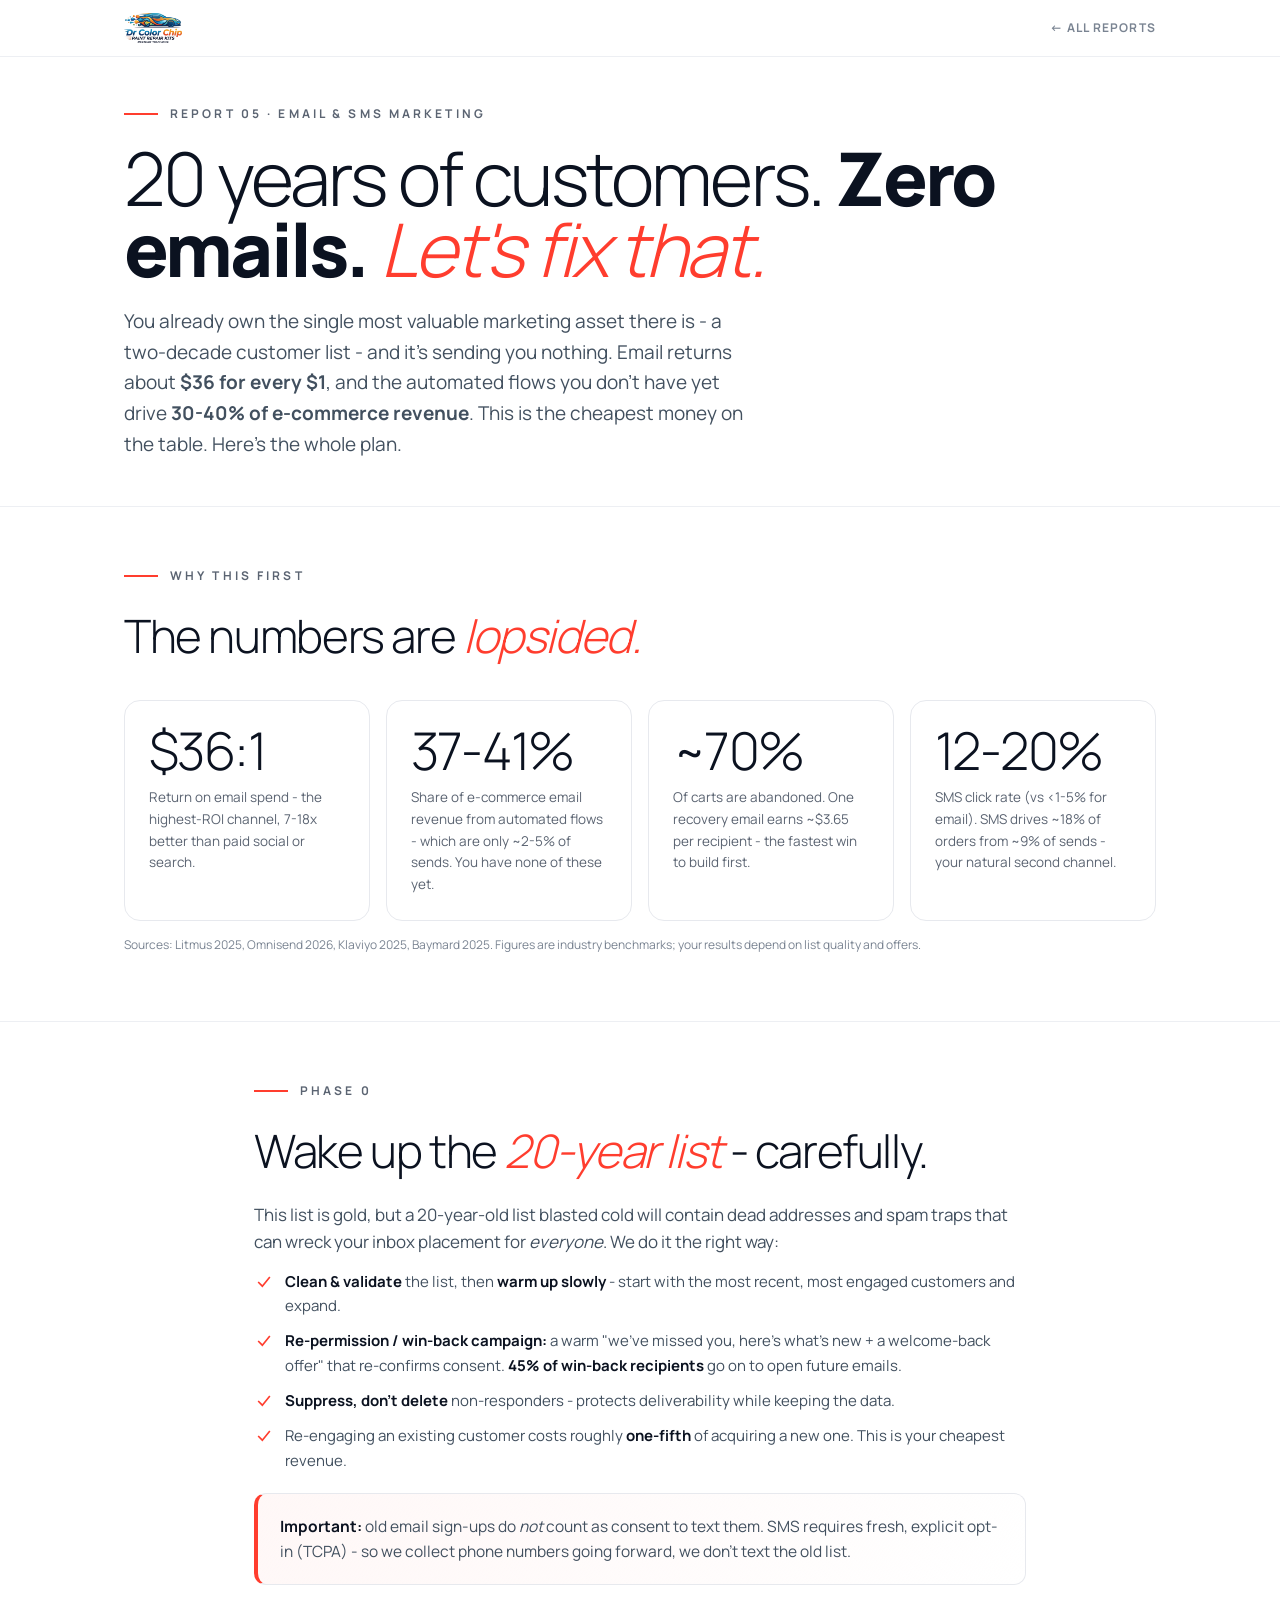
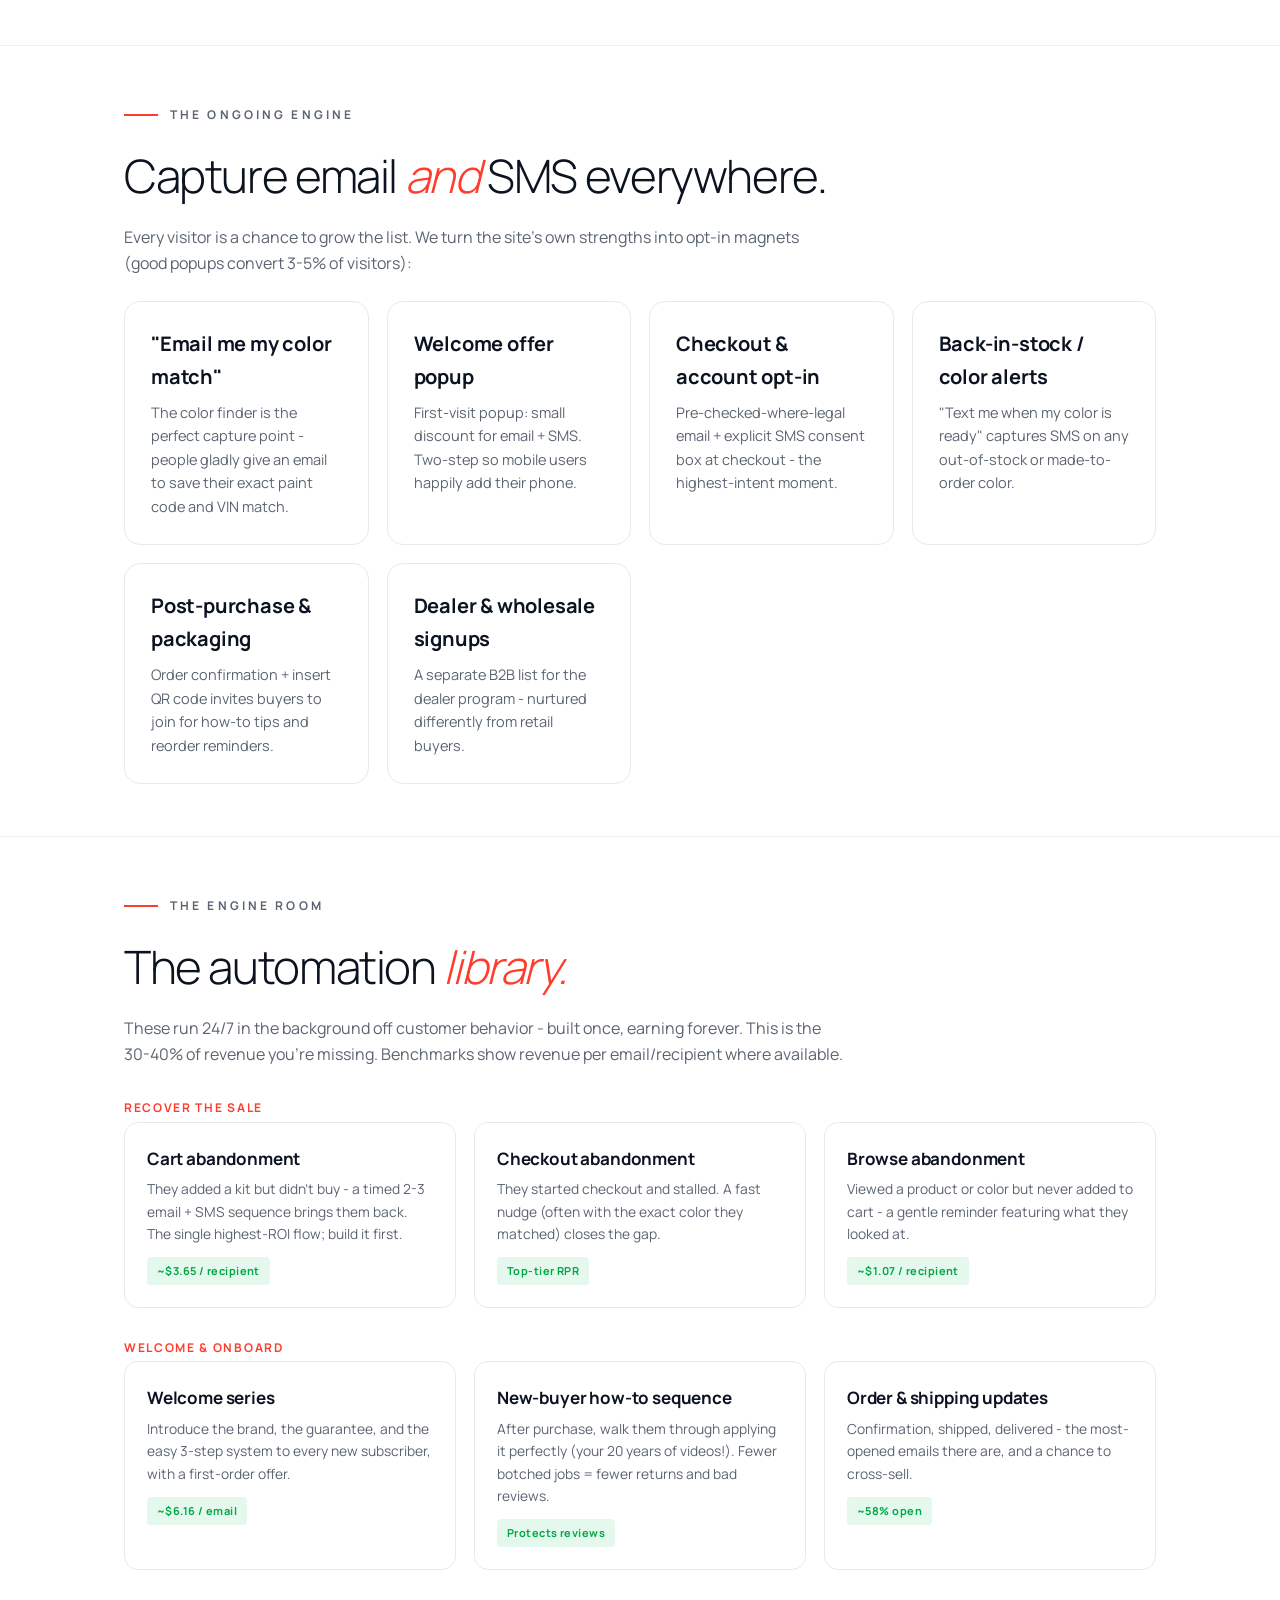
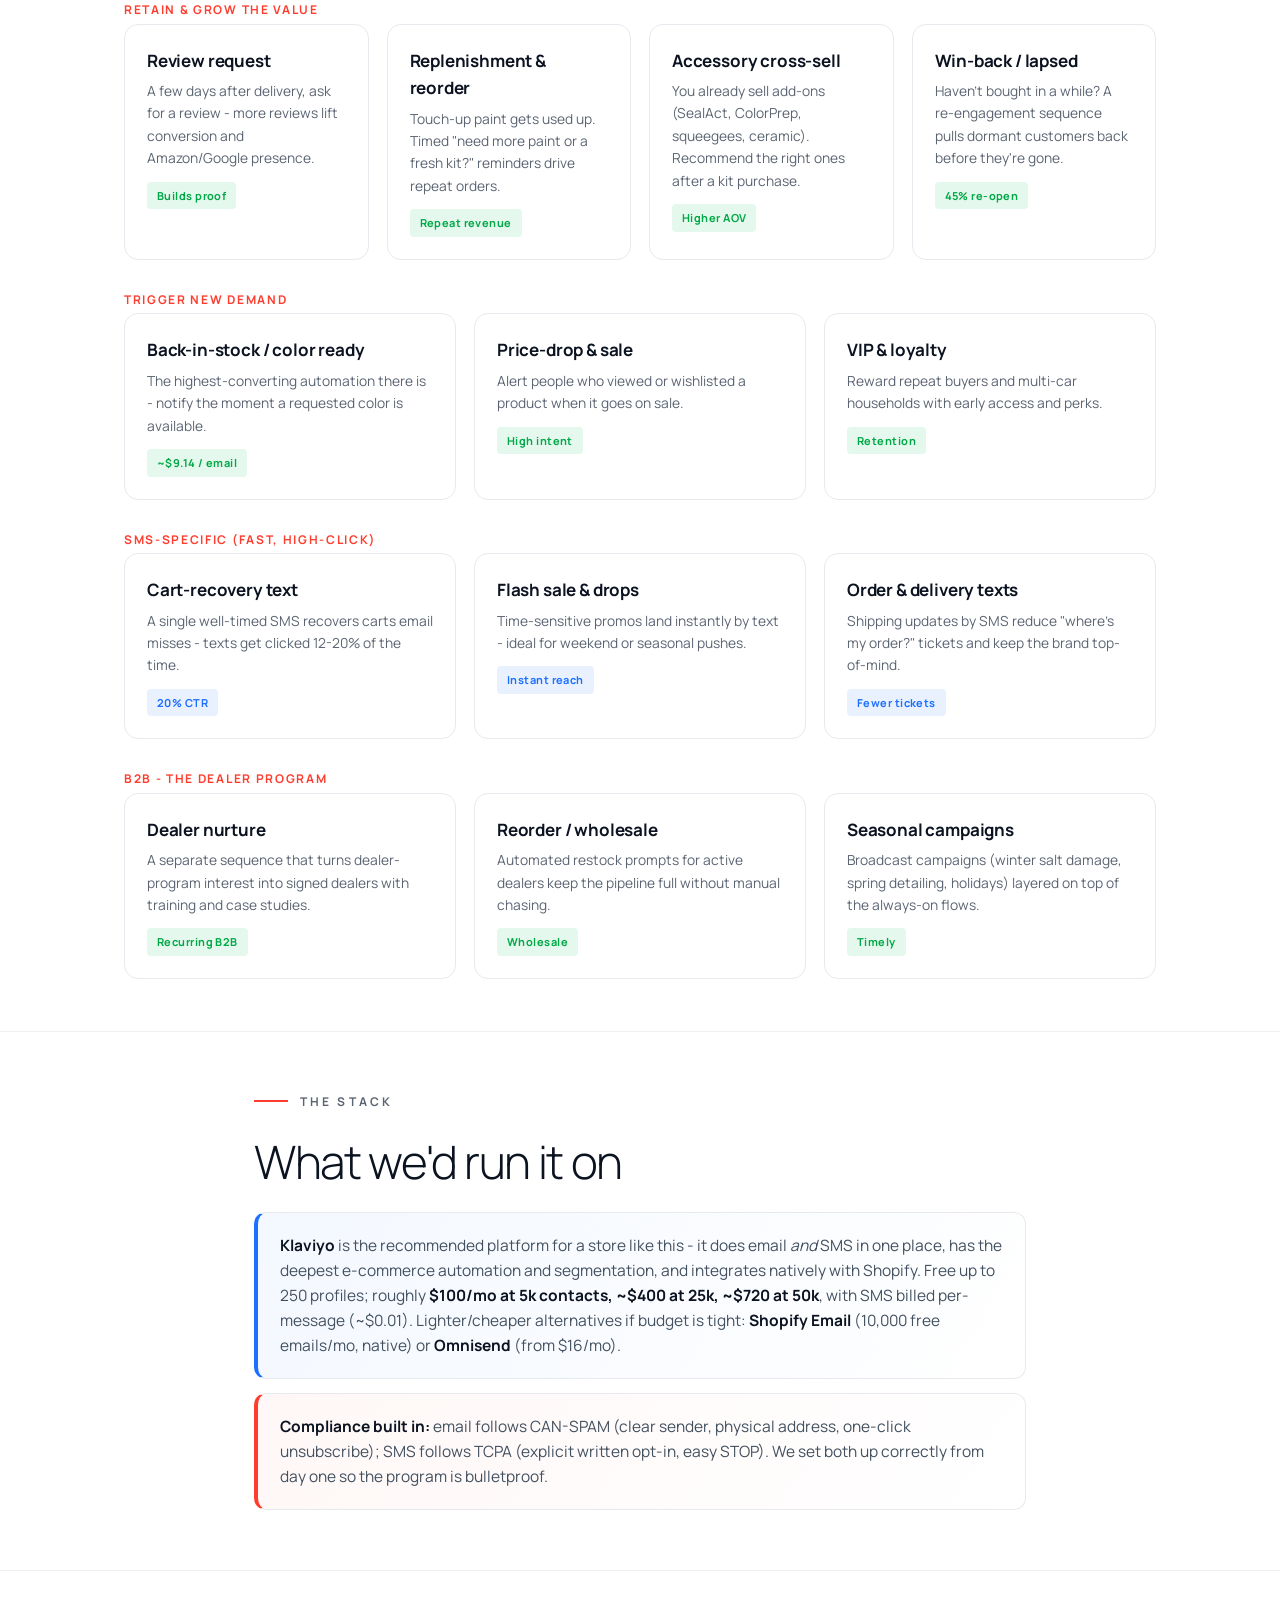
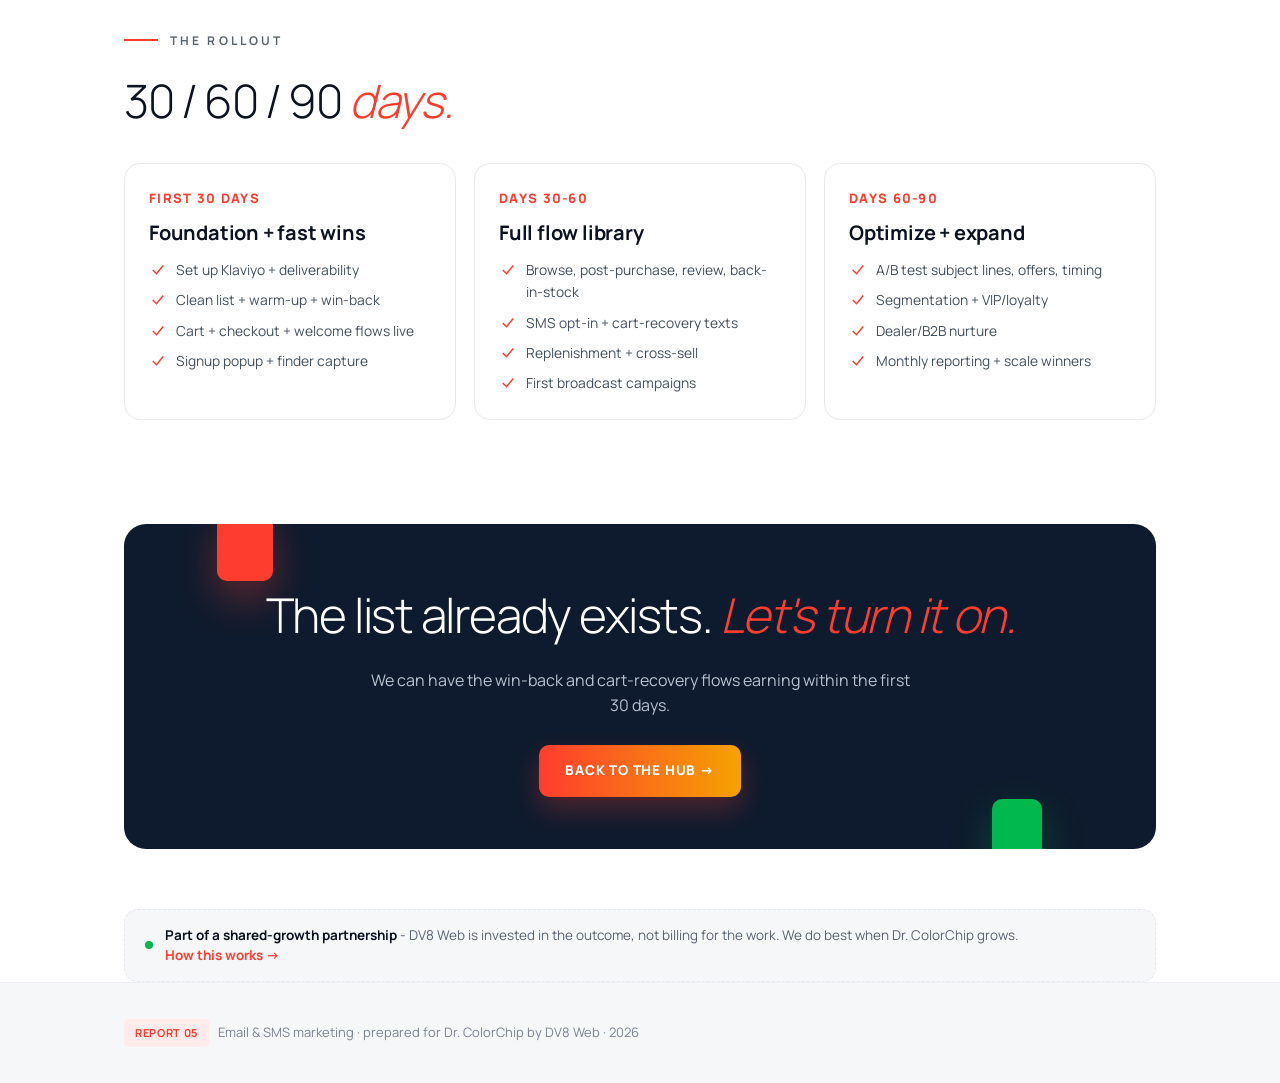
<file: reports/email-sms/index.html>
<!DOCTYPE html>
<html lang="en">
<head>
<meta charset="utf-8">
<meta name="viewport" content="width=device-width, initial-scale=1">
<title>Email &amp; SMS Marketing Plan - Activate 20 Years of Customers | Dr. ColorChip x DV8 Web</title>
<meta name="description" content="Dr. ColorChip has 20+ years of customers and zero email/SMS marketing. Here's the full plan: reactivate the list, capture email &amp; SMS everywhere, and run the automation library that drives 30-40% of e-commerce revenue.">
<meta name="robots" content="noindex">
<link rel="preconnect" href="https://fonts.googleapis.com">
<link rel="preconnect" href="https://fonts.gstatic.com" crossorigin>
<link href="https://fonts.googleapis.com/css2?family=Manrope:wght@300;400;500;600;700;800&display=swap" rel="stylesheet">
<link rel="stylesheet" href="../report.css">
<style>
  .stats{display:grid;grid-template-columns:repeat(auto-fit,minmax(200px,1fr));gap:16px;margin-top:26px}
  .stat{border:1px solid var(--line);border-radius:16px;padding:24px}
  .stat .big{font-weight:300;font-size:clamp(34px,4.4vw,52px);letter-spacing:-.03em;line-height:1}
  .stat .lb{font-size:13.5px;color:var(--muted);margin-top:10px}
  .flow{border:1px solid var(--line);border-radius:14px;padding:22px 22px;background:#fff;transition:transform .2s,box-shadow .2s,border-color .2s}
  .flow:hover{transform:translateY(-4px);box-shadow:0 20px 40px rgba(11,18,32,.09);border-color:rgba(255,61,46,.3)}
  .flow h3{font-size:17px;margin-bottom:6px}
  .flow p{font-size:13.8px;color:var(--muted);margin:0}
  .flow .bench{display:inline-block;margin-top:12px;font-size:11px;font-weight:700;letter-spacing:.04em;background:#E4F8ED;color:#00A846;padding:5px 10px;border-radius:4px}
  .flow .bench.sms{background:#E9F1FF;color:#1D6FFF}
  .grp{font-size:12px;font-weight:700;letter-spacing:.14em;text-transform:uppercase;color:var(--red);margin:30px 0 4px}
  .road{display:grid;grid-template-columns:repeat(auto-fit,minmax(250px,1fr));gap:18px;margin-top:24px}
  .phase{border:1px solid var(--line);border-radius:16px;padding:24px;background:#fff}
  .phase .h{font-weight:800;font-size:13px;letter-spacing:.1em;text-transform:uppercase;color:var(--red)}
  .phase h3{margin:8px 0 10px}
  .phase ul{list-style:none;padding:0;margin:0;display:flex;flex-direction:column;gap:8px}
  .phase li{display:flex;gap:9px;font-size:13.8px;color:var(--text)}
  .phase li svg{flex:none;margin-top:2px}
</style>
</head>
<body>

<header class="site">
  <div class="wrap">
    <a href="../"><img src="../../site/assets/logo-full.png" alt="Dr. ColorChip"></a>
    <a class="bk" href="../">&larr; All reports</a>
  </div>
</header>

<main>
<section class="hero">
  <div class="wrap">
    <span class="eyebrow">Report 05 &middot; Email &amp; SMS marketing</span>
    <h1>20 years of customers. <b>Zero emails.</b> <i>Let's fix that.</i></h1>
    <p class="lede">You already own the single most valuable marketing asset there is - a two-decade customer list - and it's sending you nothing. Email returns about <strong>$36 for every $1</strong>, and the automated flows you don't have yet drive <strong>30-40% of e-commerce revenue</strong>. This is the cheapest money on the table. Here's the whole plan.</p>
  </div>
</section>

<!-- THE OPPORTUNITY -->
<section>
  <div class="wrap">
    <span class="eyebrow">Why this first</span>
    <h2 style="margin-top:14px">The numbers are <i>lopsided.</i></h2>
    <div class="stats">
      <div class="stat"><div class="big">$36:1</div><div class="lb">Return on email spend - the highest-ROI channel, 7-18x better than paid social or search.</div></div>
      <div class="stat"><div class="big">37-41%</div><div class="lb">Share of e-commerce email revenue from automated flows - which are only ~2-5% of sends. You have none of these yet.</div></div>
      <div class="stat"><div class="big">~70%</div><div class="lb">Of carts are abandoned. One recovery email earns ~$3.65 per recipient - the fastest win to build first.</div></div>
      <div class="stat"><div class="big">12-20%</div><div class="lb">SMS click rate (vs &lt;1-5% for email). SMS drives ~18% of orders from ~9% of sends - your natural second channel.</div></div>
    </div>
    <p class="src" style="margin-top:14px">Sources: Litmus 2025, Omnisend 2026, Klaviyo 2025, Baymard 2025. Figures are industry benchmarks; your results depend on list quality and offers.</p>
  </div>
</section>

<!-- PHASE 0: REACTIVATE -->
<section>
  <div class="wrap narrow">
    <span class="eyebrow">Phase 0</span>
    <h2 style="margin-top:14px">Wake up the <i>20-year list</i> - carefully.</h2>
    <p style="color:var(--text);font-size:17px">This list is gold, but a 20-year-old list blasted cold will contain dead addresses and spam traps that can wreck your inbox placement for <em>everyone</em>. We do it the right way:</p>
    <ul class="clean">
      <li><svg width="20" height="20" viewBox="0 0 24 24" fill="none" stroke="#FF3D2E" stroke-width="2"><path d="m5 12 5 5 9-11"/></svg><span><b>Clean &amp; validate</b> the list, then <b>warm up slowly</b> - start with the most recent, most engaged customers and expand.</span></li>
      <li><svg width="20" height="20" viewBox="0 0 24 24" fill="none" stroke="#FF3D2E" stroke-width="2"><path d="m5 12 5 5 9-11"/></svg><span><b>Re-permission / win-back campaign:</b> a warm "we've missed you, here's what's new + a welcome-back offer" that re-confirms consent. <b>45% of win-back recipients</b> go on to open future emails.</span></li>
      <li><svg width="20" height="20" viewBox="0 0 24 24" fill="none" stroke="#FF3D2E" stroke-width="2"><path d="m5 12 5 5 9-11"/></svg><span><b>Suppress, don't delete</b> non-responders - protects deliverability while keeping the data.</span></li>
      <li><svg width="20" height="20" viewBox="0 0 24 24" fill="none" stroke="#FF3D2E" stroke-width="2"><path d="m5 12 5 5 9-11"/></svg><span>Re-engaging an existing customer costs roughly <b>one-fifth</b> of acquiring a new one. This is your cheapest revenue.</span></li>
    </ul>
    <div class="callout" style="margin-top:20px"><b>Important:</b> old email sign-ups do <em>not</em> count as consent to text them. SMS requires fresh, explicit opt-in (TCPA) - so we collect phone numbers going forward, we don't text the old list.</div>
  </div>
</section>

<!-- CAPTURE STRATEGY -->
<section>
  <div class="wrap">
    <span class="eyebrow">The ongoing engine</span>
    <h2 style="margin-top:14px">Capture email <i>and</i> SMS everywhere.</h2>
    <p style="color:var(--muted);max-width:700px">Every visitor is a chance to grow the list. We turn the site's own strengths into opt-in magnets (good popups convert 3-5% of visitors):</p>
    <div class="grid g3" style="margin-top:24px">
      <div class="card"><h3>"Email me my color match"</h3><p>The color finder is the perfect capture point - people gladly give an email to save their exact paint code and VIN match.</p></div>
      <div class="card"><h3>Welcome offer popup</h3><p>First-visit popup: small discount for email + SMS. Two-step so mobile users happily add their phone.</p></div>
      <div class="card"><h3>Checkout &amp; account opt-in</h3><p>Pre-checked-where-legal email + explicit SMS consent box at checkout - the highest-intent moment.</p></div>
      <div class="card"><h3>Back-in-stock / color alerts</h3><p>"Text me when my color is ready" captures SMS on any out-of-stock or made-to-order color.</p></div>
      <div class="card"><h3>Post-purchase &amp; packaging</h3><p>Order confirmation + insert QR code invites buyers to join for how-to tips and reorder reminders.</p></div>
      <div class="card"><h3>Dealer &amp; wholesale signups</h3><p>A separate B2B list for the dealer program - nurtured differently from retail buyers.</p></div>
    </div>
  </div>
</section>

<!-- THE AUTOMATION LIBRARY -->
<section>
  <div class="wrap">
    <span class="eyebrow">The engine room</span>
    <h2 style="margin-top:14px">The automation <i>library.</i></h2>
    <p style="color:var(--muted);max-width:720px">These run 24/7 in the background off customer behavior - built once, earning forever. This is the 30-40% of revenue you're missing. Benchmarks show revenue per email/recipient where available.</p>

    <div class="grp">Recover the sale</div>
    <div class="grid g3">
      <div class="flow"><h3>Cart abandonment</h3><p>They added a kit but didn't buy - a timed 2-3 email + SMS sequence brings them back. The single highest-ROI flow; build it first.</p><span class="bench">~$3.65 / recipient</span></div>
      <div class="flow"><h3>Checkout abandonment</h3><p>They started checkout and stalled. A fast nudge (often with the exact color they matched) closes the gap.</p><span class="bench">Top-tier RPR</span></div>
      <div class="flow"><h3>Browse abandonment</h3><p>Viewed a product or color but never added to cart - a gentle reminder featuring what they looked at.</p><span class="bench">~$1.07 / recipient</span></div>
    </div>

    <div class="grp">Welcome &amp; onboard</div>
    <div class="grid g3">
      <div class="flow"><h3>Welcome series</h3><p>Introduce the brand, the guarantee, and the easy 3-step system to every new subscriber, with a first-order offer.</p><span class="bench">~$6.16 / email</span></div>
      <div class="flow"><h3>New-buyer how-to sequence</h3><p>After purchase, walk them through applying it perfectly (your 20 years of videos!). Fewer botched jobs = fewer returns and bad reviews.</p><span class="bench">Protects reviews</span></div>
      <div class="flow"><h3>Order &amp; shipping updates</h3><p>Confirmation, shipped, delivered - the most-opened emails there are, and a chance to cross-sell.</p><span class="bench">~58% open</span></div>
    </div>

    <div class="grp">Retain &amp; grow the value</div>
    <div class="grid g3">
      <div class="flow"><h3>Review request</h3><p>A few days after delivery, ask for a review - more reviews lift conversion and Amazon/Google presence.</p><span class="bench">Builds proof</span></div>
      <div class="flow"><h3>Replenishment &amp; reorder</h3><p>Touch-up paint gets used up. Timed "need more paint or a fresh kit?" reminders drive repeat orders.</p><span class="bench">Repeat revenue</span></div>
      <div class="flow"><h3>Accessory cross-sell</h3><p>You already sell add-ons (SealAct, ColorPrep, squeegees, ceramic). Recommend the right ones after a kit purchase.</p><span class="bench">Higher AOV</span></div>
      <div class="flow"><h3>Win-back / lapsed</h3><p>Haven't bought in a while? A re-engagement sequence pulls dormant customers back before they're gone.</p><span class="bench">45% re-open</span></div>
    </div>

    <div class="grp">Trigger new demand</div>
    <div class="grid g3">
      <div class="flow"><h3>Back-in-stock / color ready</h3><p>The highest-converting automation there is - notify the moment a requested color is available.</p><span class="bench">~$9.14 / email</span></div>
      <div class="flow"><h3>Price-drop &amp; sale</h3><p>Alert people who viewed or wishlisted a product when it goes on sale.</p><span class="bench">High intent</span></div>
      <div class="flow"><h3>VIP &amp; loyalty</h3><p>Reward repeat buyers and multi-car households with early access and perks.</p><span class="bench">Retention</span></div>
    </div>

    <div class="grp">SMS-specific (fast, high-click)</div>
    <div class="grid g3">
      <div class="flow"><h3>Cart-recovery text</h3><p>A single well-timed SMS recovers carts email misses - texts get clicked 12-20% of the time.</p><span class="bench sms">20% CTR</span></div>
      <div class="flow"><h3>Flash sale &amp; drops</h3><p>Time-sensitive promos land instantly by text - ideal for weekend or seasonal pushes.</p><span class="bench sms">Instant reach</span></div>
      <div class="flow"><h3>Order &amp; delivery texts</h3><p>Shipping updates by SMS reduce "where's my order?" tickets and keep the brand top-of-mind.</p><span class="bench sms">Fewer tickets</span></div>
    </div>

    <div class="grp">B2B - the dealer program</div>
    <div class="grid g3">
      <div class="flow"><h3>Dealer nurture</h3><p>A separate sequence that turns dealer-program interest into signed dealers with training and case studies.</p><span class="bench">Recurring B2B</span></div>
      <div class="flow"><h3>Reorder / wholesale</h3><p>Automated restock prompts for active dealers keep the pipeline full without manual chasing.</p><span class="bench">Wholesale</span></div>
      <div class="flow"><h3>Seasonal campaigns</h3><p>Broadcast campaigns (winter salt damage, spring detailing, holidays) layered on top of the always-on flows.</p><span class="bench">Timely</span></div>
    </div>
  </div>
</section>

<!-- STACK -->
<section>
  <div class="wrap narrow">
    <span class="eyebrow">The stack</span>
    <h2 style="margin-top:14px">What we'd run it on</h2>
    <div class="callout blue"><b>Klaviyo</b> is the recommended platform for a store like this - it does email <em>and</em> SMS in one place, has the deepest e-commerce automation and segmentation, and integrates natively with Shopify. Free up to 250 profiles; roughly <b>$100/mo at 5k contacts, ~$400 at 25k, ~$720 at 50k</b>, with SMS billed per-message (~$0.01). Lighter/cheaper alternatives if budget is tight: <b>Shopify Email</b> (10,000 free emails/mo, native) or <b>Omnisend</b> (from $16/mo).</div>
    <div class="callout" style="margin-top:14px"><b>Compliance built in:</b> email follows CAN-SPAM (clear sender, physical address, one-click unsubscribe); SMS follows TCPA (explicit written opt-in, easy STOP). We set both up correctly from day one so the program is bulletproof.</div>
  </div>
</section>

<!-- ROADMAP -->
<section>
  <div class="wrap">
    <span class="eyebrow">The rollout</span>
    <h2 style="margin-top:14px">30 / 60 / 90 <i>days.</i></h2>
    <div class="road">
      <div class="phase"><div class="h">First 30 days</div><h3>Foundation + fast wins</h3><ul>
        <li><svg width="18" height="18" viewBox="0 0 24 24" fill="none" stroke="#FF3D2E" stroke-width="2"><path d="m5 12 5 5 9-11"/></svg>Set up Klaviyo + deliverability</li>
        <li><svg width="18" height="18" viewBox="0 0 24 24" fill="none" stroke="#FF3D2E" stroke-width="2"><path d="m5 12 5 5 9-11"/></svg>Clean list + warm-up + win-back</li>
        <li><svg width="18" height="18" viewBox="0 0 24 24" fill="none" stroke="#FF3D2E" stroke-width="2"><path d="m5 12 5 5 9-11"/></svg>Cart + checkout + welcome flows live</li>
        <li><svg width="18" height="18" viewBox="0 0 24 24" fill="none" stroke="#FF3D2E" stroke-width="2"><path d="m5 12 5 5 9-11"/></svg>Signup popup + finder capture</li>
      </ul></div>
      <div class="phase"><div class="h">Days 30-60</div><h3>Full flow library</h3><ul>
        <li><svg width="18" height="18" viewBox="0 0 24 24" fill="none" stroke="#FF3D2E" stroke-width="2"><path d="m5 12 5 5 9-11"/></svg>Browse, post-purchase, review, back-in-stock</li>
        <li><svg width="18" height="18" viewBox="0 0 24 24" fill="none" stroke="#FF3D2E" stroke-width="2"><path d="m5 12 5 5 9-11"/></svg>SMS opt-in + cart-recovery texts</li>
        <li><svg width="18" height="18" viewBox="0 0 24 24" fill="none" stroke="#FF3D2E" stroke-width="2"><path d="m5 12 5 5 9-11"/></svg>Replenishment + cross-sell</li>
        <li><svg width="18" height="18" viewBox="0 0 24 24" fill="none" stroke="#FF3D2E" stroke-width="2"><path d="m5 12 5 5 9-11"/></svg>First broadcast campaigns</li>
      </ul></div>
      <div class="phase"><div class="h">Days 60-90</div><h3>Optimize + expand</h3><ul>
        <li><svg width="18" height="18" viewBox="0 0 24 24" fill="none" stroke="#FF3D2E" stroke-width="2"><path d="m5 12 5 5 9-11"/></svg>A/B test subject lines, offers, timing</li>
        <li><svg width="18" height="18" viewBox="0 0 24 24" fill="none" stroke="#FF3D2E" stroke-width="2"><path d="m5 12 5 5 9-11"/></svg>Segmentation + VIP/loyalty</li>
        <li><svg width="18" height="18" viewBox="0 0 24 24" fill="none" stroke="#FF3D2E" stroke-width="2"><path d="m5 12 5 5 9-11"/></svg>Dealer/B2B nurture</li>
        <li><svg width="18" height="18" viewBox="0 0 24 24" fill="none" stroke="#FF3D2E" stroke-width="2"><path d="m5 12 5 5 9-11"/></svg>Monthly reporting + scale winners</li>
      </ul></div>
    </div>
  </div>
</section>

<div class="wrap">
  <div class="cta-band">
    <div class="sq" style="width:56px;height:72px;background:#FF3D2E;top:-15px;left:9%;--r:-7deg;animation:floaty 7s ease-in-out infinite;box-shadow:0 18px 40px rgba(255,61,46,.34)"></div>
    <div class="sq" style="width:50px;height:64px;background:#00B84D;bottom:-14px;right:11%;--r:9deg;animation:floaty 8s ease-in-out .5s infinite;box-shadow:0 18px 40px rgba(0,184,77,.3)"></div>
    <div style="position:relative">
      <h2 style="font-size:clamp(28px,4.4vw,48px)">The list already exists. <i>Let's turn it on.</i></h2>
      <p style="max-width:540px;margin:14px auto 26px">We can have the win-back and cart-recovery flows earning within the first 30 days.</p>
      <a class="btn btn-primary" href="../">Back to the hub &rarr;</a>
    </div>
  </div>
</div>
</main>

<div class="partner-strip"><div class="in"><span class="d"></span><span><b>Part of a shared-growth partnership</b> - DV8 Web is invested in the outcome, not billing for the work. We do best when Dr. ColorChip grows. <a href="../partnership/">How this works &rarr;</a></span></div></div>

<footer class="site">
  <div class="wrap"><p style="margin:0"><span class="demoflag">Report 05</span> &nbsp; Email &amp; SMS marketing &middot; prepared for Dr. ColorChip by DV8 Web &middot; 2026</p></div>
</footer>

<script src="../track.js" defer></script>
</body>
</html>
</file>
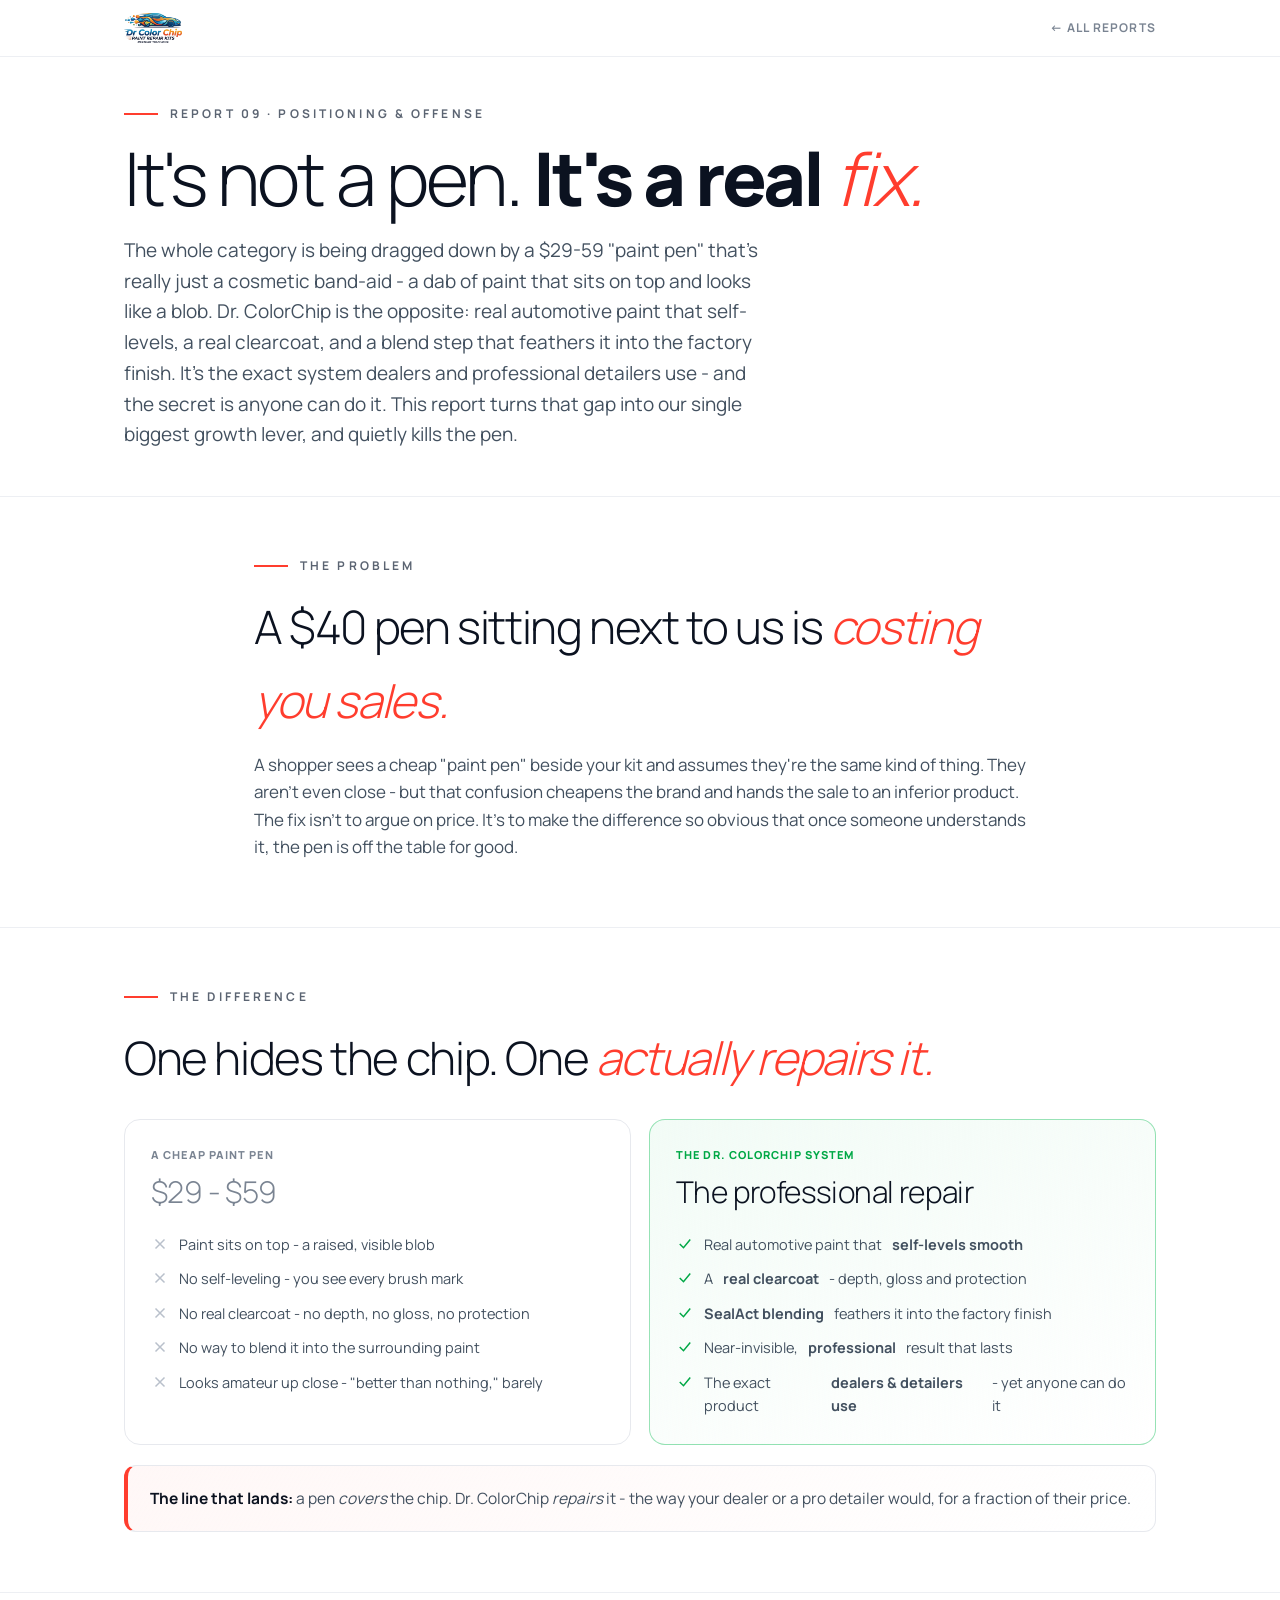
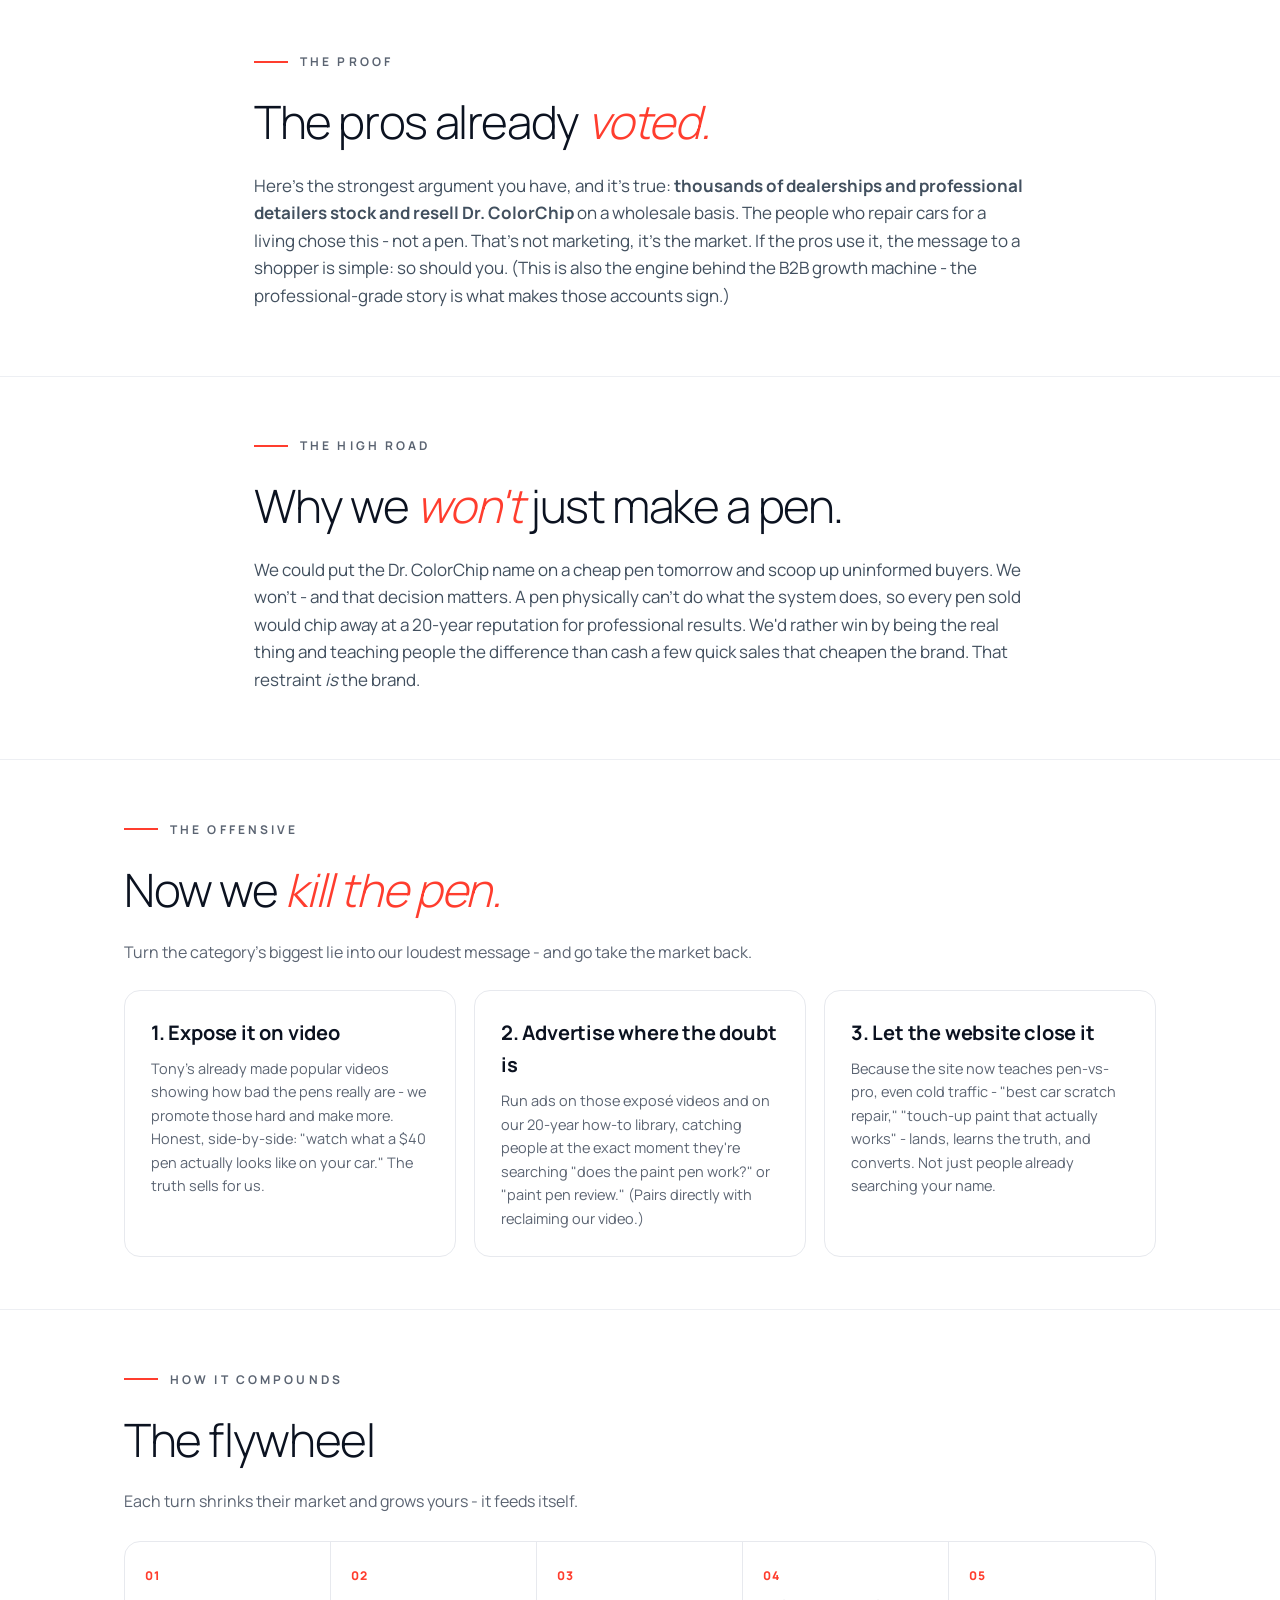
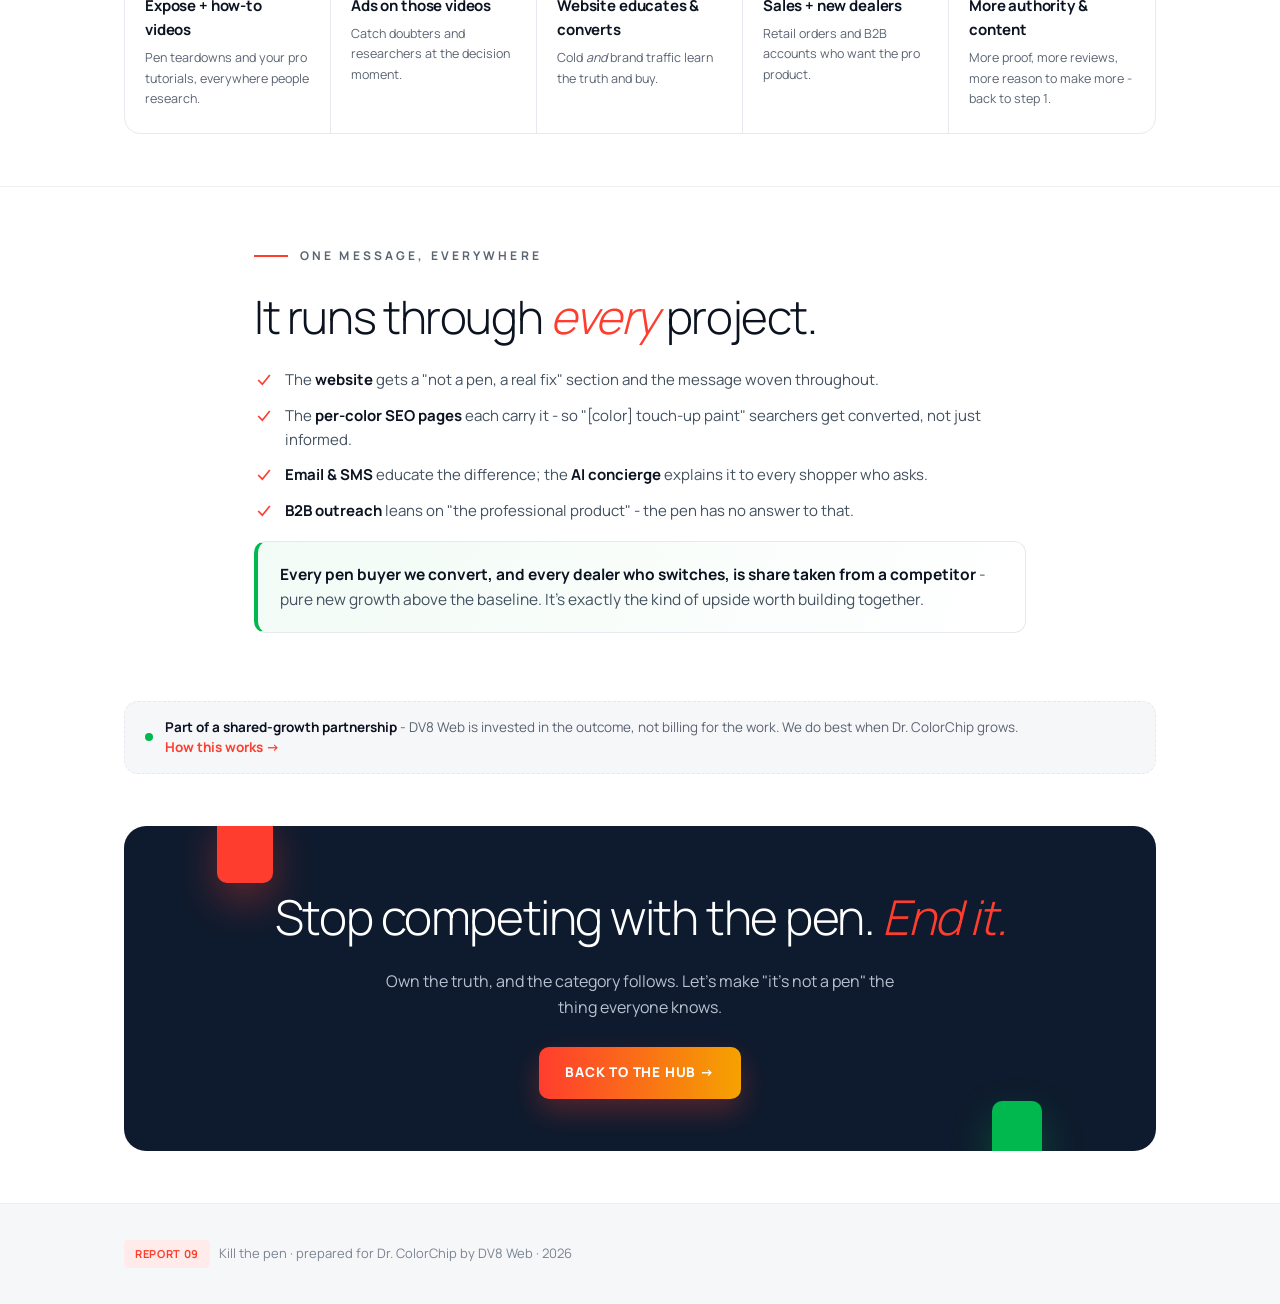
<file: reports/kill-the-pen/index.html>
<!DOCTYPE html>
<html lang="en">
<head>
<meta charset="utf-8">
<meta name="viewport" content="width=device-width, initial-scale=1">
<title>Kill the Pen - Not a Paint Pen, a Real Fix | Dr. ColorChip x DV8 Web</title>
<meta name="description" content="The $29-59 'paint pen' is a cosmetic band-aid. Dr. ColorChip is the real, professional repair dealers and detailers use - and anyone can do it. Here's how we make that difference impossible to miss and quietly kill the pen.">
<meta name="robots" content="noindex">
<link rel="preconnect" href="https://fonts.googleapis.com">
<link rel="preconnect" href="https://fonts.gstatic.com" crossorigin>
<link href="https://fonts.googleapis.com/css2?family=Manrope:wght@300;400;500;600;700;800&display=swap" rel="stylesheet">
<link rel="stylesheet" href="../report.css">
<style>
  .vs{display:grid;grid-template-columns:1fr 1fr;gap:18px;margin-top:24px}
  .vs .col{border:1px solid var(--line);border-radius:16px;padding:26px}
  .vs .col.us{border-color:rgba(0,184,77,.4);background:linear-gradient(160deg,rgba(0,184,77,.05),#fff)}
  .vs .lab{font-size:11px;font-weight:800;letter-spacing:.1em;text-transform:uppercase;margin-bottom:4px}
  .vs .price{font-weight:300;font-size:30px;letter-spacing:-.02em;margin-bottom:16px}
  .vs ul{list-style:none;padding:0;margin:0;display:flex;flex-direction:column;gap:11px}
  .vs li{display:flex;gap:10px;font-size:14.5px;color:var(--text)}
  .vs li svg{flex:none;margin-top:2px}
  .loop{display:grid;grid-template-columns:repeat(auto-fit,minmax(170px,1fr));gap:0;margin-top:26px;border:1px solid var(--line);border-radius:16px;overflow:hidden}
  .lstep{padding:24px 20px;border-right:1px solid var(--line)}
  .lstep:last-child{border-right:none}
  .lstep .n{font-weight:800;font-size:12px;color:var(--red);letter-spacing:.08em}
  .lstep h3{font-size:15px;margin:8px 0 6px}
  .lstep p{font-size:12.5px;color:var(--muted);margin:0}
  @media(max-width:760px){.vs{grid-template-columns:1fr}.lstep{border-right:none;border-bottom:1px solid var(--line)}}
</style>
</head>
<body>

<header class="site">
  <div class="wrap">
    <a href="../"><img src="../../site/assets/logo-full.png" alt="Dr. ColorChip"></a>
    <a class="bk" href="../">&larr; All reports</a>
  </div>
</header>

<main>
<section class="hero">
  <div class="wrap">
    <span class="eyebrow">Report 09 &middot; Positioning &amp; offense</span>
    <h1>It's not a pen. <b>It's a real</b> <i>fix.</i></h1>
    <p class="lede">The whole category is being dragged down by a $29-59 "paint pen" that's really just a cosmetic band-aid - a dab of paint that sits on top and looks like a blob. Dr. ColorChip is the opposite: real automotive paint that self-levels, a real clearcoat, and a blend step that feathers it into the factory finish. It's the exact system dealers and professional detailers use - and the secret is anyone can do it. This report turns that gap into our single biggest growth lever, and quietly kills the pen.</p>
  </div>
</section>

<!-- THE CONFUSION -->
<section>
  <div class="wrap narrow">
    <span class="eyebrow">The problem</span>
    <h2 style="margin-top:14px">A $40 pen sitting next to us is <i>costing you sales.</i></h2>
    <p style="color:var(--text);font-size:17px">A shopper sees a cheap "paint pen" beside your kit and assumes they're the same kind of thing. They aren't even close - but that confusion cheapens the brand and hands the sale to an inferior product. The fix isn't to argue on price. It's to make the difference so obvious that once someone understands it, the pen is off the table for good.</p>
  </div>
</section>

<!-- THE DIFFERENCE -->
<section>
  <div class="wrap">
    <span class="eyebrow">The difference</span>
    <h2 style="margin-top:14px">One hides the chip. One <i>actually repairs it.</i></h2>
    <div class="vs">
      <div class="col">
        <div class="lab" style="color:var(--faint)">A cheap paint pen</div>
        <div class="price" style="color:var(--faint)">$29 - $59</div>
        <ul>
          <li><svg width="18" height="18" viewBox="0 0 24 24" fill="none" stroke="#B9C0CB" stroke-width="2"><path d="M6 6l12 12M18 6 6 18"/></svg>Paint sits on top - a raised, visible blob</li>
          <li><svg width="18" height="18" viewBox="0 0 24 24" fill="none" stroke="#B9C0CB" stroke-width="2"><path d="M6 6l12 12M18 6 6 18"/></svg>No self-leveling - you see every brush mark</li>
          <li><svg width="18" height="18" viewBox="0 0 24 24" fill="none" stroke="#B9C0CB" stroke-width="2"><path d="M6 6l12 12M18 6 6 18"/></svg>No real clearcoat - no depth, no gloss, no protection</li>
          <li><svg width="18" height="18" viewBox="0 0 24 24" fill="none" stroke="#B9C0CB" stroke-width="2"><path d="M6 6l12 12M18 6 6 18"/></svg>No way to blend it into the surrounding paint</li>
          <li><svg width="18" height="18" viewBox="0 0 24 24" fill="none" stroke="#B9C0CB" stroke-width="2"><path d="M6 6l12 12M18 6 6 18"/></svg>Looks amateur up close - "better than nothing," barely</li>
        </ul>
      </div>
      <div class="col us">
        <div class="lab" style="color:#00A846">The Dr. ColorChip system</div>
        <div class="price" style="color:var(--ink)">The professional repair</div>
        <ul>
          <li><svg width="18" height="18" viewBox="0 0 24 24" fill="none" stroke="#00A846" stroke-width="2"><path d="m5 12 5 5 9-11"/></svg>Real automotive paint that <b>self-levels smooth</b></li>
          <li><svg width="18" height="18" viewBox="0 0 24 24" fill="none" stroke="#00A846" stroke-width="2"><path d="m5 12 5 5 9-11"/></svg>A <b>real clearcoat</b> - depth, gloss and protection</li>
          <li><svg width="18" height="18" viewBox="0 0 24 24" fill="none" stroke="#00A846" stroke-width="2"><path d="m5 12 5 5 9-11"/></svg><b>SealAct blending</b> feathers it into the factory finish</li>
          <li><svg width="18" height="18" viewBox="0 0 24 24" fill="none" stroke="#00A846" stroke-width="2"><path d="m5 12 5 5 9-11"/></svg>Near-invisible, <b>professional</b> result that lasts</li>
          <li><svg width="18" height="18" viewBox="0 0 24 24" fill="none" stroke="#00A846" stroke-width="2"><path d="m5 12 5 5 9-11"/></svg>The exact product <b>dealers &amp; detailers use</b> - yet anyone can do it</li>
        </ul>
      </div>
    </div>
    <div class="callout" style="margin-top:20px"><b>The line that lands:</b> a pen <em>covers</em> the chip. Dr. ColorChip <em>repairs</em> it - the way your dealer or a pro detailer would, for a fraction of their price.</div>
  </div>
</section>

<!-- AUTHORITY -->
<section>
  <div class="wrap narrow">
    <span class="eyebrow">The proof</span>
    <h2 style="margin-top:14px">The pros already <i>voted.</i></h2>
    <p style="color:var(--text);font-size:17px">Here's the strongest argument you have, and it's true: <b>thousands of dealerships and professional detailers stock and resell Dr. ColorChip</b> on a wholesale basis. The people who repair cars for a living chose this - not a pen. That's not marketing, it's the market. If the pros use it, the message to a shopper is simple: so should you. (This is also the engine behind the <a href="../b2b-engine/">B2B growth machine</a> - the professional-grade story is what makes those accounts sign.)</p>
  </div>
</section>

<!-- WHY NOT A PEN -->
<section>
  <div class="wrap narrow">
    <span class="eyebrow">The high road</span>
    <h2 style="margin-top:14px">Why we <i>won't</i> just make a pen.</h2>
    <p style="color:var(--text);font-size:17px">We could put the Dr. ColorChip name on a cheap pen tomorrow and scoop up uninformed buyers. We won't - and that decision matters. A pen physically can't do what the system does, so every pen sold would chip away at a 20-year reputation for professional results. We'd rather win by being the real thing and teaching people the difference than cash a few quick sales that cheapen the brand. That restraint <em>is</em> the brand.</p>
  </div>
</section>

<!-- THE OFFENSIVE -->
<section>
  <div class="wrap">
    <span class="eyebrow">The offensive</span>
    <h2 style="margin-top:14px">Now we <i>kill the pen.</i></h2>
    <p style="color:var(--muted);max-width:720px">Turn the category's biggest lie into our loudest message - and go take the market back.</p>
    <div class="grid g3" style="margin-top:24px">
      <div class="card"><h3>1. Expose it on video</h3><p>Tony's already made popular videos showing how bad the pens really are - we promote those hard and make more. Honest, side-by-side: "watch what a $40 pen actually looks like on your car." The truth sells for us.</p></div>
      <div class="card"><h3>2. Advertise where the doubt is</h3><p>Run ads on those exposé videos and on our 20-year how-to library, catching people at the exact moment they're searching "does the paint pen work?" or "paint pen review." (Pairs directly with <a href="../video-reclaim/">reclaiming our video</a>.)</p></div>
      <div class="card"><h3>3. Let the website close it</h3><p>Because the site now teaches pen-vs-pro, even cold traffic - "best car scratch repair," "touch-up paint that actually works" - lands, learns the truth, and converts. Not just people already searching your name.</p></div>
    </div>
  </div>
</section>

<!-- THE FLYWHEEL -->
<section>
  <div class="wrap">
    <span class="eyebrow">How it compounds</span>
    <h2 style="margin-top:14px">The flywheel</h2>
    <p style="color:var(--muted);max-width:720px">Each turn shrinks their market and grows yours - it feeds itself.</p>
    <div class="loop">
      <div class="lstep"><div class="n">01</div><h3>Expose + how-to videos</h3><p>Pen teardowns and your pro tutorials, everywhere people research.</p></div>
      <div class="lstep"><div class="n">02</div><h3>Ads on those videos</h3><p>Catch doubters and researchers at the decision moment.</p></div>
      <div class="lstep"><div class="n">03</div><h3>Website educates &amp; converts</h3><p>Cold <em>and</em> brand traffic learn the truth and buy.</p></div>
      <div class="lstep"><div class="n">04</div><h3>Sales + new dealers</h3><p>Retail orders and B2B accounts who want the pro product.</p></div>
      <div class="lstep"><div class="n">05</div><h3>More authority &amp; content</h3><p>More proof, more reviews, more reason to make more - back to step 1.</p></div>
    </div>
  </div>
</section>

<!-- THREADS THROUGH -->
<section>
  <div class="wrap narrow">
    <span class="eyebrow">One message, everywhere</span>
    <h2 style="margin-top:14px">It runs through <i>every</i> project.</h2>
    <ul class="clean">
      <li><svg width="20" height="20" viewBox="0 0 24 24" fill="none" stroke="#FF3D2E" stroke-width="2"><path d="m5 12 5 5 9-11"/></svg><span>The <b>website</b> gets a "not a pen, a real fix" section and the message woven throughout.</span></li>
      <li><svg width="20" height="20" viewBox="0 0 24 24" fill="none" stroke="#FF3D2E" stroke-width="2"><path d="m5 12 5 5 9-11"/></svg><span>The <b><a href="../">per-color SEO pages</a></b> each carry it - so "[color] touch-up paint" searchers get converted, not just informed.</span></li>
      <li><svg width="20" height="20" viewBox="0 0 24 24" fill="none" stroke="#FF3D2E" stroke-width="2"><path d="m5 12 5 5 9-11"/></svg><span><b><a href="../email-sms/">Email &amp; SMS</a></b> educate the difference; the <b><a href="../ai-team/">AI concierge</a></b> explains it to every shopper who asks.</span></li>
      <li><svg width="20" height="20" viewBox="0 0 24 24" fill="none" stroke="#FF3D2E" stroke-width="2"><path d="m5 12 5 5 9-11"/></svg><span><b><a href="../b2b-engine/">B2B outreach</a></b> leans on "the professional product" - the pen has no answer to that.</span></li>
    </ul>
    <div class="callout green" style="margin-top:18px"><b>Every pen buyer we convert, and every dealer who switches, is share taken from a competitor</b> - pure new growth above the baseline. It's exactly the kind of upside worth building together.</div>
  </div>
</section>

<div class="partner-strip"><div class="in"><span class="d"></span><span><b>Part of a shared-growth partnership</b> - DV8 Web is invested in the outcome, not billing for the work. We do best when Dr. ColorChip grows. <a href="../partnership/">How this works &rarr;</a></span></div></div>

<div class="wrap">
  <div class="cta-band">
    <div class="sq" style="width:56px;height:72px;background:#FF3D2E;top:-15px;left:9%;--r:-7deg;animation:floaty 7s ease-in-out infinite;box-shadow:0 18px 40px rgba(255,61,46,.34)"></div>
    <div class="sq" style="width:50px;height:64px;background:#00B84D;bottom:-14px;right:11%;--r:9deg;animation:floaty 8s ease-in-out .5s infinite;box-shadow:0 18px 40px rgba(0,184,77,.3)"></div>
    <div style="position:relative">
      <h2 style="font-size:clamp(28px,4.4vw,48px)">Stop competing with the pen. <i>End it.</i></h2>
      <p style="max-width:540px;margin:14px auto 26px">Own the truth, and the category follows. Let's make "it's not a pen" the thing everyone knows.</p>
      <a class="btn btn-primary" href="../">Back to the hub &rarr;</a>
    </div>
  </div>
</div>
</main>

<footer class="site">
  <div class="wrap"><p style="margin:0"><span class="demoflag">Report 09</span> &nbsp; Kill the pen &middot; prepared for Dr. ColorChip by DV8 Web &middot; 2026</p></div>
</footer>

<script src="../track.js" defer></script>
</body>
</html>
</file>
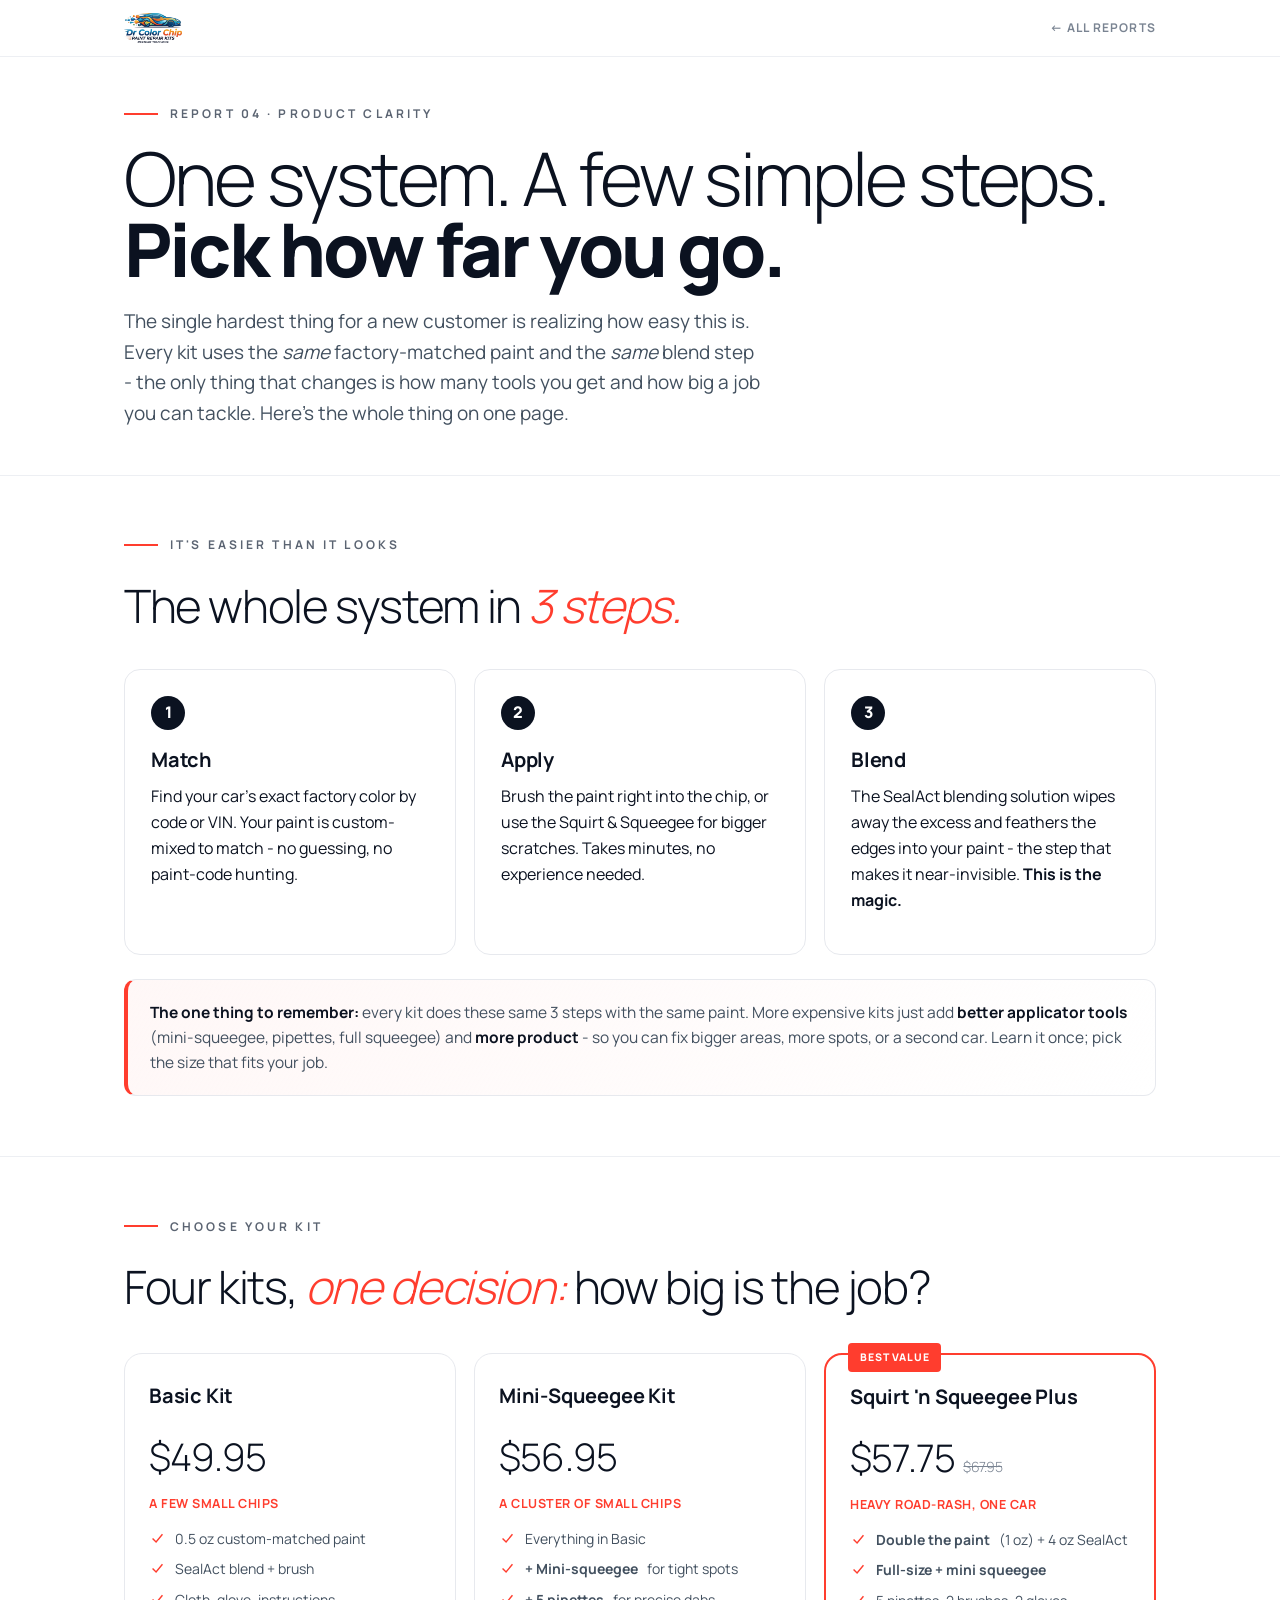
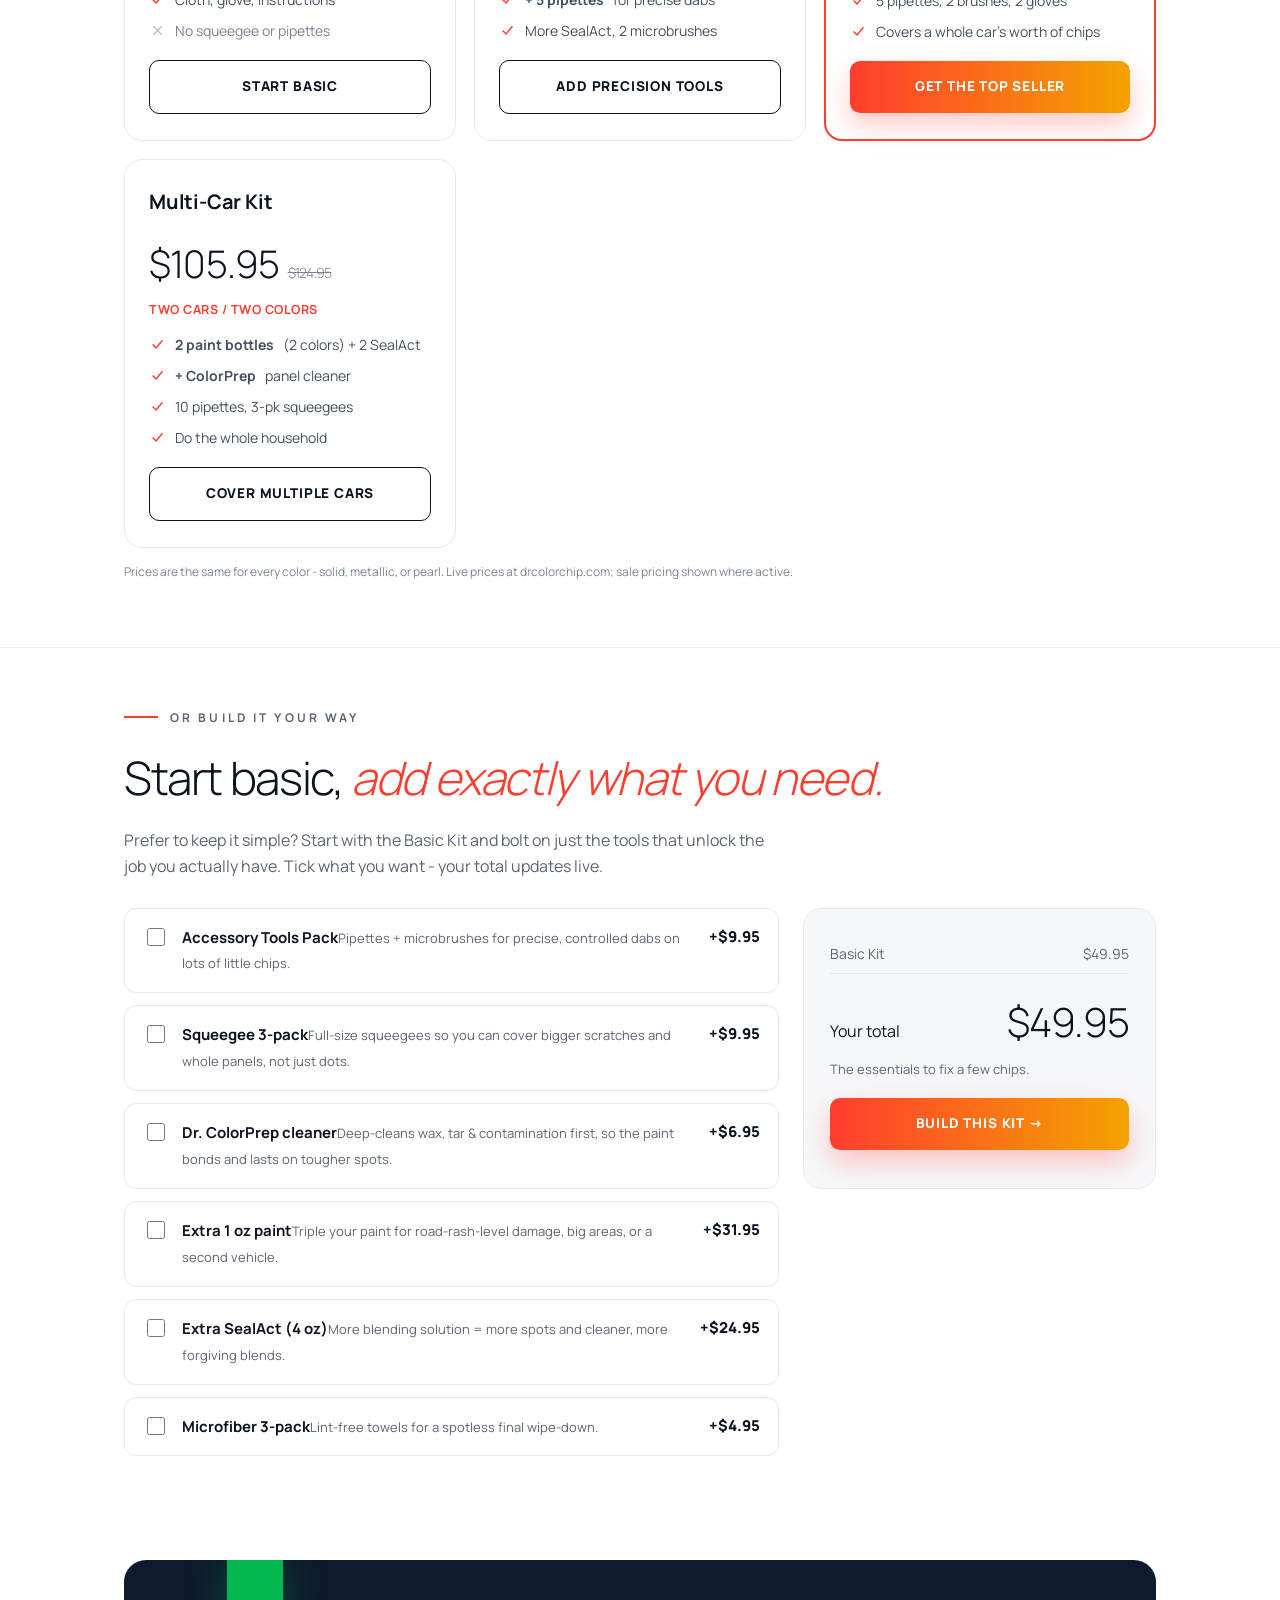
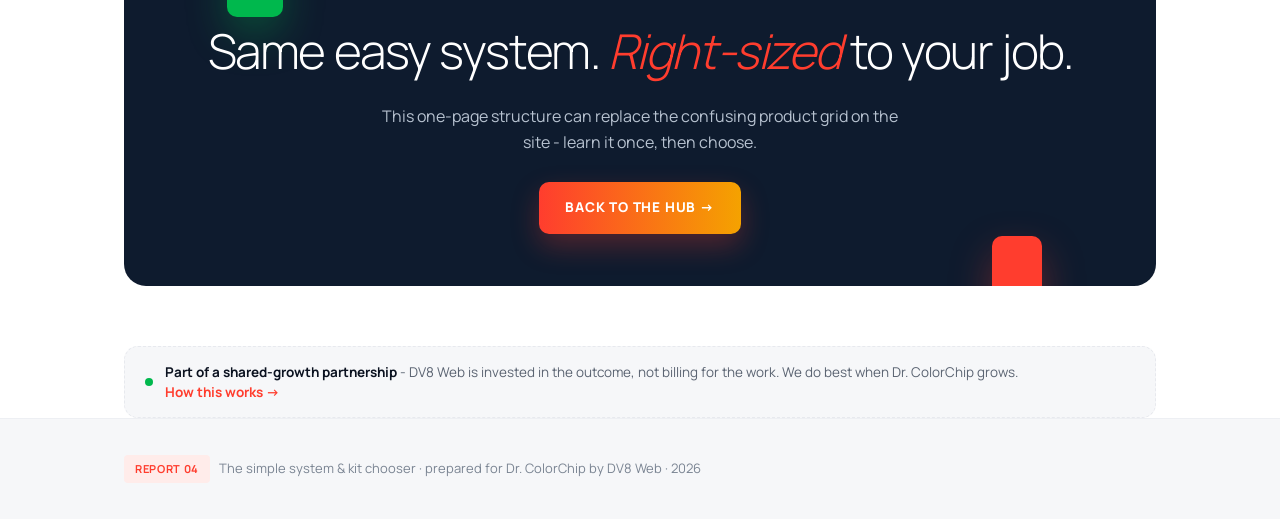
<file: reports/packages/index.html>
<!DOCTYPE html>
<html lang="en">
<head>
<meta charset="utf-8">
<meta name="viewport" content="width=device-width, initial-scale=1">
<title>The Simple System &amp; Kit Chooser | Dr. ColorChip x DV8 Web</title>
<meta name="description" content="One page that makes Dr. ColorChip instantly clear: learn the easy few-step system, compare the real kits, and start basic then add exactly the tools you need.">
<meta name="robots" content="noindex">
<link rel="preconnect" href="https://fonts.googleapis.com">
<link rel="preconnect" href="https://fonts.gstatic.com" crossorigin>
<link href="https://fonts.googleapis.com/css2?family=Manrope:wght@300;400;500;600;700;800&display=swap" rel="stylesheet">
<link rel="stylesheet" href="../report.css">
<style>
  .steps3{display:grid;grid-template-columns:repeat(auto-fit,minmax(240px,1fr));gap:18px;margin-top:26px}
  .step{position:relative;border:1px solid var(--line);border-radius:16px;padding:26px}
  .step .n{width:34px;height:34px;border-radius:50%;background:var(--ink);color:#fff;font-weight:800;display:flex;align-items:center;justify-content:center;margin-bottom:14px}
  .kits{display:grid;grid-template-columns:repeat(auto-fit,minmax(250px,1fr));gap:18px;margin-top:28px;align-items:stretch}
  .kit{position:relative;border:1px solid var(--line);border-radius:18px;padding:26px 24px;display:flex;flex-direction:column;background:#fff;transition:transform .25s,box-shadow .25s}
  .kit:hover{transform:translateY(-5px);box-shadow:0 26px 50px rgba(11,18,32,.1)}
  .kit.best{border:2px solid var(--red)}
  .kit .flag{position:absolute;top:-12px;left:22px;background:var(--red);color:#fff;font-size:10.5px;font-weight:800;letter-spacing:.08em;text-transform:uppercase;padding:6px 12px;border-radius:4px}
  .kit .pr{font-weight:300;font-size:38px;letter-spacing:-.02em;margin:6px 0 2px}
  .kit .was{font-size:14px;color:var(--faint);text-decoration:line-through;margin-left:8px}
  .kit .bestfor{font-size:12.5px;color:var(--red);font-weight:700;letter-spacing:.04em;text-transform:uppercase;margin:4px 0 14px}
  .kit ul{list-style:none;padding:0;margin:0 0 18px;display:flex;flex-direction:column;gap:8px}
  .kit li{display:flex;gap:9px;align-items:flex-start;font-size:14px;color:var(--text)}
  .kit li svg{flex:none;margin-top:2px}
  .kit .btn{margin-top:auto;width:100%;justify-content:center}
  /* configurator */
  .cfg{display:grid;grid-template-columns:1.3fr .7fr;gap:24px;margin-top:28px;align-items:start}
  .addons{display:flex;flex-direction:column;gap:12px}
  .addon{display:flex;gap:14px;align-items:flex-start;border:1px solid var(--line);border-radius:12px;padding:16px 18px;cursor:pointer;transition:border-color .2s,background .2s}
  .addon:hover{border-color:var(--red)}
  .addon input{margin-top:3px;width:18px;height:18px;accent-color:var(--red);flex:none}
  .addon .t{font-weight:700;font-size:15px}
  .addon .d{font-size:13px;color:var(--muted);margin-top:2px}
  .addon .p{margin-left:auto;font-weight:800;font-size:15px;white-space:nowrap}
  .totalbox{position:sticky;top:80px;border:1px solid var(--line);border-radius:18px;padding:26px;background:var(--soft)}
  .totalbox .base{display:flex;justify-content:space-between;font-size:14px;color:var(--muted);padding:8px 0;border-bottom:1px solid var(--line)}
  .totalbox .tot{display:flex;justify-content:space-between;align-items:baseline;margin:16px 0 4px}
  .totalbox .tot b{font-weight:300;font-size:40px;letter-spacing:-.02em}
  .totalbox .cap{font-size:13px;color:var(--muted);margin-bottom:18px}
  #chosen{font-size:12.5px;color:var(--faint);margin-top:12px;line-height:1.5}
  @media(max-width:760px){.cfg{grid-template-columns:1fr}.totalbox{position:static}}
</style>
</head>
<body>

<header class="site">
  <div class="wrap">
    <a href="../"><img src="../../site/assets/logo-full.png" alt="Dr. ColorChip"></a>
    <a class="bk" href="../">&larr; All reports</a>
  </div>
</header>

<main>
<section class="hero">
  <div class="wrap">
    <span class="eyebrow">Report 04 &middot; Product clarity</span>
    <h1>One system. A few simple steps. <b>Pick how far you go.</b></h1>
    <p class="lede">The single hardest thing for a new customer is realizing how easy this is. Every kit uses the <em>same</em> factory-matched paint and the <em>same</em> blend step - the only thing that changes is how many tools you get and how big a job you can tackle. Here's the whole thing on one page.</p>
  </div>
</section>

<!-- THE SYSTEM -->
<section>
  <div class="wrap">
    <span class="eyebrow">It's easier than it looks</span>
    <h2 style="margin-top:14px">The whole system in <i>3 steps.</i></h2>
    <div class="steps3">
      <div class="step"><div class="n">1</div><h3>Match</h3><p>Find your car's exact factory color by code or VIN. Your paint is custom-mixed to match - no guessing, no paint-code hunting.</p></div>
      <div class="step"><div class="n">2</div><h3>Apply</h3><p>Brush the paint right into the chip, or use the Squirt &amp; Squeegee for bigger scratches. Takes minutes, no experience needed.</p></div>
      <div class="step"><div class="n">3</div><h3>Blend</h3><p>The SealAct blending solution wipes away the excess and feathers the edges into your paint - the step that makes it near-invisible. <b>This is the magic.</b></p></div>
    </div>
    <div class="callout" style="margin-top:24px"><b>The one thing to remember:</b> every kit does these same 3 steps with the same paint. More expensive kits just add <b>better applicator tools</b> (mini-squeegee, pipettes, full squeegee) and <b>more product</b> - so you can fix bigger areas, more spots, or a second car. Learn it once; pick the size that fits your job.</div>
  </div>
</section>

<!-- THE 4 KITS -->
<section>
  <div class="wrap">
    <span class="eyebrow">Choose your kit</span>
    <h2 style="margin-top:14px">Four kits, <i>one decision:</i> how big is the job?</h2>
    <div class="kits">
      <div class="kit">
        <h3>Basic Kit</h3>
        <div class="pr">$49.95</div>
        <div class="bestfor">A few small chips</div>
        <ul>
          <li><svg width="17" height="17" viewBox="0 0 24 24" fill="none" stroke="#FF3D2E" stroke-width="2"><path d="m5 12 5 5 9-11"/></svg>0.5 oz custom-matched paint</li>
          <li><svg width="17" height="17" viewBox="0 0 24 24" fill="none" stroke="#FF3D2E" stroke-width="2"><path d="m5 12 5 5 9-11"/></svg>SealAct blend + brush</li>
          <li><svg width="17" height="17" viewBox="0 0 24 24" fill="none" stroke="#FF3D2E" stroke-width="2"><path d="m5 12 5 5 9-11"/></svg>Cloth, glove, instructions</li>
          <li style="color:var(--faint)"><svg width="17" height="17" viewBox="0 0 24 24" fill="none" stroke="#B9C0CB" stroke-width="2"><path d="M6 6l12 12M18 6 6 18"/></svg>No squeegee or pipettes</li>
        </ul>
        <a class="btn btn-ghost" href="https://drcolorchip.com/product/basic-kit-touch-up-paint-chip-repair/" target="_blank" rel="noopener">Start basic</a>
      </div>

      <div class="kit">
        <h3>Mini-Squeegee Kit</h3>
        <div class="pr">$56.95</div>
        <div class="bestfor">A cluster of small chips</div>
        <ul>
          <li><svg width="17" height="17" viewBox="0 0 24 24" fill="none" stroke="#FF3D2E" stroke-width="2"><path d="m5 12 5 5 9-11"/></svg>Everything in Basic</li>
          <li><svg width="17" height="17" viewBox="0 0 24 24" fill="none" stroke="#FF3D2E" stroke-width="2"><path d="m5 12 5 5 9-11"/></svg><b>+ Mini-squeegee</b> for tight spots</li>
          <li><svg width="17" height="17" viewBox="0 0 24 24" fill="none" stroke="#FF3D2E" stroke-width="2"><path d="m5 12 5 5 9-11"/></svg><b>+ 5 pipettes</b> for precise dabs</li>
          <li><svg width="17" height="17" viewBox="0 0 24 24" fill="none" stroke="#FF3D2E" stroke-width="2"><path d="m5 12 5 5 9-11"/></svg>More SealAct, 2 microbrushes</li>
        </ul>
        <a class="btn btn-ghost" href="https://drcolorchip.com/product/mini-squeegee-kit/" target="_blank" rel="noopener">Add precision tools</a>
      </div>

      <div class="kit best">
        <span class="flag">Best value</span>
        <h3>Squirt 'n Squeegee Plus</h3>
        <div class="pr">$57.75<span class="was">$67.95</span></div>
        <div class="bestfor">Heavy road-rash, one car</div>
        <ul>
          <li><svg width="17" height="17" viewBox="0 0 24 24" fill="none" stroke="#FF3D2E" stroke-width="2"><path d="m5 12 5 5 9-11"/></svg><b>Double the paint</b> (1 oz) + 4 oz SealAct</li>
          <li><svg width="17" height="17" viewBox="0 0 24 24" fill="none" stroke="#FF3D2E" stroke-width="2"><path d="m5 12 5 5 9-11"/></svg><b>Full-size + mini squeegee</b></li>
          <li><svg width="17" height="17" viewBox="0 0 24 24" fill="none" stroke="#FF3D2E" stroke-width="2"><path d="m5 12 5 5 9-11"/></svg>5 pipettes, 2 brushes, 2 gloves</li>
          <li><svg width="17" height="17" viewBox="0 0 24 24" fill="none" stroke="#FF3D2E" stroke-width="2"><path d="m5 12 5 5 9-11"/></svg>Covers a whole car's worth of chips</li>
        </ul>
        <a class="btn btn-primary" href="https://drcolorchip.com/product/squirt-n-squeegee-plus-kit/" target="_blank" rel="noopener">Get the top seller</a>
      </div>

      <div class="kit">
        <h3>Multi-Car Kit</h3>
        <div class="pr">$105.95<span class="was">$124.95</span></div>
        <div class="bestfor">Two cars / two colors</div>
        <ul>
          <li><svg width="17" height="17" viewBox="0 0 24 24" fill="none" stroke="#FF3D2E" stroke-width="2"><path d="m5 12 5 5 9-11"/></svg><b>2 paint bottles</b> (2 colors) + 2 SealAct</li>
          <li><svg width="17" height="17" viewBox="0 0 24 24" fill="none" stroke="#FF3D2E" stroke-width="2"><path d="m5 12 5 5 9-11"/></svg><b>+ ColorPrep</b> panel cleaner</li>
          <li><svg width="17" height="17" viewBox="0 0 24 24" fill="none" stroke="#FF3D2E" stroke-width="2"><path d="m5 12 5 5 9-11"/></svg>10 pipettes, 3-pk squeegees</li>
          <li><svg width="17" height="17" viewBox="0 0 24 24" fill="none" stroke="#FF3D2E" stroke-width="2"><path d="m5 12 5 5 9-11"/></svg>Do the whole household</li>
        </ul>
        <a class="btn btn-ghost" href="https://www.drcolorchip.com/product/multi-car-kit/" target="_blank" rel="noopener">Cover multiple cars</a>
      </div>
    </div>
    <p class="src" style="margin-top:14px">Prices are the same for every color - solid, metallic, or pearl. Live prices at drcolorchip.com; sale pricing shown where active.</p>
  </div>
</section>

<!-- BUILD YOUR KIT (interactive) -->
<section>
  <div class="wrap">
    <span class="eyebrow">Or build it your way</span>
    <h2 style="margin-top:14px">Start basic, <i>add exactly what you need.</i></h2>
    <p style="color:var(--muted);max-width:660px">Prefer to keep it simple? Start with the Basic Kit and bolt on just the tools that unlock the job you actually have. Tick what you want - your total updates live.</p>
    <div class="cfg">
      <div class="addons" id="addons">
        <label class="addon"><input type="checkbox" data-price="9.95" data-label="Accessory Tools Pack"><span><span class="t">Accessory Tools Pack</span><span class="d">Pipettes + microbrushes for precise, controlled dabs on lots of little chips.</span></span><span class="p">+$9.95</span></label>
        <label class="addon"><input type="checkbox" data-price="9.95" data-label="3-pk Squeegees"><span><span class="t">Squeegee 3-pack</span><span class="d">Full-size squeegees so you can cover bigger scratches and whole panels, not just dots.</span></span><span class="p">+$9.95</span></label>
        <label class="addon"><input type="checkbox" data-price="6.95" data-label="ColorPrep cleaner"><span><span class="t">Dr. ColorPrep cleaner</span><span class="d">Deep-cleans wax, tar &amp; contamination first, so the paint bonds and lasts on tougher spots.</span></span><span class="p">+$6.95</span></label>
        <label class="addon"><input type="checkbox" data-price="31.95" data-label="Extra 1 oz paint"><span><span class="t">Extra 1 oz paint</span><span class="d">Triple your paint for road-rash-level damage, big areas, or a second vehicle.</span></span><span class="p">+$31.95</span></label>
        <label class="addon"><input type="checkbox" data-price="24.95" data-label="Extra 4 oz SealAct"><span><span class="t">Extra SealAct (4 oz)</span><span class="d">More blending solution = more spots and cleaner, more forgiving blends.</span></span><span class="p">+$24.95</span></label>
        <label class="addon"><input type="checkbox" data-price="4.95" data-label="Microfiber 3-pk"><span><span class="t">Microfiber 3-pack</span><span class="d">Lint-free towels for a spotless final wipe-down.</span></span><span class="p">+$4.95</span></label>
      </div>
      <div class="totalbox">
        <div class="base"><span>Basic Kit</span><span>$49.95</span></div>
        <div id="addlines"></div>
        <div class="tot"><span>Your total</span><b id="total">$49.95</b></div>
        <div class="cap" id="cap">The essentials to fix a few chips.</div>
        <a class="btn btn-primary" style="width:100%;justify-content:center" href="https://drcolorchip.com/product/basic-kit-touch-up-paint-chip-repair/" target="_blank" rel="noopener">Build this kit &rarr;</a>
        <div id="chosen"></div>
      </div>
    </div>
  </div>
</section>

<div class="wrap">
  <div class="cta-band">
    <div class="sq" style="width:56px;height:72px;background:#00B84D;top:-15px;left:10%;--r:-7deg;animation:floaty 7s ease-in-out infinite;box-shadow:0 18px 40px rgba(0,184,77,.3)"></div>
    <div class="sq" style="width:50px;height:64px;background:#FF3D2E;bottom:-14px;right:11%;--r:9deg;animation:floaty 8s ease-in-out .5s infinite;box-shadow:0 18px 40px rgba(255,61,46,.34)"></div>
    <div style="position:relative">
      <h2 style="font-size:clamp(28px,4.4vw,48px)">Same easy system. <i>Right-sized</i> to your job.</h2>
      <p style="max-width:540px;margin:14px auto 26px">This one-page structure can replace the confusing product grid on the site - learn it once, then choose.</p>
      <a class="btn btn-primary" href="../">Back to the hub &rarr;</a>
    </div>
  </div>
</div>
</main>

<div class="partner-strip"><div class="in"><span class="d"></span><span><b>Part of a shared-growth partnership</b> - DV8 Web is invested in the outcome, not billing for the work. We do best when Dr. ColorChip grows. <a href="../partnership/">How this works &rarr;</a></span></div></div>

<footer class="site">
  <div class="wrap"><p style="margin:0"><span class="demoflag">Report 04</span> &nbsp; The simple system &amp; kit chooser &middot; prepared for Dr. ColorChip by DV8 Web &middot; 2026</p></div>
</footer>

<script>
(function(){
  var base=49.95;
  var boxes=[].slice.call(document.querySelectorAll('#addons input'));
  var totalEl=document.getElementById('total'), linesEl=document.getElementById('addlines'),
      capEl=document.getElementById('cap'), chosenEl=document.getElementById('chosen');
  function money(n){return '$'+n.toFixed(2);}
  function update(){
    var sum=base, lines='', names=[];
    boxes.forEach(function(b){
      if(b.checked){var p=parseFloat(b.dataset.price);sum+=p;names.push(b.dataset.label);
        lines+='<div class="base"><span>'+b.dataset.label+'</span><span>+'+money(p)+'</span></div>';}
    });
    linesEl.innerHTML=lines;
    totalEl.textContent=money(sum);
    capEl.textContent = names.length? 'Now you can also: '+names.length+' upgrade'+(names.length>1?'s':'')+' added.' : 'The essentials to fix a few chips.';
    chosenEl.textContent = names.length? 'Basic Kit + '+names.join(' + ') : '';
  }
  boxes.forEach(function(b){b.addEventListener('change',update);});
  update();
})();
</script>
<script src="../track.js" defer></script>
</body>
</html>
</file>
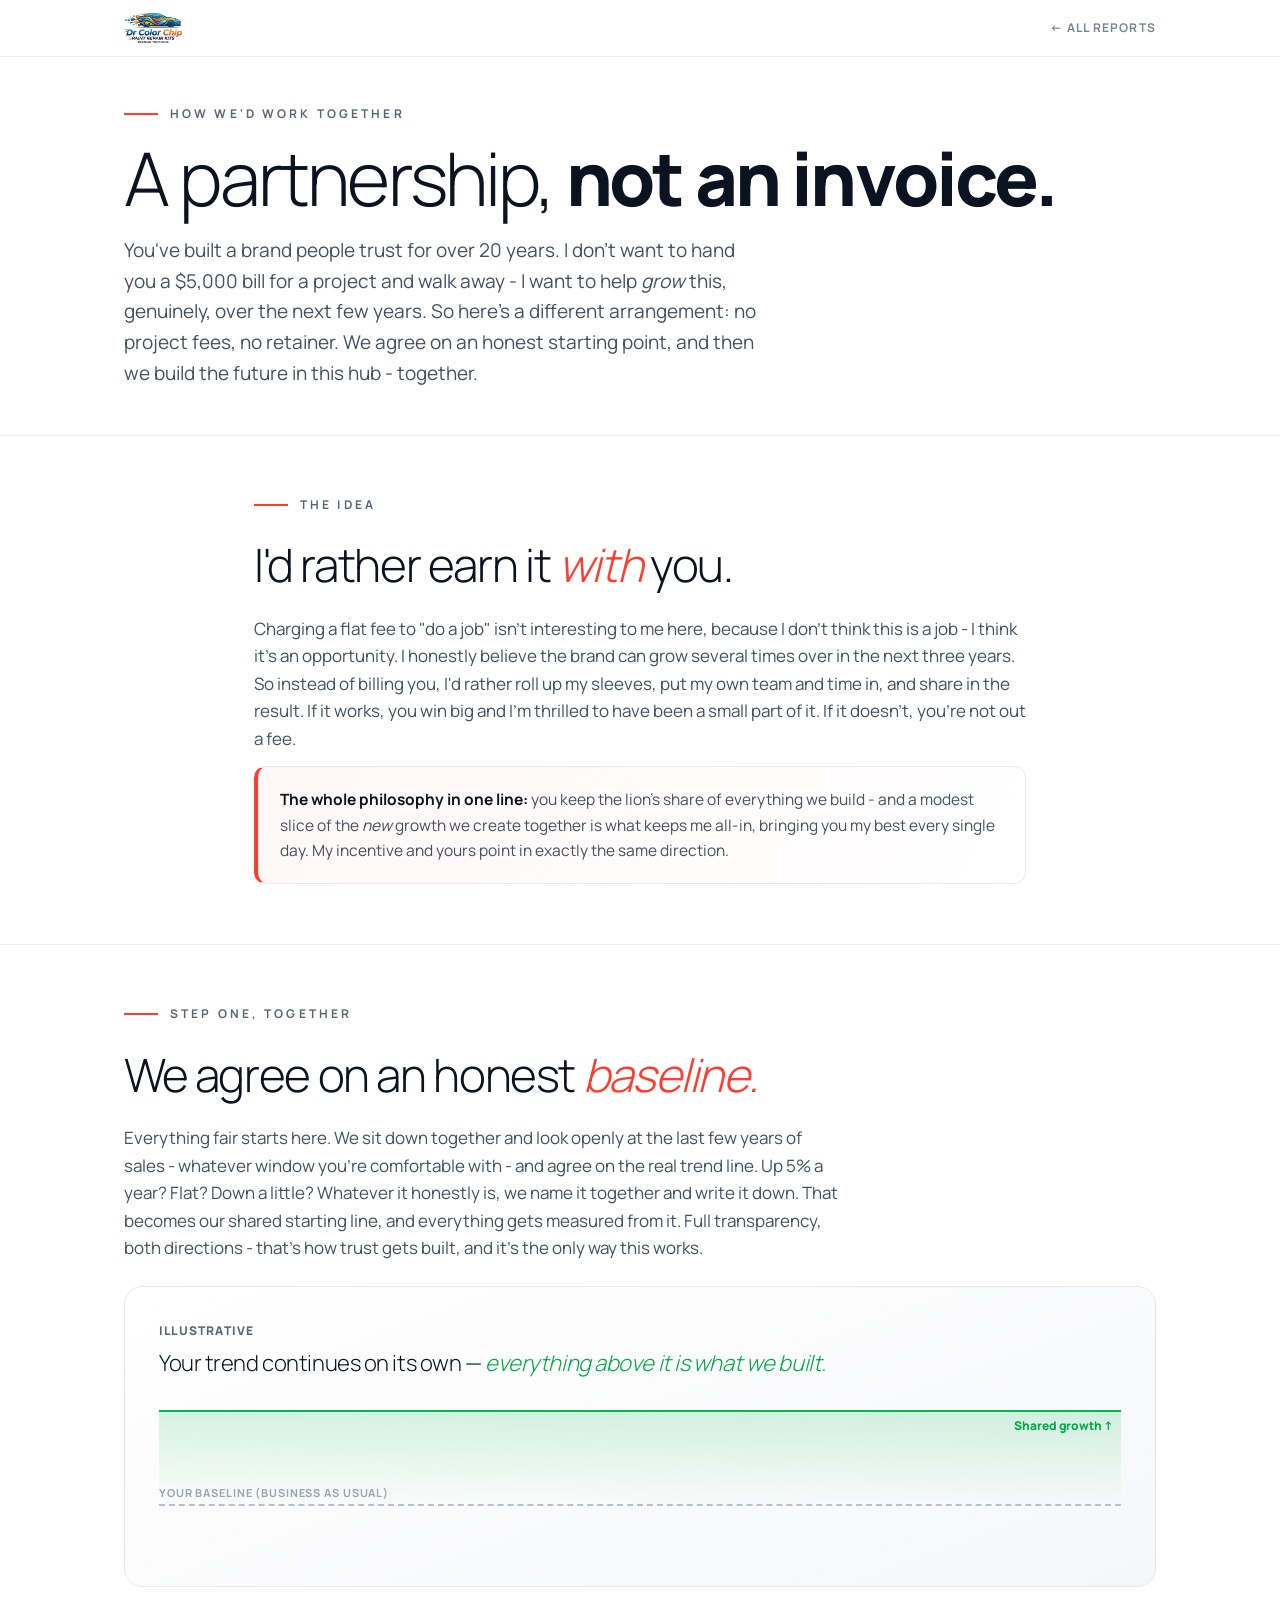
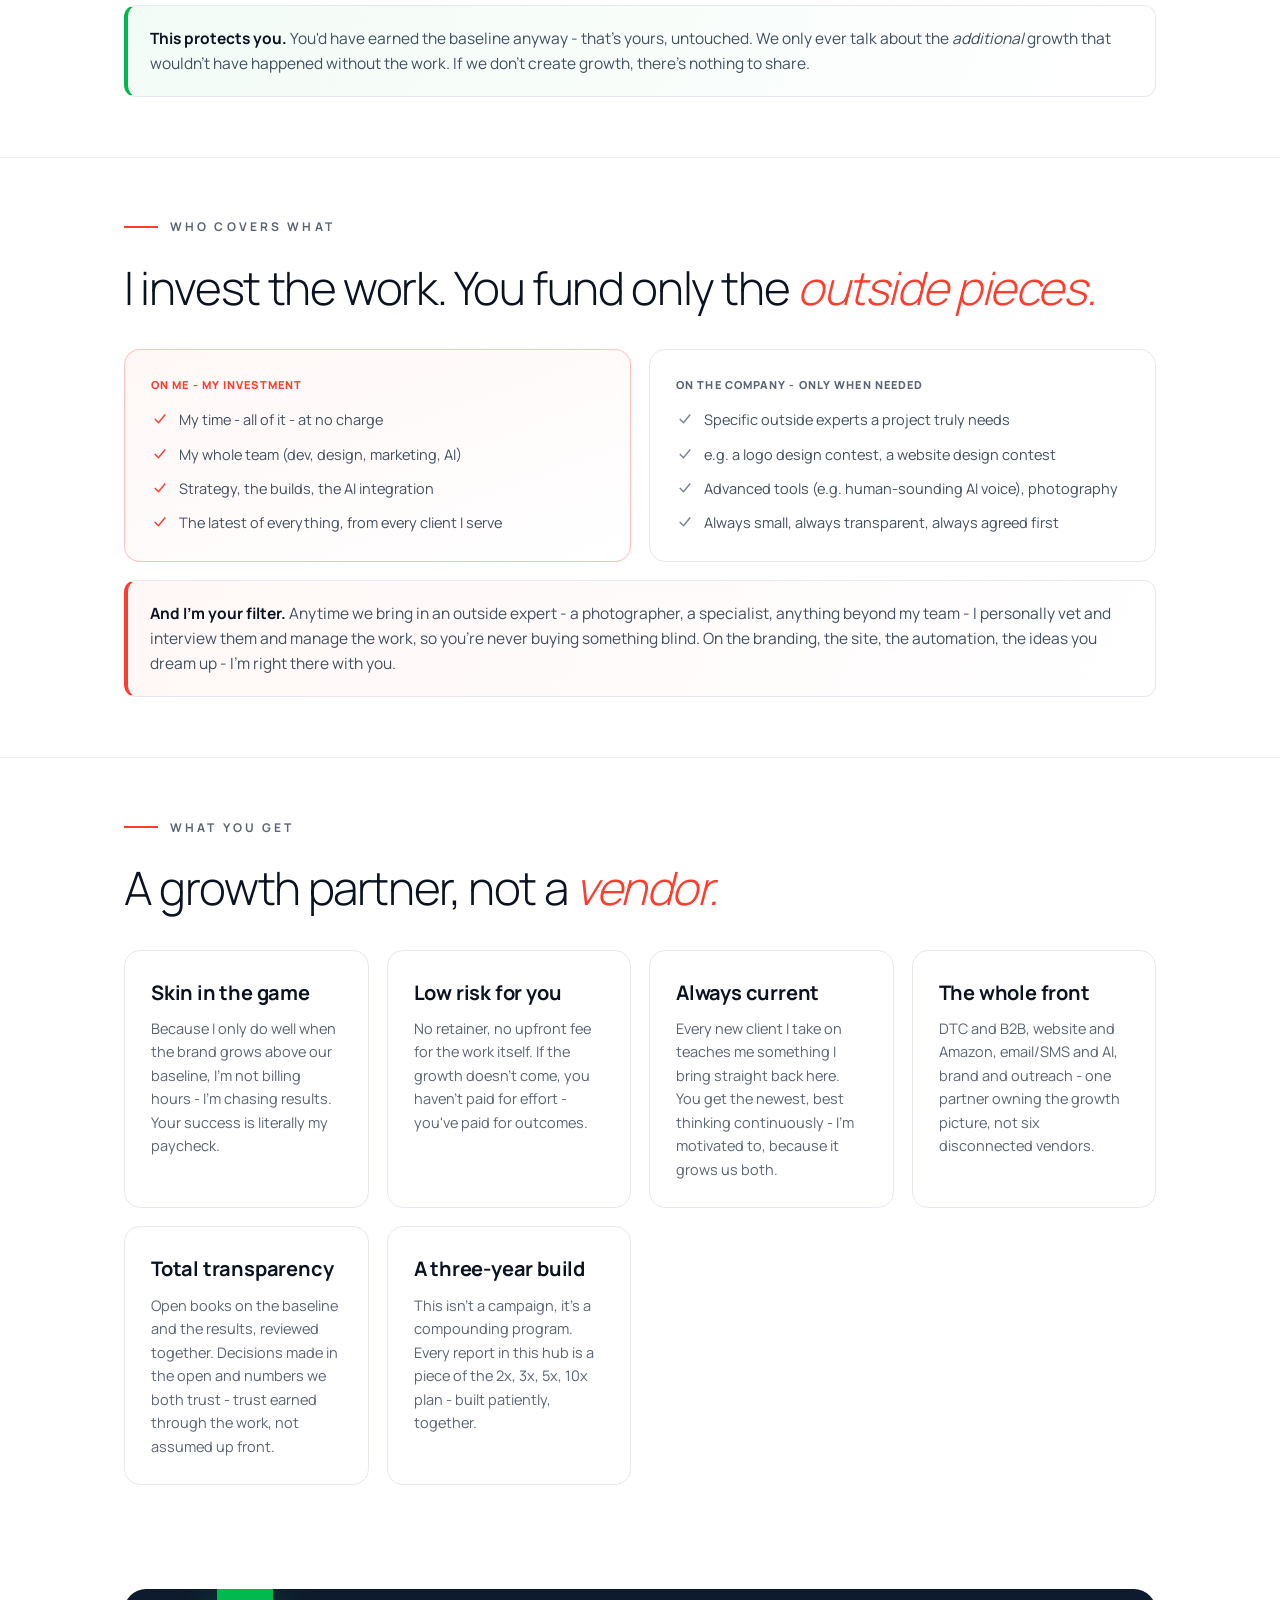
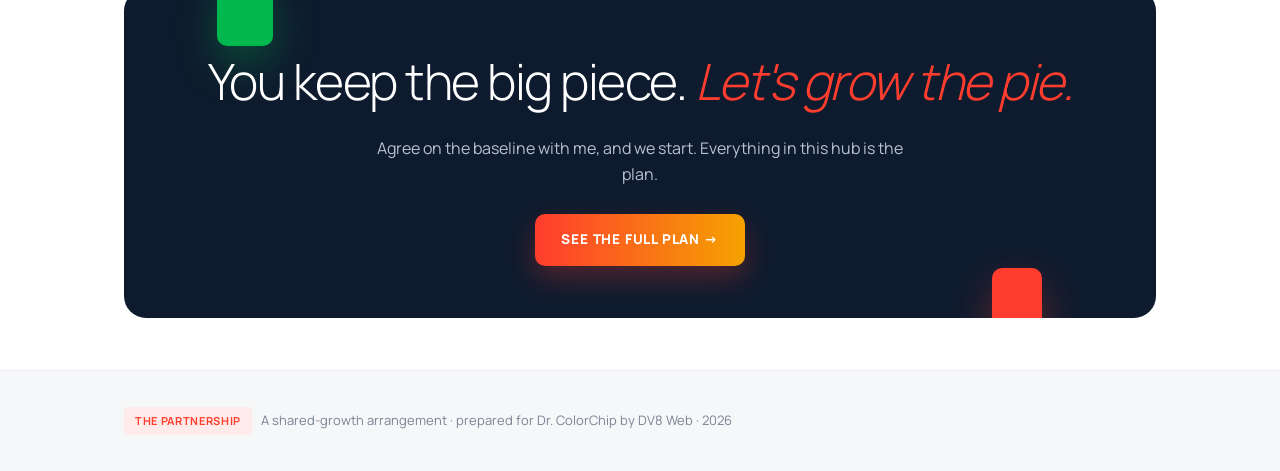
<file: reports/partnership/index.html>
<!DOCTYPE html>
<html lang="en">
<head>
<meta charset="utf-8">
<meta name="viewport" content="width=device-width, initial-scale=1">
<title>Let's Grow It Together - A Partnership, Not an Invoice | Dr. ColorChip x DV8 Web</title>
<meta name="description" content="A different way to work: no project fees. We agree on an honest baseline, then grow the brand together over the next few years - and we only do well when Dr. ColorChip does.">
<meta name="robots" content="noindex">
<link rel="preconnect" href="https://fonts.googleapis.com">
<link rel="preconnect" href="https://fonts.gstatic.com" crossorigin>
<link href="https://fonts.googleapis.com/css2?family=Manrope:wght@300;400;500;600;700;800&display=swap" rel="stylesheet">
<link rel="stylesheet" href="../report.css">
<style>
  .baseline{position:relative;border:1px solid var(--line);border-radius:18px;padding:34px;background:linear-gradient(160deg,#fff,var(--soft));margin-top:24px;overflow:hidden}
  .chart{height:150px;display:flex;align-items:flex-end;gap:0;margin-top:20px;position:relative}
  .chart .base{position:absolute;left:0;right:0;bottom:46px;border-top:2px dashed #B9C0CB}
  .chart .baselab{position:absolute;left:0;bottom:50px;font-size:11px;font-weight:700;letter-spacing:.08em;text-transform:uppercase;color:#9AA3AF}
  .chart .growth{position:absolute;left:0;right:0;bottom:46px;top:8px;background:linear-gradient(180deg,rgba(0,184,77,.16),rgba(0,184,77,0));border-top:2px solid #00B84D}
  .chart .growthlab{position:absolute;right:8px;top:14px;font-size:12px;font-weight:800;color:#00A846}
  .who{display:grid;grid-template-columns:1fr 1fr;gap:18px;margin-top:24px}
  .who .col{border:1px solid var(--line);border-radius:16px;padding:26px}
  .who .col.mine{border-color:rgba(255,61,46,.3);background:linear-gradient(160deg,rgba(255,61,46,.04),#fff)}
  .who .lab{font-size:11px;font-weight:800;letter-spacing:.1em;text-transform:uppercase;margin-bottom:14px}
  .who ul{list-style:none;padding:0;margin:0;display:flex;flex-direction:column;gap:11px}
  .who li{display:flex;gap:10px;font-size:14.5px;color:var(--text)}
  .who li svg{flex:none;margin-top:2px}
  @media(max-width:700px){.who{grid-template-columns:1fr}}
</style>
</head>
<body>

<header class="site">
  <div class="wrap">
    <a href="../"><img src="../../site/assets/logo-full.png" alt="Dr. ColorChip"></a>
    <a class="bk" href="../">&larr; All reports</a>
  </div>
</header>

<main>
<section class="hero">
  <div class="wrap">
    <span class="eyebrow">How we'd work together</span>
    <h1>A partnership, <b>not an invoice.</b></h1>
    <p class="lede">You've built a brand people trust for over 20 years. I don't want to hand you a $5,000 bill for a project and walk away - I want to help <em>grow</em> this, genuinely, over the next few years. So here's a different arrangement: no project fees, no retainer. We agree on an honest starting point, and then we build the future in this hub - together.</p>
  </div>
</section>

<!-- THE IDEA -->
<section>
  <div class="wrap narrow">
    <span class="eyebrow">The idea</span>
    <h2 style="margin-top:14px">I'd rather earn it <i>with</i> you.</h2>
    <p style="color:var(--text);font-size:17px">Charging a flat fee to "do a job" isn't interesting to me here, because I don't think this is a job - I think it's an opportunity. I honestly believe the brand can grow several times over in the next three years. So instead of billing you, I'd rather roll up my sleeves, put my own team and time in, and share in the result. If it works, you win big and I'm thrilled to have been a small part of it. If it doesn't, you're not out a fee.</p>
    <div class="callout"><b>The whole philosophy in one line:</b> you keep the lion's share of everything we build - and a modest slice of the <em>new</em> growth we create together is what keeps me all-in, bringing you my best every single day. My incentive and yours point in exactly the same direction.</div>
  </div>
</section>

<!-- THE BASELINE -->
<section>
  <div class="wrap">
    <span class="eyebrow">Step one, together</span>
    <h2 style="margin-top:14px">We agree on an honest <i>baseline.</i></h2>
    <p style="color:var(--text);font-size:17px;max-width:720px">Everything fair starts here. We sit down together and look openly at the last few years of sales - whatever window you're comfortable with - and agree on the real trend line. Up 5% a year? Flat? Down a little? Whatever it honestly is, we name it together and write it down. That becomes our shared starting line, and everything gets measured from it. Full transparency, both directions - that's how trust gets built, and it's the only way this works.</p>
    <div class="baseline">
      <div style="font-size:12px;font-weight:800;letter-spacing:.1em;text-transform:uppercase;color:var(--muted)">Illustrative</div>
      <div style="font-weight:300;font-size:22px;letter-spacing:-.02em;margin-top:6px">Your trend continues on its own &mdash; <span style="color:#00A846;font-style:italic">everything above it is what we built.</span></div>
      <div class="chart">
        <div class="base"></div>
        <div class="baselab">Your baseline (business as usual)</div>
        <div class="growth"></div>
        <div class="growthlab">Shared growth &uarr;</div>
      </div>
    </div>
    <div class="callout green" style="margin-top:18px"><b>This protects you.</b> You'd have earned the baseline anyway - that's yours, untouched. We only ever talk about the <em>additional</em> growth that wouldn't have happened without the work. If we don't create growth, there's nothing to share.</div>
  </div>
</section>

<!-- WHO PAYS FOR WHAT -->
<section>
  <div class="wrap">
    <span class="eyebrow">Who covers what</span>
    <h2 style="margin-top:14px">I invest the work. You fund only the <i>outside pieces.</i></h2>
    <div class="who">
      <div class="col mine">
        <div class="lab" style="color:var(--red)">On me - my investment</div>
        <ul>
          <li><svg width="18" height="18" viewBox="0 0 24 24" fill="none" stroke="#FF3D2E" stroke-width="2"><path d="m5 12 5 5 9-11"/></svg>My time - all of it - at no charge</li>
          <li><svg width="18" height="18" viewBox="0 0 24 24" fill="none" stroke="#FF3D2E" stroke-width="2"><path d="m5 12 5 5 9-11"/></svg>My whole team (dev, design, marketing, AI)</li>
          <li><svg width="18" height="18" viewBox="0 0 24 24" fill="none" stroke="#FF3D2E" stroke-width="2"><path d="m5 12 5 5 9-11"/></svg>Strategy, the builds, the AI integration</li>
          <li><svg width="18" height="18" viewBox="0 0 24 24" fill="none" stroke="#FF3D2E" stroke-width="2"><path d="m5 12 5 5 9-11"/></svg>The latest of everything, from every client I serve</li>
        </ul>
      </div>
      <div class="col">
        <div class="lab" style="color:var(--muted)">On the company - only when needed</div>
        <ul>
          <li><svg width="18" height="18" viewBox="0 0 24 24" fill="none" stroke="#7A8492" stroke-width="2"><path d="m5 12 5 5 9-11"/></svg>Specific outside experts a project truly needs</li>
          <li><svg width="18" height="18" viewBox="0 0 24 24" fill="none" stroke="#7A8492" stroke-width="2"><path d="m5 12 5 5 9-11"/></svg>e.g. a logo design contest, a website design contest</li>
          <li><svg width="18" height="18" viewBox="0 0 24 24" fill="none" stroke="#7A8492" stroke-width="2"><path d="m5 12 5 5 9-11"/></svg>Advanced tools (e.g. human-sounding AI voice), photography</li>
          <li><svg width="18" height="18" viewBox="0 0 24 24" fill="none" stroke="#7A8492" stroke-width="2"><path d="m5 12 5 5 9-11"/></svg>Always small, always transparent, always agreed first</li>
        </ul>
      </div>
    </div>
    <div class="callout" style="margin-top:18px"><b>And I'm your filter.</b> Anytime we bring in an outside expert - a photographer, a specialist, anything beyond my team - I personally vet and interview them and manage the work, so you're never buying something blind. On the branding, the site, the automation, the ideas you dream up - I'm right there with you.</div>
  </div>
</section>

<!-- WHY IT'S A GOOD DEAL FOR THEM -->
<section>
  <div class="wrap">
    <span class="eyebrow">What you get</span>
    <h2 style="margin-top:14px">A growth partner, not a <i>vendor.</i></h2>
    <div class="grid g3" style="margin-top:24px">
      <div class="card"><h3>Skin in the game</h3><p>Because I only do well when the brand grows above our baseline, I'm not billing hours - I'm chasing results. Your success is literally my paycheck.</p></div>
      <div class="card"><h3>Low risk for you</h3><p>No retainer, no upfront fee for the work itself. If the growth doesn't come, you haven't paid for effort - you've paid for outcomes.</p></div>
      <div class="card"><h3>Always current</h3><p>Every new client I take on teaches me something I bring straight back here. You get the newest, best thinking continuously - I'm motivated to, because it grows us both.</p></div>
      <div class="card"><h3>The whole front</h3><p>DTC and B2B, website and Amazon, email/SMS and AI, brand and outreach - one partner owning the growth picture, not six disconnected vendors.</p></div>
      <div class="card"><h3>Total transparency</h3><p>Open books on the baseline and the results, reviewed together. Decisions made in the open and numbers we both trust - trust earned through the work, not assumed up front.</p></div>
      <div class="card"><h3>A three-year build</h3><p>This isn't a campaign, it's a compounding program. Every report in this hub is a piece of the 2x, 3x, 5x, 10x plan - built patiently, together.</p></div>
    </div>
  </div>
</section>

<div class="wrap">
  <div class="cta-band">
    <div class="sq" style="width:56px;height:72px;background:#00B84D;top:-15px;left:9%;--r:-7deg;animation:floaty 7s ease-in-out infinite;box-shadow:0 18px 40px rgba(0,184,77,.3)"></div>
    <div class="sq" style="width:50px;height:64px;background:#FF3D2E;bottom:-14px;right:11%;--r:9deg;animation:floaty 8s ease-in-out .5s infinite;box-shadow:0 18px 40px rgba(255,61,46,.34)"></div>
    <div style="position:relative">
      <h2 style="font-size:clamp(28px,4.4vw,50px)">You keep the big piece. <i>Let's grow the pie.</i></h2>
      <p style="max-width:560px;margin:14px auto 26px">Agree on the baseline with me, and we start. Everything in this hub is the plan.</p>
      <a class="btn btn-primary" href="../">See the full plan &rarr;</a>
    </div>
  </div>
</div>
</main>

<footer class="site">
  <div class="wrap"><p style="margin:0"><span class="demoflag">The partnership</span> &nbsp; A shared-growth arrangement &middot; prepared for Dr. ColorChip by DV8 Web &middot; 2026</p></div>
</footer>

<script src="../track.js" defer></script>
</body>
</html>
</file>
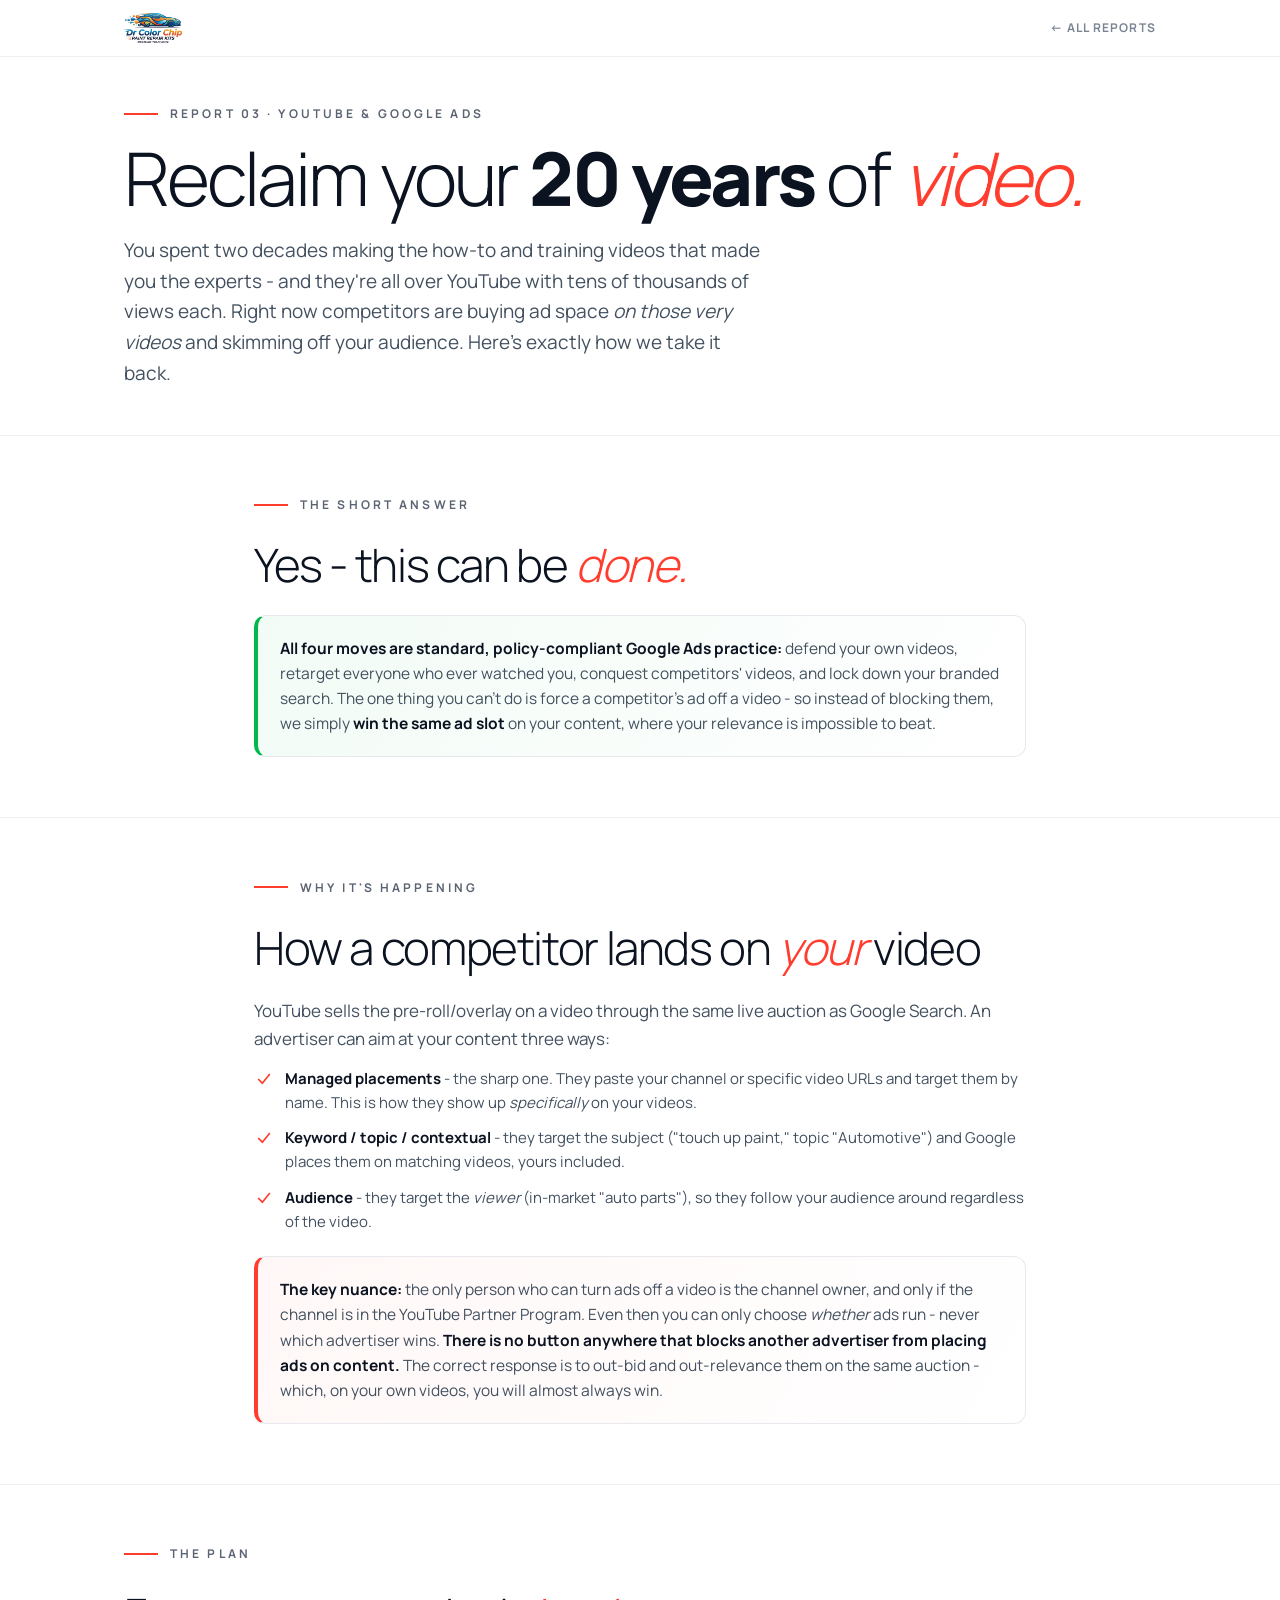
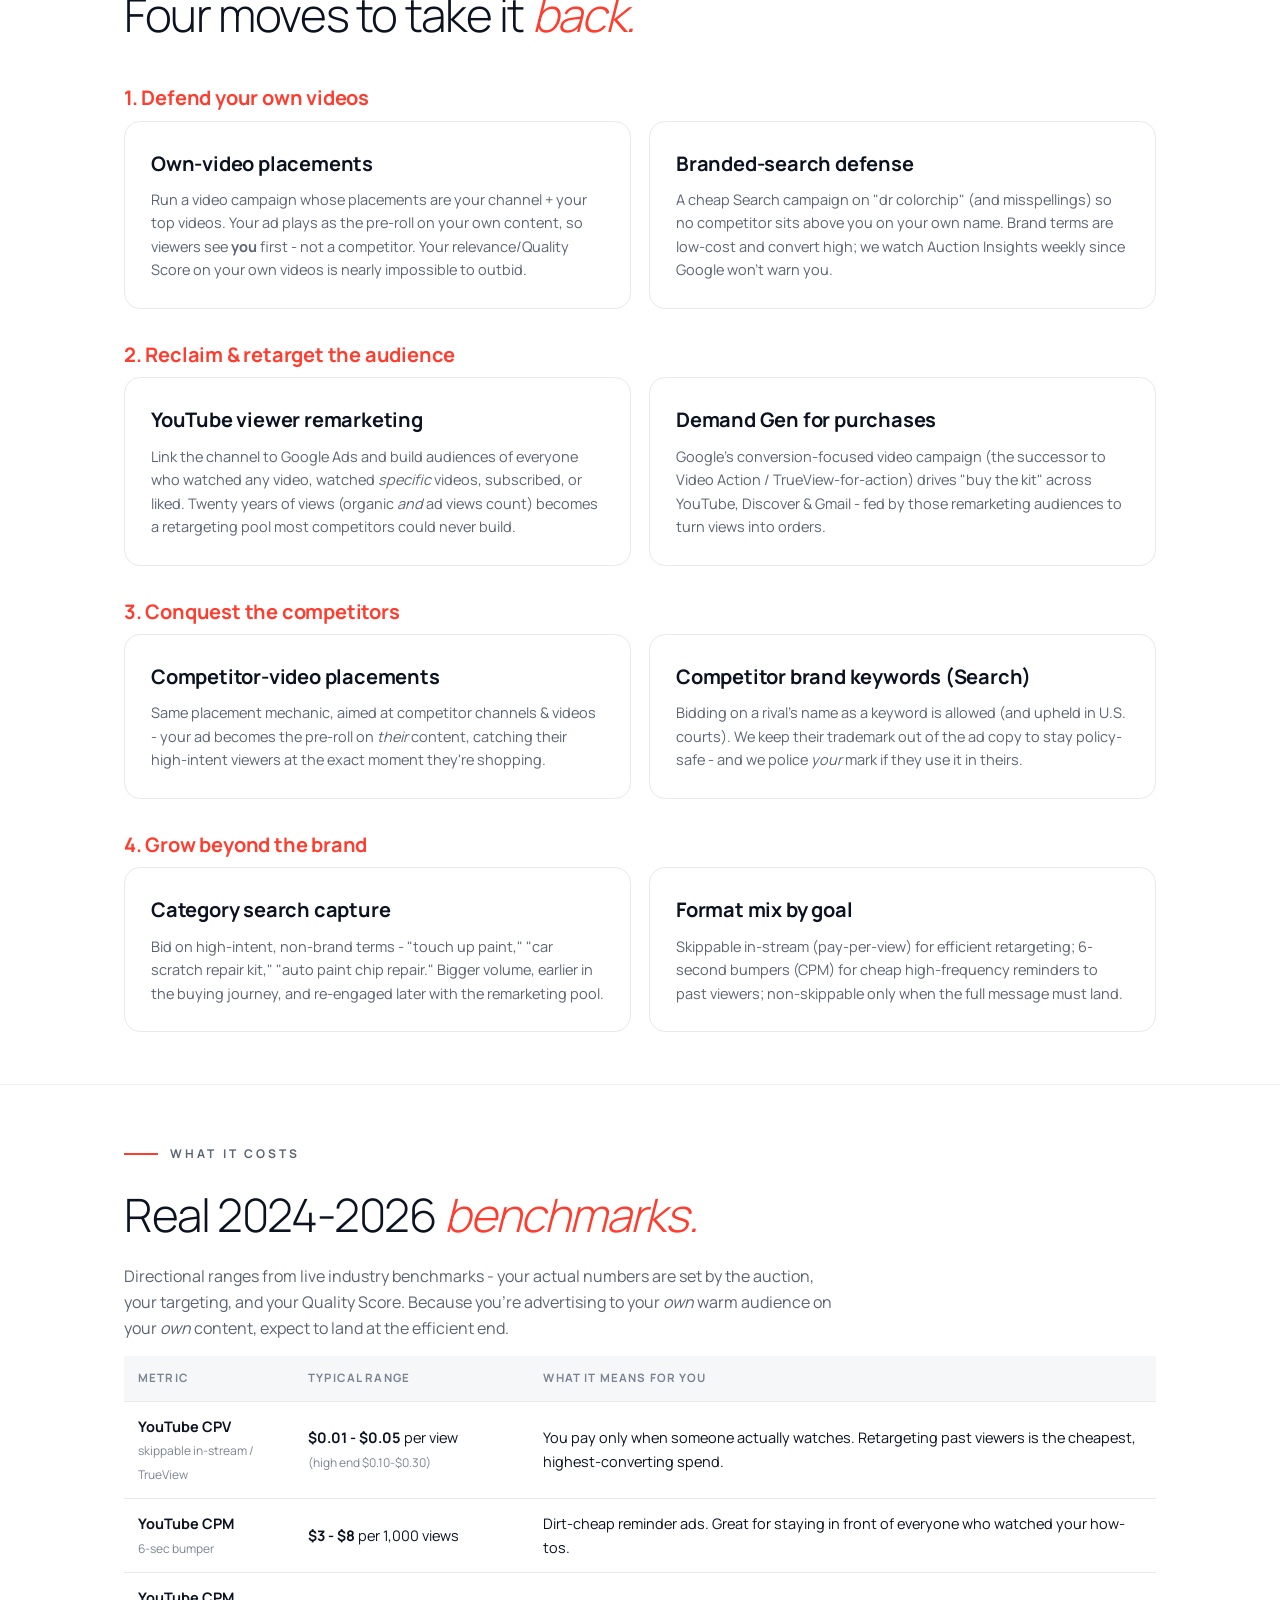
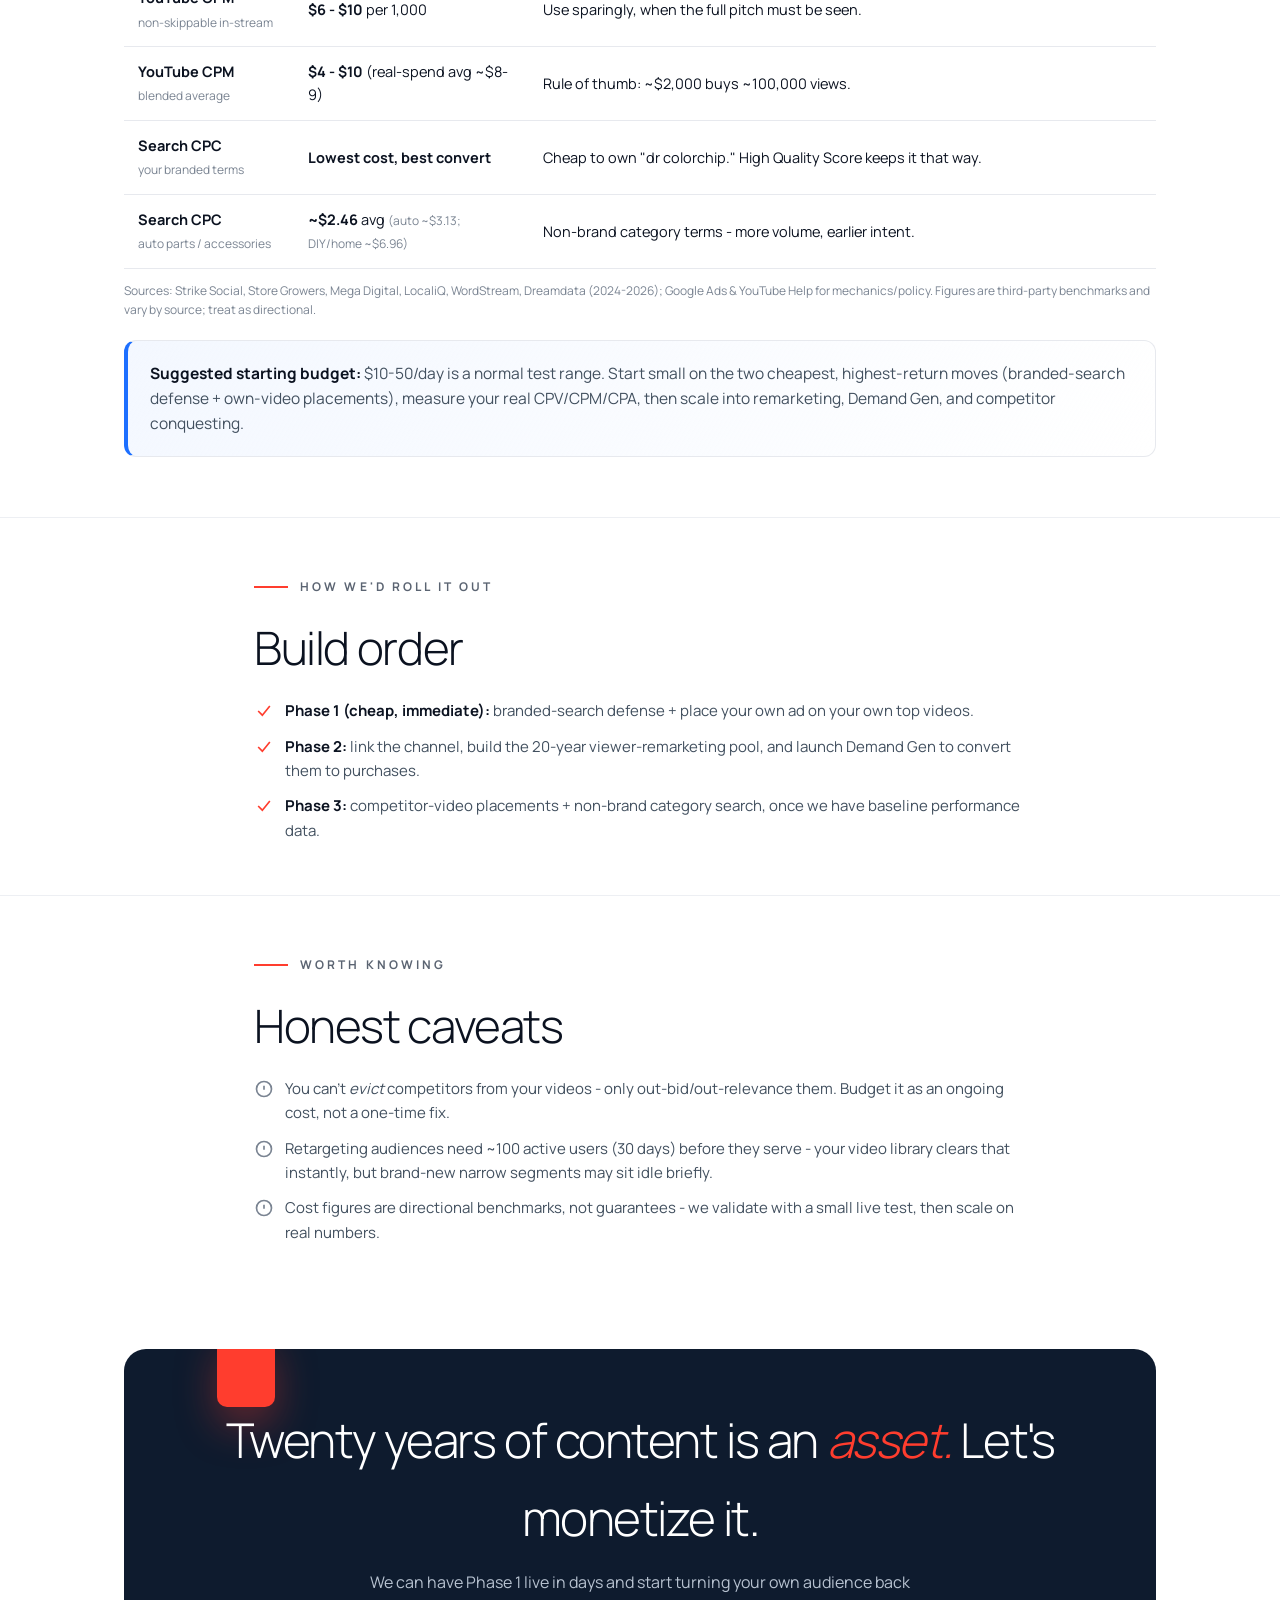
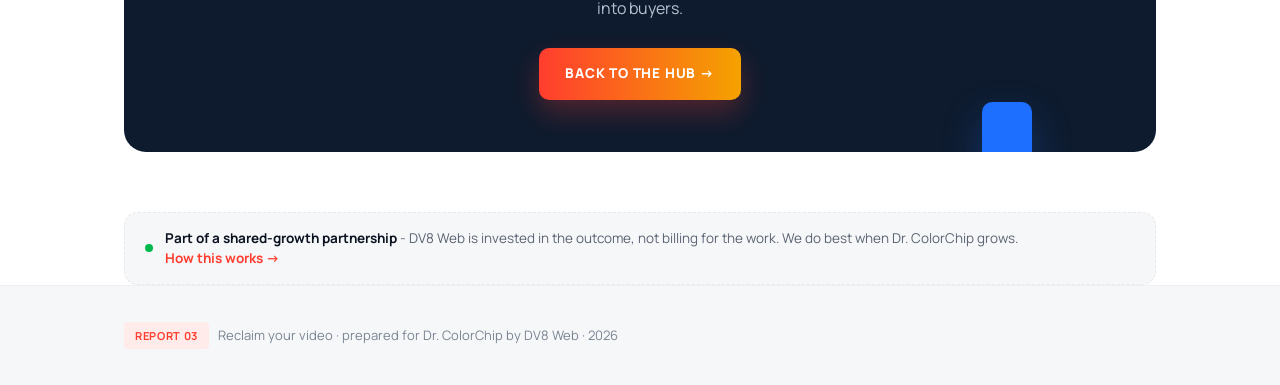
<file: reports/video-reclaim/index.html>
<!DOCTYPE html>
<html lang="en">
<head>
<meta charset="utf-8">
<meta name="viewport" content="width=device-width, initial-scale=1">
<title>Reclaim Your 20 Years of Video - YouTube Ad Strategy | Dr. ColorChip x DV8 Web</title>
<meta name="description" content="Competitors are advertising on Dr. ColorChip's own YouTube how-to videos and poaching the audience. Here's a concrete Google/YouTube Ads plan to take it back - with tactics, campaign types, and real cost benchmarks.">
<meta name="robots" content="noindex">
<link rel="preconnect" href="https://fonts.googleapis.com">
<link rel="preconnect" href="https://fonts.gstatic.com" crossorigin>
<link href="https://fonts.googleapis.com/css2?family=Manrope:wght@300;400;500;600;700;800&display=swap" rel="stylesheet">
<link rel="stylesheet" href="../report.css">
</head>
<body>

<header class="site">
  <div class="wrap">
    <a href="../"><img src="../../site/assets/logo-full.png" alt="Dr. ColorChip"></a>
    <a class="bk" href="../">&larr; All reports</a>
  </div>
</header>

<main>
<section class="hero">
  <div class="wrap">
    <span class="eyebrow">Report 03 &middot; YouTube &amp; Google Ads</span>
    <h1>Reclaim your <b>20 years</b> of <i>video.</i></h1>
    <p class="lede">You spent two decades making the how-to and training videos that made you the experts - and they're all over YouTube with tens of thousands of views each. Right now competitors are buying ad space <em>on those very videos</em> and skimming off your audience. Here's exactly how we take it back.</p>
  </div>
</section>

<!-- VERDICT -->
<section>
  <div class="wrap narrow">
    <span class="eyebrow">The short answer</span>
    <h2 style="margin-top:14px">Yes - this can be <i>done.</i></h2>
    <div class="callout green"><b>All four moves are standard, policy-compliant Google Ads practice:</b> defend your own videos, retarget everyone who ever watched you, conquest competitors' videos, and lock down your branded search. The one thing you can't do is force a competitor's ad off a video - so instead of blocking them, we simply <b>win the same ad slot</b> on your content, where your relevance is impossible to beat.</div>
  </div>
</section>

<!-- HOW IT WORKS -->
<section>
  <div class="wrap narrow">
    <span class="eyebrow">Why it's happening</span>
    <h2 style="margin-top:14px">How a competitor lands on <i>your</i> video</h2>
    <p style="color:var(--text);font-size:17px">YouTube sells the pre-roll/overlay on a video through the same live auction as Google Search. An advertiser can aim at your content three ways:</p>
    <ul class="clean">
      <li><svg width="20" height="20" viewBox="0 0 24 24" fill="none" stroke="#FF3D2E" stroke-width="2"><path d="m5 12 5 5 9-11"/></svg><span><b>Managed placements</b> - the sharp one. They paste your channel or specific video URLs and target them by name. This is how they show up <em>specifically</em> on your videos.</span></li>
      <li><svg width="20" height="20" viewBox="0 0 24 24" fill="none" stroke="#FF3D2E" stroke-width="2"><path d="m5 12 5 5 9-11"/></svg><span><b>Keyword / topic / contextual</b> - they target the subject ("touch up paint," topic "Automotive") and Google places them on matching videos, yours included.</span></li>
      <li><svg width="20" height="20" viewBox="0 0 24 24" fill="none" stroke="#FF3D2E" stroke-width="2"><path d="m5 12 5 5 9-11"/></svg><span><b>Audience</b> - they target the <em>viewer</em> (in-market "auto parts"), so they follow your audience around regardless of the video.</span></li>
    </ul>
    <div class="callout" style="margin-top:22px"><b>The key nuance:</b> the only person who can turn ads off a video is the channel owner, and only if the channel is in the YouTube Partner Program. Even then you can only choose <em>whether</em> ads run - never which advertiser wins. <b>There is no button anywhere that blocks another advertiser from placing ads on content.</b> The correct response is to out-bid and out-relevance them on the same auction - which, on your own videos, you will almost always win.</div>
  </div>
</section>

<!-- THE PLAN -->
<section>
  <div class="wrap">
    <span class="eyebrow">The plan</span>
    <h2 style="margin-top:14px">Four moves to take it <i>back.</i></h2>

    <h3 style="margin:30px 0 6px;color:var(--red)">1. Defend your own videos</h3>
    <div class="grid g2">
      <div class="card"><h3>Own-video placements</h3><p>Run a video campaign whose placements are your channel + your top videos. Your ad plays as the pre-roll on your own content, so viewers see <b>you</b> first - not a competitor. Your relevance/Quality Score on your own videos is nearly impossible to outbid.</p></div>
      <div class="card"><h3>Branded-search defense</h3><p>A cheap Search campaign on "dr colorchip" (and misspellings) so no competitor sits above you on your own name. Brand terms are low-cost and convert high; we watch Auction Insights weekly since Google won't warn you.</p></div>
    </div>

    <h3 style="margin:30px 0 6px;color:var(--red)">2. Reclaim &amp; retarget the audience</h3>
    <div class="grid g2">
      <div class="card"><h3>YouTube viewer remarketing</h3><p>Link the channel to Google Ads and build audiences of everyone who watched any video, watched <em>specific</em> videos, subscribed, or liked. Twenty years of views (organic <em>and</em> ad views count) becomes a retargeting pool most competitors could never build.</p></div>
      <div class="card"><h3>Demand Gen for purchases</h3><p>Google's conversion-focused video campaign (the successor to Video Action / TrueView-for-action) drives "buy the kit" across YouTube, Discover &amp; Gmail - fed by those remarketing audiences to turn views into orders.</p></div>
    </div>

    <h3 style="margin:30px 0 6px;color:var(--red)">3. Conquest the competitors</h3>
    <div class="grid g2">
      <div class="card"><h3>Competitor-video placements</h3><p>Same placement mechanic, aimed at competitor channels &amp; videos - your ad becomes the pre-roll on <em>their</em> content, catching their high-intent viewers at the exact moment they're shopping.</p></div>
      <div class="card"><h3>Competitor brand keywords (Search)</h3><p>Bidding on a rival's name as a keyword is allowed (and upheld in U.S. courts). We keep their trademark out of the ad copy to stay policy-safe - and we police <em>your</em> mark if they use it in theirs.</p></div>
    </div>

    <h3 style="margin:30px 0 6px;color:var(--red)">4. Grow beyond the brand</h3>
    <div class="grid g2">
      <div class="card"><h3>Category search capture</h3><p>Bid on high-intent, non-brand terms - "touch up paint," "car scratch repair kit," "auto paint chip repair." Bigger volume, earlier in the buying journey, and re-engaged later with the remarketing pool.</p></div>
      <div class="card"><h3>Format mix by goal</h3><p>Skippable in-stream (pay-per-view) for efficient retargeting; 6-second bumpers (CPM) for cheap high-frequency reminders to past viewers; non-skippable only when the full message must land.</p></div>
    </div>
  </div>
</section>

<!-- COSTS -->
<section>
  <div class="wrap">
    <span class="eyebrow">What it costs</span>
    <h2 style="margin-top:14px">Real 2024-2026 <i>benchmarks.</i></h2>
    <p style="color:var(--muted);max-width:720px">Directional ranges from live industry benchmarks - your actual numbers are set by the auction, your targeting, and your Quality Score. Because you're advertising to your <em>own</em> warm audience on your <em>own</em> content, expect to land at the efficient end.</p>
    <table class="rt">
      <thead><tr><th>Metric</th><th>Typical range</th><th>What it means for you</th></tr></thead>
      <tbody>
        <tr><td><b>YouTube CPV</b><br><span class="src">skippable in-stream / TrueView</span></td><td><b>$0.01 - $0.05</b> per view<br><span class="src">(high end $0.10-$0.30)</span></td><td>You pay only when someone actually watches. Retargeting past viewers is the cheapest, highest-converting spend.</td></tr>
        <tr><td><b>YouTube CPM</b><br><span class="src">6-sec bumper</span></td><td><b>$3 - $8</b> per 1,000 views</td><td>Dirt-cheap reminder ads. Great for staying in front of everyone who watched your how-tos.</td></tr>
        <tr><td><b>YouTube CPM</b><br><span class="src">non-skippable in-stream</span></td><td><b>$6 - $10</b> per 1,000</td><td>Use sparingly, when the full pitch must be seen.</td></tr>
        <tr><td><b>YouTube CPM</b><br><span class="src">blended average</span></td><td><b>$4 - $10</b> (real-spend avg ~$8-9)</td><td>Rule of thumb: ~$2,000 buys ~100,000 views.</td></tr>
        <tr><td><b>Search CPC</b><br><span class="src">your branded terms</span></td><td><b>Lowest cost, best convert</b></td><td>Cheap to own "dr colorchip." High Quality Score keeps it that way.</td></tr>
        <tr><td><b>Search CPC</b><br><span class="src">auto parts / accessories</span></td><td><b>~$2.46</b> avg <span class="src">(auto ~$3.13; DIY/home ~$6.96)</span></td><td>Non-brand category terms - more volume, earlier intent.</td></tr>
      </tbody>
    </table>
    <p class="src" style="margin-top:12px">Sources: Strike Social, Store Growers, Mega Digital, LocaliQ, WordStream, Dreamdata (2024-2026); Google Ads &amp; YouTube Help for mechanics/policy. Figures are third-party benchmarks and vary by source; treat as directional.</p>
    <div class="callout blue" style="margin-top:20px"><b>Suggested starting budget:</b> $10-50/day is a normal test range. Start small on the two cheapest, highest-return moves (branded-search defense + own-video placements), measure your real CPV/CPM/CPA, then scale into remarketing, Demand Gen, and competitor conquesting.</div>
  </div>
</section>

<!-- BUILD ORDER -->
<section>
  <div class="wrap narrow">
    <span class="eyebrow">How we'd roll it out</span>
    <h2 style="margin-top:14px">Build order</h2>
    <ul class="clean">
      <li><svg width="20" height="20" viewBox="0 0 24 24" fill="none" stroke="#FF3D2E" stroke-width="2"><path d="m5 12 5 5 9-11"/></svg><span><b>Phase 1 (cheap, immediate):</b> branded-search defense + place your own ad on your own top videos.</span></li>
      <li><svg width="20" height="20" viewBox="0 0 24 24" fill="none" stroke="#FF3D2E" stroke-width="2"><path d="m5 12 5 5 9-11"/></svg><span><b>Phase 2:</b> link the channel, build the 20-year viewer-remarketing pool, and launch Demand Gen to convert them to purchases.</span></li>
      <li><svg width="20" height="20" viewBox="0 0 24 24" fill="none" stroke="#FF3D2E" stroke-width="2"><path d="m5 12 5 5 9-11"/></svg><span><b>Phase 3:</b> competitor-video placements + non-brand category search, once we have baseline performance data.</span></li>
    </ul>
  </div>
</section>

<!-- CAVEATS -->
<section>
  <div class="wrap narrow">
    <span class="eyebrow">Worth knowing</span>
    <h2 style="margin-top:14px">Honest caveats</h2>
    <ul class="clean">
      <li><svg width="20" height="20" viewBox="0 0 24 24" fill="none" stroke="#7A8492" stroke-width="2"><circle cx="12" cy="12" r="9"/><path d="M12 8v5M12 16h.01"/></svg><span>You can't <em>evict</em> competitors from your videos - only out-bid/out-relevance them. Budget it as an ongoing cost, not a one-time fix.</span></li>
      <li><svg width="20" height="20" viewBox="0 0 24 24" fill="none" stroke="#7A8492" stroke-width="2"><circle cx="12" cy="12" r="9"/><path d="M12 8v5M12 16h.01"/></svg><span>Retargeting audiences need ~100 active users (30 days) before they serve - your video library clears that instantly, but brand-new narrow segments may sit idle briefly.</span></li>
      <li><svg width="20" height="20" viewBox="0 0 24 24" fill="none" stroke="#7A8492" stroke-width="2"><circle cx="12" cy="12" r="9"/><path d="M12 8v5M12 16h.01"/></svg><span>Cost figures are directional benchmarks, not guarantees - we validate with a small live test, then scale on real numbers.</span></li>
    </ul>
  </div>
</section>

<div class="wrap">
  <div class="cta-band">
    <div class="sq" style="width:58px;height:74px;background:#FF3D2E;top:-16px;left:9%;--r:-8deg;animation:floaty 7s ease-in-out infinite;box-shadow:0 18px 40px rgba(255,61,46,.35)"></div>
    <div class="sq" style="width:50px;height:64px;background:#1D6FFF;bottom:-14px;right:12%;--r:10deg;animation:floaty 8s ease-in-out .5s infinite;box-shadow:0 18px 40px rgba(29,111,255,.3)"></div>
    <div style="position:relative">
      <h2 style="font-size:clamp(28px,4.4vw,48px)">Twenty years of content is an <i>asset.</i> Let's monetize it.</h2>
      <p style="max-width:560px;margin:14px auto 26px">We can have Phase 1 live in days and start turning your own audience back into buyers.</p>
      <a class="btn btn-primary" href="../">Back to the hub &rarr;</a>
    </div>
  </div>
</div>
</main>

<div class="partner-strip"><div class="in"><span class="d"></span><span><b>Part of a shared-growth partnership</b> - DV8 Web is invested in the outcome, not billing for the work. We do best when Dr. ColorChip grows. <a href="../partnership/">How this works &rarr;</a></span></div></div>

<footer class="site">
  <div class="wrap"><p style="margin:0"><span class="demoflag">Report 03</span> &nbsp; Reclaim your video &middot; prepared for Dr. ColorChip by DV8 Web &middot; 2026</p></div>
</footer>

<script src="../track.js" defer></script>
</body>
</html>
</file>
<file: reports/report.css>
/* Dr. ColorChip - reports design system (matches redesign concepts) */
:root{
  --ink:#0B1220; --navy:#0E1B2E; --red:#FF3D2E; --amber:#F5A200;
  --green:#00B84D; --blue:#1D6FFF; --yellow:#FFC400;
  --text:#42505F; --muted:#5B6472; --faint:#7A8492;
  --line:#E7E9EE; --line2:#EDEFF3; --soft:#F6F7F9;
}
*{box-sizing:border-box}
html{scroll-behavior:smooth}
body{margin:0;font-family:'Manrope',system-ui,sans-serif;color:var(--ink);background:#fff;-webkit-font-smoothing:antialiased;line-height:1.62}
a{color:inherit;text-decoration:none}
a:hover{color:var(--red)}
img{max-width:100%;display:block}
.wrap{max-width:1080px;margin:0 auto;padding:0 24px}
.narrow{max-width:820px}
@keyframes floaty{0%,100%{transform:translateY(0) rotate(var(--r,0deg))}50%{transform:translateY(-14px) rotate(var(--r,0deg))}}
@keyframes sweep{from{background-position:-140% 0}to{background-position:240% 0}}

header.site{position:sticky;top:0;z-index:30;background:rgba(255,255,255,.85);backdrop-filter:blur(14px);border-bottom:1px solid var(--line2)}
header.site .wrap{display:flex;align-items:center;justify-content:space-between;padding:13px 24px}
header.site img{height:30px}
header.site .bk{font-size:12px;font-weight:700;letter-spacing:.1em;text-transform:uppercase;color:var(--faint)}

.eyebrow{display:inline-flex;align-items:center;gap:12px;font-size:12px;font-weight:700;letter-spacing:.26em;text-transform:uppercase;color:var(--muted)}
.eyebrow::before{content:"";width:34px;height:2px;background:var(--red)}
h1{font-weight:300;font-size:clamp(38px,6vw,74px);line-height:.96;letter-spacing:-.038em;margin:18px 0 0}
h1 b{font-weight:800}
h1 i,h2 i,h3 i{font-style:italic;color:var(--red)}
h2{font-weight:300;font-size:clamp(28px,3.8vw,46px);letter-spacing:-.03em;margin:0 0 12px}
h3{font-weight:700;font-size:20px;letter-spacing:-.01em;margin:0 0 8px}
.lede{font-size:19px;color:var(--text);max-width:640px;margin:22px 0 0}
p{margin:0 0 14px}
section{padding:52px 0;border-top:1px solid var(--line2)}
section.hero{border-top:none;padding:40px 0 46px}

.btn{cursor:pointer;display:inline-flex;align-items:center;gap:9px;font-weight:800;font-size:13.5px;letter-spacing:.06em;text-transform:uppercase;padding:15px 26px;border-radius:10px;border:none;transition:transform .2s,box-shadow .2s,background .2s}
.btn-primary{background:linear-gradient(90deg,var(--red),var(--amber));color:#fff;box-shadow:0 12px 28px rgba(255,61,46,.28)}
.btn-primary:hover{transform:translateY(-2px);color:#fff;box-shadow:0 18px 36px rgba(255,61,46,.36)}
.btn-dark{background:var(--ink);color:#fff}
.btn-dark:hover{background:var(--red);color:#fff;transform:translateY(-2px)}
.btn-ghost{background:#fff;border:1.5px solid var(--ink);color:var(--ink)}
.btn-ghost:hover{background:var(--ink);color:#fff}

.grid{display:grid;gap:18px}
.g2{grid-template-columns:repeat(auto-fit,minmax(300px,1fr))}
.g3{grid-template-columns:repeat(auto-fit,minmax(240px,1fr))}
.g4{grid-template-columns:repeat(auto-fit,minmax(210px,1fr))}
.card{border:1px solid var(--line);border-radius:16px;padding:26px;background:#fff;transition:transform .25s,box-shadow .25s,border-color .25s}
.card.hover:hover{transform:translateY(-5px);box-shadow:0 26px 50px rgba(11,18,32,.1);border-color:rgba(255,61,46,.35)}
.card p{color:var(--muted);font-size:14.5px;margin:0}
.num{font-family:'Manrope';font-weight:800;font-size:13px;color:var(--red)}
.tag{display:inline-block;font-size:10.5px;font-weight:700;letter-spacing:.08em;text-transform:uppercase;padding:5px 10px;border-radius:4px}
.tag.ready{background:#E4F8ED;color:#00A846}
.tag.draft{background:#FFF4DC;color:#B57F00}
.tag.live{background:#FFECEA;color:var(--red)}
.tag.soon{background:#EEF1F4;color:var(--faint)}

table.rt{width:100%;border-collapse:collapse;margin-top:8px;font-size:14.5px}
table.rt th,table.rt td{text-align:left;padding:13px 14px;border-bottom:1px solid var(--line)}
table.rt th{font-size:11.5px;font-weight:700;letter-spacing:.1em;text-transform:uppercase;color:var(--faint);background:var(--soft)}
table.rt td b{color:var(--ink)}
table.rt tr:hover td{background:#fbfcfe}
.src{font-size:12px;color:var(--faint)}

.callout{border:1px solid var(--line);border-left:4px solid var(--red);border-radius:12px;padding:20px 22px;background:linear-gradient(120deg,rgba(255,61,46,.04),#fff);font-size:15.5px;color:var(--text);margin:8px 0}
.callout.blue{border-left-color:var(--blue);background:linear-gradient(120deg,rgba(29,111,255,.05),#fff)}
.callout.green{border-left-color:var(--green);background:linear-gradient(120deg,rgba(0,184,77,.05),#fff)}
.callout b{color:var(--ink)}
ul.clean{list-style:none;padding:0;margin:14px 0 0;display:flex;flex-direction:column;gap:11px}
ul.clean li{display:flex;gap:11px;align-items:flex-start;font-size:15px;color:var(--text)}
ul.clean li svg{flex:none;margin-top:2px}
ul.clean b{color:var(--ink)}

.faq details{border:1px solid var(--line);border-radius:12px;padding:16px 20px;margin-bottom:11px}
.faq summary{cursor:pointer;font-weight:700;font-size:15.5px;list-style:none;display:flex;justify-content:space-between;gap:12px;align-items:center}
.faq summary::-webkit-details-marker{display:none}
.faq summary::after{content:"+";color:var(--red);font-weight:300;font-size:23px}
.faq details[open] summary::after{content:"–"}
.faq .a{color:var(--muted);font-size:14.5px;margin-top:11px}

.cta-band{position:relative;overflow:hidden;background:var(--navy);color:#fff;border-radius:22px;padding:52px 40px;text-align:center;margin:52px 0}
.cta-band h2{color:#fff}
.cta-band p{color:#B7C2D0}
.sq{position:absolute;border-radius:10px;pointer-events:none}
.partner-strip{max-width:1080px;margin:0 auto;padding:8px 24px 0}
.partner-strip .in{border:1px dashed var(--line);border-radius:14px;padding:15px 20px;display:flex;gap:12px;align-items:center;background:var(--soft);font-size:13.5px;color:var(--muted);line-height:1.5}
.partner-strip .in b{color:var(--ink)}
.partner-strip .in .d{width:8px;height:8px;border-radius:50%;background:var(--green);flex:none}
.partner-strip .in a{color:var(--red);font-weight:700;white-space:nowrap}
footer.site{background:var(--soft);border-top:1px solid var(--line2);padding:36px 0;color:var(--faint);font-size:13px}
.demoflag{display:inline-block;background:#FFECEA;color:var(--red);font-size:11px;font-weight:700;letter-spacing:.06em;text-transform:uppercase;padding:5px 11px;border-radius:4px}
@media(max-width:820px){header.site .bk{display:none}}
</file>
